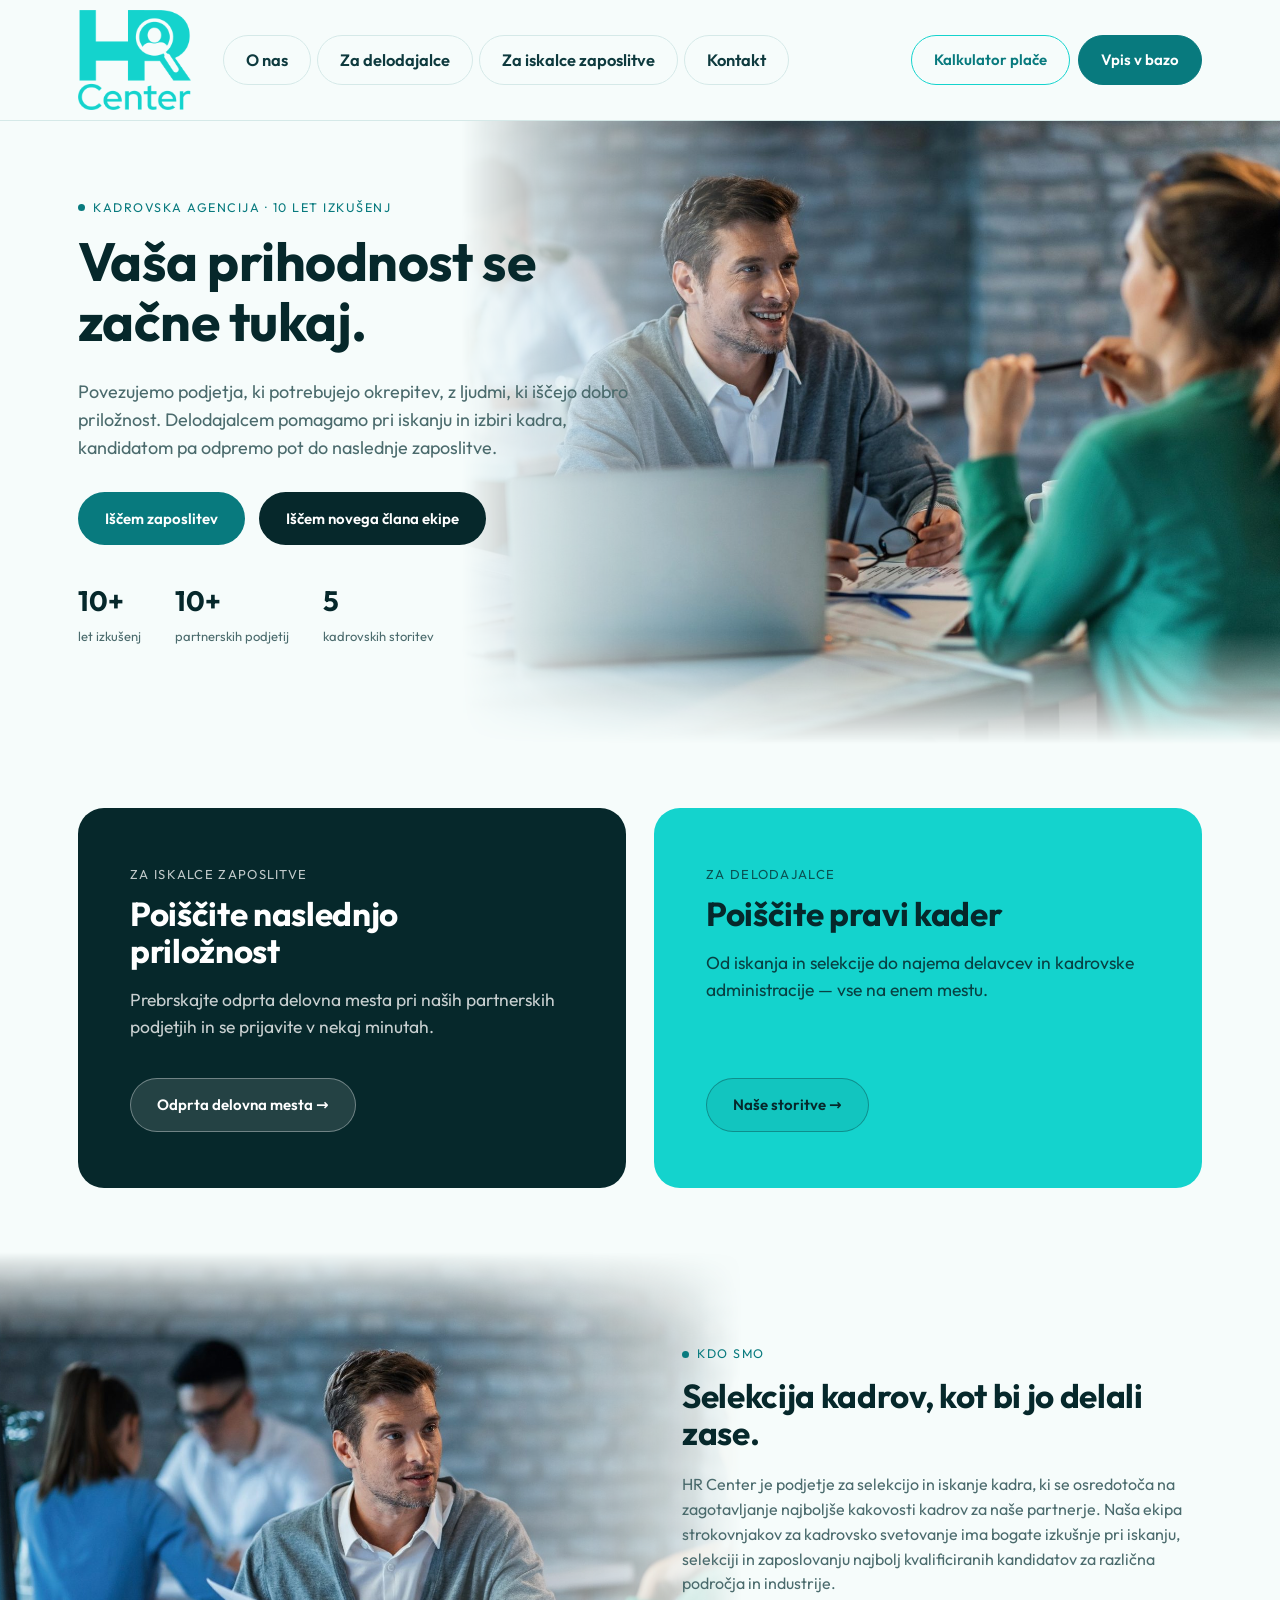
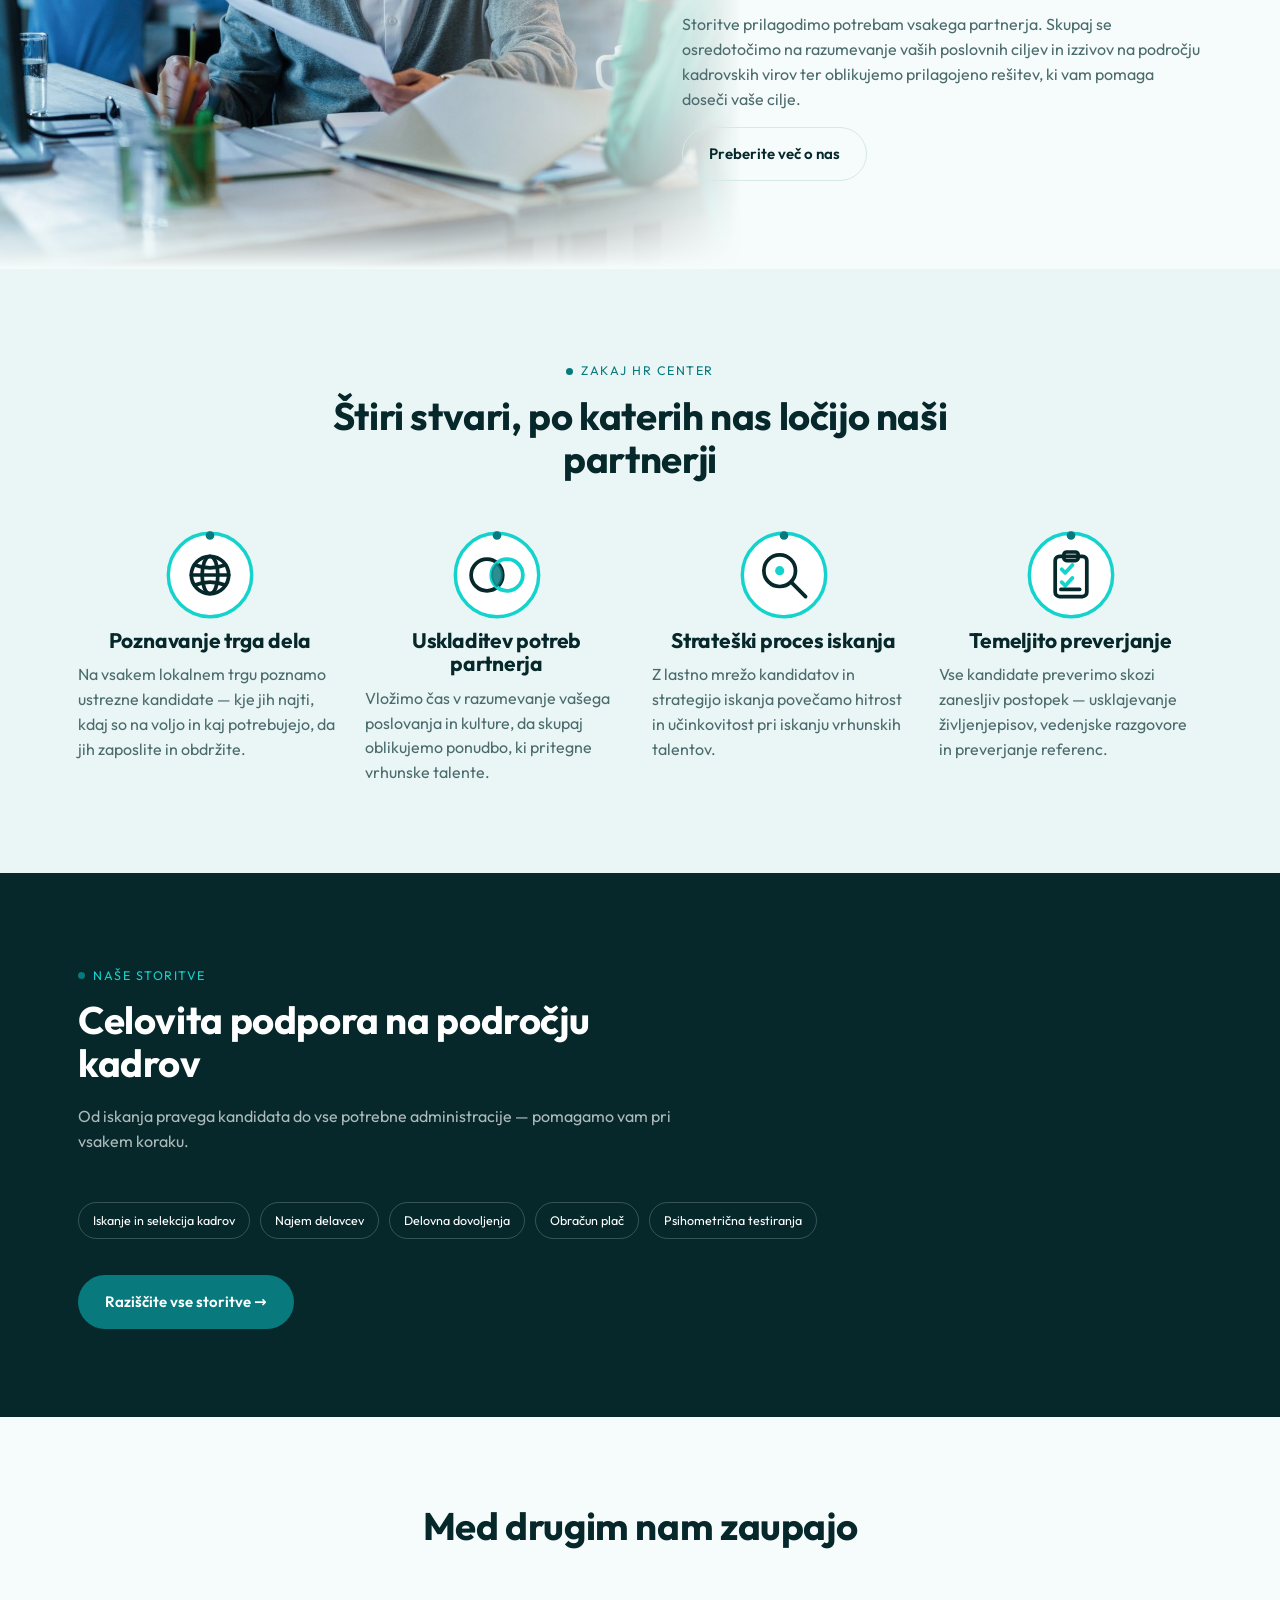
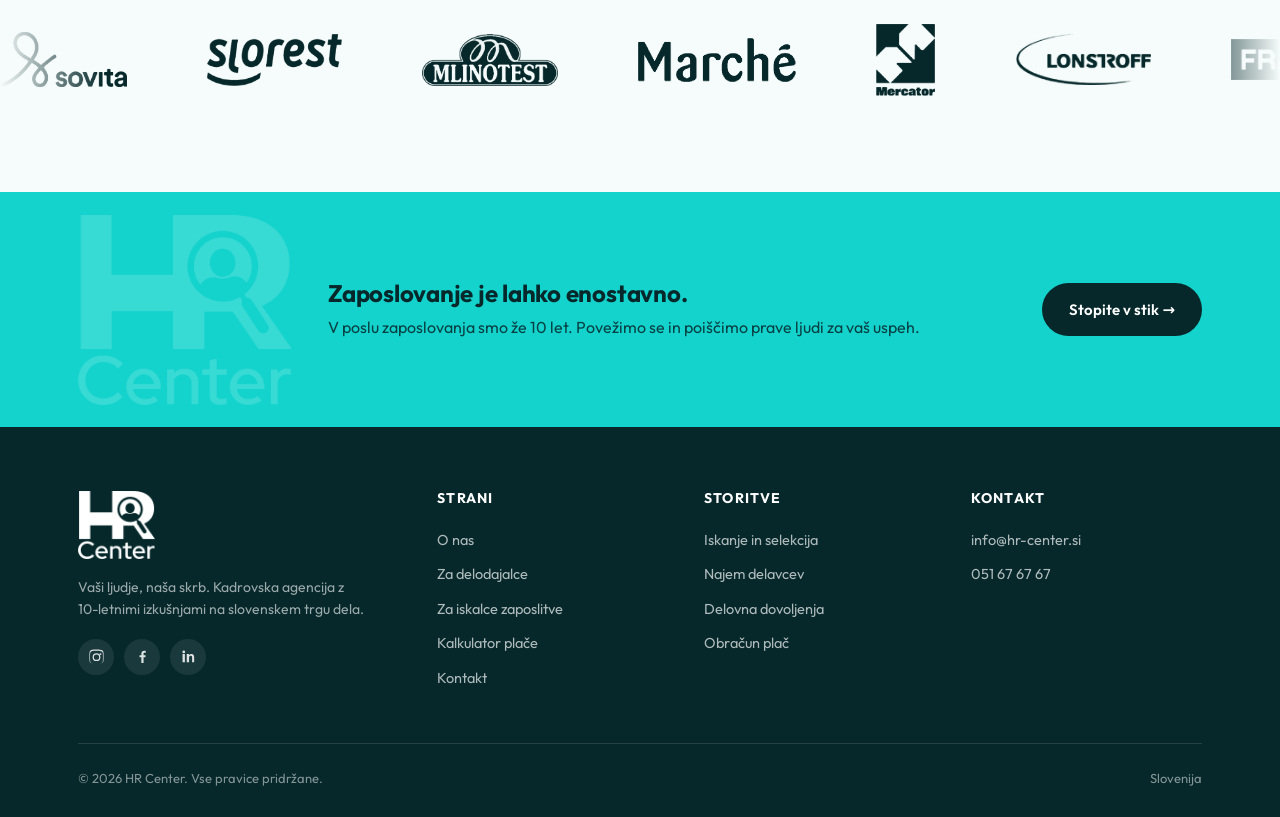
<file: index.html>
<!DOCTYPE html>
<html lang="sl">
<head>
<meta charset="UTF-8">
<meta name="viewport" content="width=device-width, initial-scale=1.0">
<title>HR Center — Kadrovska agencija za iskanje in selekcijo kadrov | Slovenija</title>
<meta name="description" content="HR Center je kadrovska agencija z 10-letnimi izkušnjami na področju iskanja, selekcije in zaposlovanja kadrov v Sloveniji. Prosta delovna mesta in storitve za delodajalce.">
<link rel="icon" href="assets/images/logo.png">
<link rel="preload" href="assets/fonts/outfit-latin-wght-normal.woff2" as="font" type="font/woff2" crossorigin>
<link rel="stylesheet" href="assets/css/style.css?v=20261111v">
<script type="application/ld+json">
{
  "@context": "https://schema.org",
  "@type": "EmploymentAgency",
  "name": "HR Center",
  "description": "Kadrovska agencija za iskanje, selekcijo in zaposlovanje kadrov v Sloveniji.",
  "email": "info@hr-center.si",
  "telephone": "+38651676767",
  "url": "https://hr-center.si/",
  "logo": "https://hr-center.si/assets/images/logo.png",
  "areaServed": "SI",
  "sameAs": [
    "https://www.instagram.com/hr_center_si/",
    "https://www.facebook.com/hrcenter.si/",
    "https://www.linkedin.com/company/hr-center-slovenija/"
  ]
}
</script>
<script type="application/ld+json">
{
  "@context": "https://schema.org",
  "@type": "WebSite",
  "name": "HR Center",
  "url": "https://hr-center.si/",
  "inLanguage": "sl-SI"
}
</script>
<script type="application/ld+json">
{
  "@context": "https://schema.org",
  "@type": "SiteNavigationElement",
  "name": ["O nas", "Za delodajalce", "Prosta delovna mesta", "Kalkulator plače", "Kontakt"],
  "url": [
    "https://hr-center.si/o-nas.html",
    "https://hr-center.si/delodajalci.html",
    "https://hr-center.si/prosta-delovna-mesta.html",
    "https://hr-center.si/kalkulator-place.html",
    "https://hr-center.si/kontakt.html"
  ]
}
</script>
</head>
<body>

<header class="site-header">
  <div class="container">
    <a href="index.html" class="brand">
      <img src="assets/images/logo.png" alt="HR Center">
    </a>
    <nav class="main-nav">
      <a href="o-nas.html" data-page="o-nas.html">O nas</a>
      <a href="delodajalci.html" data-page="delodajalci.html">Za delodajalce</a>
      <a href="prosta-delovna-mesta.html" data-page="prosta-delovna-mesta.html">Za iskalce zaposlitve</a>
      <a href="kontakt.html" data-page="kontakt.html">Kontakt</a>
      <a href="kalkulator-place.html" data-page="kalkulator-place.html" class="nav-mobile-only">Kalkulator plače</a>
    </nav>
    <div class="header-ctas">
      <a href="kalkulator-place.html" class="btn btn-calc">Kalkulator plače</a>
      <a href="prosta-delovna-mesta.html#vpis-v-bazo" class="btn btn-db">Vpis v bazo</a>
      <button class="nav-toggle" aria-label="Odpri meni" aria-expanded="false"><span></span><span></span><span></span></button>
    </div>
  </div>
</header>

<section class="hero">
  <div class="container">
    <div class="hero-copy">
      <div class="eyebrow">Kadrovska agencija · 10 let izkušenj</div>
      <h1>Vaša prihodnost se začne tukaj.</h1>
      <p class="hero-lede">Povezujemo podjetja, ki potrebujejo okrepitev, z ljudmi, ki iščejo dobro priložnost. Delodajalcem pomagamo pri iskanju in izbiri kadra, kandidatom pa odpremo pot do naslednje zaposlitve.</p>
      <div class="hero-ctas">
        <a href="prosta-delovna-mesta.html" class="btn btn-coral">Iščem zaposlitev</a>
        <a href="delodajalci.html" class="btn btn-primary">Iščem novega člana ekipe</a>
      </div>
      <div class="hero-stats">
        <div class="stat"><b>10+</b><span>let izkušenj</span></div>
        <div class="stat"><b>10+</b><span>partnerskih podjetij</span></div>
        <div class="stat"><b>5</b><span>kadrovskih storitev</span></div>
      </div>
    </div>
    <div class="hero-visual">
      <img src="assets/images/photo-hero.jpg" alt="Sproščen pogovor v pisarni o iskanju kadra" width="1800" height="1200" fetchpriority="high">
    </div>
  </div>
</section>

<section class="section-tight">
  <div class="container">
    <div class="path-split">
      <div class="path-card jobseeker">
        <div class="path-tag">Za iskalce zaposlitve</div>
        <h3>Poiščite naslednjo priložnost</h3>
        <p>Prebrskajte odprta delovna mesta pri naših partnerskih podjetjih in se prijavite v nekaj minutah.</p>
        <a href="prosta-delovna-mesta.html" class="btn btn-ghost-light">Odprta delovna mesta →</a>
      </div>
      <div class="path-card employer">
        <div class="path-tag">Za delodajalce</div>
        <h3>Poiščite pravi kader</h3>
        <p>Od iskanja in selekcije do najema delavcev in kadrovske administracije — vse na enem mestu.</p>
        <a href="delodajalci.html" class="btn btn-ghost-light">Naše storitve →</a>
      </div>
    </div>
  </div>
</section>

<section class="about">
  <div class="about-visual">
    <img src="assets/images/photo-kdo-smo.jpg" alt="Sodelavca v pisarni HR Center med pogovorom o prijavi" width="1800" height="1200" loading="lazy">
  </div>
  <div class="container">
    <div class="about-copy">
      <div class="eyebrow">Kdo smo</div>
      <h2>Selekcija kadrov, kot bi jo delali zase.</h2>
      <p>HR Center je podjetje za selekcijo in iskanje kadra, ki se osredotoča na zagotavljanje najboljše kakovosti kadrov za naše partnerje. Naša ekipa strokovnjakov za kadrovsko svetovanje ima bogate izkušnje pri iskanju, selekciji in zaposlovanju najbolj kvalificiranih kandidatov za različna področja in industrije.</p>
      <p>Storitve prilagodimo potrebam vsakega partnerja. Skupaj se osredotočimo na razumevanje vaših poslovnih ciljev in izzivov na področju kadrovskih virov ter oblikujemo prilagojeno rešitev, ki vam pomaga doseči vaše cilje.</p>
      <a href="o-nas.html" class="btn btn-outline">Preberite več o nas</a>
    </div>
  </div>
</section>

<section class="section-pale">
  <div class="container">
    <div class="section-head center">
      <div class="eyebrow">Zakaj HR Center</div>
      <h2>Štiri stvari, po katerih nas ločijo naši partnerji</h2>
    </div>
    <div class="feature-rows">
      <div class="feature-row">
        <div class="icon-badge"><svg viewBox="0 0 64 64"><circle class="badge-ring" cx="32" cy="32" r="29"/><circle class="badge-glyph" cx="32" cy="32" r="13"/><ellipse class="badge-glyph" cx="32" cy="32" rx="5.5" ry="13"/><line class="badge-glyph" x1="19" y1="32" x2="45" y2="32"/><path class="badge-glyph" d="M21.5 25 Q32 29 42.5 25"/><path class="badge-glyph" d="M21.5 39 Q32 35 42.5 39"/><circle class="badge-accent" cx="32" cy="4.5" r="3"/></svg></div>
        <div>
          <h3>Poznavanje trga dela</h3>
          <p>Na vsakem lokalnem trgu poznamo ustrezne kandidate — kje jih najti, kdaj so na voljo in kaj potrebujejo, da jih zaposlite in obdržite.</p>
        </div>
      </div>
      <div class="feature-row">
        <div class="icon-badge"><svg viewBox="0 0 64 64"><circle class="badge-ring" cx="32" cy="32" r="29"/><circle class="badge-glyph" cx="25" cy="32" r="11"/><circle class="badge-glyph" style="stroke:var(--teal)" cx="39" cy="32" r="11"/><path fill="var(--coral)" fill-opacity="0.85" d="M32 23.5 a11 11 0 0 1 0 17 a11 11 0 0 1 0 -17 Z"/><circle class="badge-accent" cx="32" cy="4.5" r="3"/></svg></div>
        <div>
          <h3>Uskladitev potreb partnerja</h3>
          <p>Vložimo čas v razumevanje vašega poslovanja in kulture, da skupaj oblikujemo ponudbo, ki pritegne vrhunske talente.</p>
        </div>
      </div>
      <div class="feature-row">
        <div class="icon-badge"><svg viewBox="0 0 64 64"><circle class="badge-ring" cx="32" cy="32" r="29"/><circle class="badge-glyph" cx="29" cy="29" r="11"/><circle fill="var(--teal)" cx="29" cy="29" r="3.2"/><line class="badge-glyph" x1="37.5" y1="37.5" x2="47" y2="47" stroke-width="3"/><circle class="badge-accent" cx="32" cy="4.5" r="3"/></svg></div>
        <div>
          <h3>Strateški proces iskanja</h3>
          <p>Z lastno mrežo kandidatov in strategijo iskanja povečamo hitrost in učinkovitost pri iskanju vrhunskih talentov.</p>
        </div>
      </div>
      <div class="feature-row">
        <div class="icon-badge"><svg viewBox="0 0 64 64"><circle class="badge-ring" cx="32" cy="32" r="29"/><rect class="badge-glyph" x="21" y="19" width="22" height="28" rx="3"/><rect class="badge-glyph" x="27" y="16" width="10" height="6" rx="2" fill="var(--white)"/><path style="stroke:var(--teal)" class="badge-glyph" d="M25.5 28 L28 30.5 L33 25"/><path style="stroke:var(--teal)" class="badge-glyph" d="M25.5 37 L28 39.5 L33 34"/><line class="badge-glyph" stroke-width="2" x1="25" y1="42" x2="38" y2="42"/><circle class="badge-accent" cx="32" cy="4.5" r="3"/></svg></div>
        <div>
          <h3>Temeljito preverjanje</h3>
          <p>Vse kandidate preverimo skozi zanesljiv postopek — usklajevanje življenjepisov, vedenjske razgovore in preverjanje referenc.</p>
        </div>
      </div>
    </div>
  </div>
</section>

<section class="section-dark">
  <div class="container">
    <div class="section-head">
      <div class="eyebrow" style="color:var(--teal);">Naše storitve</div>
      <h2>Celovita podpora na področju kadrov</h2>
      <p>Od iskanja pravega kandidata do vse potrebne administracije — pomagamo vam pri vsakem koraku.</p>
    </div>
    <div class="pill-list" style="margin-bottom:36px;">
      <span class="pill" style="border-color:rgba(255,255,255,.2); color:#fff;">Iskanje in selekcija kadrov</span>
      <span class="pill" style="border-color:rgba(255,255,255,.2); color:#fff;">Najem delavcev</span>
      <span class="pill" style="border-color:rgba(255,255,255,.2); color:#fff;">Delovna dovoljenja</span>
      <span class="pill" style="border-color:rgba(255,255,255,.2); color:#fff;">Obračun plač</span>
      <span class="pill" style="border-color:rgba(255,255,255,.2); color:#fff;">Psihometrična testiranja</span>
    </div>
    <a href="delodajalci.html" class="btn btn-coral">Raziščite vse storitve →</a>
  </div>
</section>

<section>
  <div class="container">
    <div class="section-head center">
      <h2>Med drugim nam zaupajo</h2>
    </div>
  </div>
  <div class="marquee" aria-label="Podjetja, ki nam zaupajo">
      <div class="marquee-track">
        <ul class="marquee-group">
          <li><span class="plogo sovita" role="img" aria-label="Sovita"></span></li>
          <li><span class="plogo slorest" role="img" aria-label="Slorest"></span></li>
          <li><span class="plogo mlinotest" role="img" aria-label="Mlinotest"></span></li>
          <li><span class="plogo marche" role="img" aria-label="Marché"></span></li>
          <li><span class="plogo mercator" role="img" aria-label="Mercator"></span></li>
          <li><span class="plogo lonstroff" role="img" aria-label="Lonstroff"></span></li>
          <li><span class="plogo fragmat" role="img" aria-label="Fragmat"></span></li>
          <li><span class="plogo weiler" role="img" aria-label="Weiler"></span></li>
          <li><span class="plogo smania" role="img" aria-label="Smania"></span></li>
          <li><span class="plogo intereuropa" role="img" aria-label="Intereuropa"></span></li>
        </ul>
        <ul class="marquee-group" aria-hidden="true">
          <li><span class="plogo sovita" role="img" aria-label="Sovita"></span></li>
          <li><span class="plogo slorest" role="img" aria-label="Slorest"></span></li>
          <li><span class="plogo mlinotest" role="img" aria-label="Mlinotest"></span></li>
          <li><span class="plogo marche" role="img" aria-label="Marché"></span></li>
          <li><span class="plogo mercator" role="img" aria-label="Mercator"></span></li>
          <li><span class="plogo lonstroff" role="img" aria-label="Lonstroff"></span></li>
          <li><span class="plogo fragmat" role="img" aria-label="Fragmat"></span></li>
          <li><span class="plogo weiler" role="img" aria-label="Weiler"></span></li>
          <li><span class="plogo smania" role="img" aria-label="Smania"></span></li>
          <li><span class="plogo intereuropa" role="img" aria-label="Intereuropa"></span></li>
        </ul>
      </div>
    </div>
</section>

<section class="section-teal">
  <img class="brand-watermark" src="assets/images/logo-watermark.png" alt="">
  <div class="container" style="display:flex; justify-content:space-between; align-items:center; flex-wrap:wrap; gap:24px;">
    <div>
      <h2 style="margin-bottom:8px;">Zaposlovanje je lahko enostavno.</h2>
      <p style="margin-bottom:0;">V poslu zaposlovanja smo že 10 let. Povežimo se in poiščimo prave ljudi za vaš uspeh.</p>
    </div>
    <a href="kontakt.html" class="btn" style="background:var(--ink); color:#fff;">Stopite v stik →</a>
  </div>
</section>

<footer class="site-footer">
  <div class="container">
    <div class="footer-grid">
      <div>
        <img src="assets/images/logo.png" alt="HR Center" style="height:68px; margin-bottom:18px; filter:brightness(0) invert(1);">
        <p style="color:rgba(255,255,255,.6); font-size:14px; max-width:32ch;">Vaši ljudje, naša skrb. Kadrovska agencija z 10-letnimi izkušnjami na slovenskem trgu dela.</p>
        <div class="footer-social">
          <a href="https://www.instagram.com/hr_center_si/" aria-label="Instagram" target="_blank" rel="noopener"><svg viewBox="0 0 24 24"><path d="M12 2.2c3.2 0 3.6 0 4.9.1 1.2.1 1.9.3 2.3.4.6.2 1 .5 1.4.9.4.4.7.9.9 1.4.2.4.3 1.1.4 2.3.1 1.3.1 1.7.1 4.9s0 3.6-.1 4.9c-.1 1.2-.3 1.9-.4 2.3-.2.6-.5 1-.9 1.4-.4.4-.9.7-1.4.9-.4.2-1.1.3-2.3.4-1.3.1-1.7.1-4.9.1s-3.6 0-4.9-.1c-1.2-.1-1.9-.3-2.3-.4-.6-.2-1-.5-1.4-.9-.4-.4-.7-.9-.9-1.4-.2-.4-.3-1.1-.4-2.3-.1-1.3-.1-1.7-.1-4.9s0-3.6.1-4.9c.1-1.2.3-1.9.4-2.3.2-.6.5-1 .9-1.4.4-.4.9-.7 1.4-.9.4-.2 1.1-.3 2.3-.4C8.4 2.2 8.8 2.2 12 2.2zm0 1.8c-3.1 0-3.5 0-4.8.1-1 .1-1.6.2-1.9.4-.5.2-.8.4-1.2.7-.3.3-.6.7-.7 1.2-.1.3-.3.9-.4 1.9-.1 1.3-.1 1.7-.1 4.8s0 3.5.1 4.8c.1 1 .2 1.6.4 1.9.2.5.4.8.7 1.2.3.3.7.6 1.2.7.3.1.9.3 1.9.4 1.3.1 1.7.1 4.8.1s3.5 0 4.8-.1c1-.1 1.6-.2 1.9-.4.5-.2.8-.4 1.2-.7.3-.3.6-.7.7-1.2.1-.3.3-.9.4-1.9.1-1.3.1-1.7.1-4.8s0-3.5-.1-4.8c-.1-1-.2-1.6-.4-1.9-.2-.5-.4-.8-.7-1.2-.3-.3-.7-.6-1.2-.7-.3-.1-.9-.3-1.9-.4-1.3-.1-1.7-.1-4.8-.1zm0 3.5a5.5 5.5 0 1 1 0 11 5.5 5.5 0 0 1 0-11zm0 1.8a3.7 3.7 0 1 0 0 7.4 3.7 3.7 0 0 0 0-7.4zm5.7-2a1.3 1.3 0 1 1 0 2.6 1.3 1.3 0 0 1 0-2.6z"/></svg></a>
          <a href="https://www.facebook.com/hrcenter.si/" aria-label="Facebook" target="_blank" rel="noopener"><svg viewBox="0 0 24 24"><path d="M13.5 21v-7.8h2.6l.4-3h-3v-1.9c0-.9.2-1.5 1.5-1.5h1.6V4.1c-.3 0-1.2-.1-2.3-.1-2.3 0-3.9 1.4-3.9 4v2.2H7.8v3h2.6V21h3.1z"/></svg></a>
          <a href="https://www.linkedin.com/company/hr-center-slovenija/" aria-label="LinkedIn" target="_blank" rel="noopener"><svg viewBox="0 0 24 24"><path d="M6.9 8.6H3.6V20h3.3V8.6zM5.3 3.6a1.9 1.9 0 1 0 0 3.8 1.9 1.9 0 0 0 0-3.8zM20.4 20h-3.3v-5.9c0-1.4 0-3.2-2-3.2s-2.3 1.5-2.3 3.1V20H9.5V8.6h3.2v1.6h.1c.4-.8 1.5-1.7 3.2-1.7 3.4 0 4 2.2 4 5.1V20z"/></svg></a>
        </div>
      </div>
      <div>
        <h4>Strani</h4>
        <a href="o-nas.html">O nas</a>
        <a href="delodajalci.html">Za delodajalce</a>
        <a href="prosta-delovna-mesta.html">Za iskalce zaposlitve</a>
        <a href="kalkulator-place.html">Kalkulator plače</a>
        <a href="kontakt.html">Kontakt</a>
      </div>
      <div>
        <h4>Storitve</h4>
        <a href="delodajalci.html#storitve">Iskanje in selekcija</a>
        <a href="delodajalci.html#storitve">Najem delavcev</a>
        <a href="delodajalci.html#storitve">Delovna dovoljenja</a>
        <a href="delodajalci.html#storitve">Obračun plač</a>
      </div>
      <div>
        <h4>Kontakt</h4>
        <a href="mailto:info@hr-center.si">info@hr-center.si</a>
        <a href="tel:+38651676767">051 67 67 67</a>
      </div>
    </div>
    <div class="footer-bottom">
      <span>© <span id="year"></span> HR Center. Vse pravice pridržane.</span>
      <span>Slovenija</span>
    </div>
  </div>
</footer>

<script src="assets/js/jobs-data.js?v=20261113"></script>
<script src="assets/js/main.js?v=20261117"></script>
<script>document.getElementById('year').textContent = new Date().getFullYear();</script>
</body>
</html>
</file>
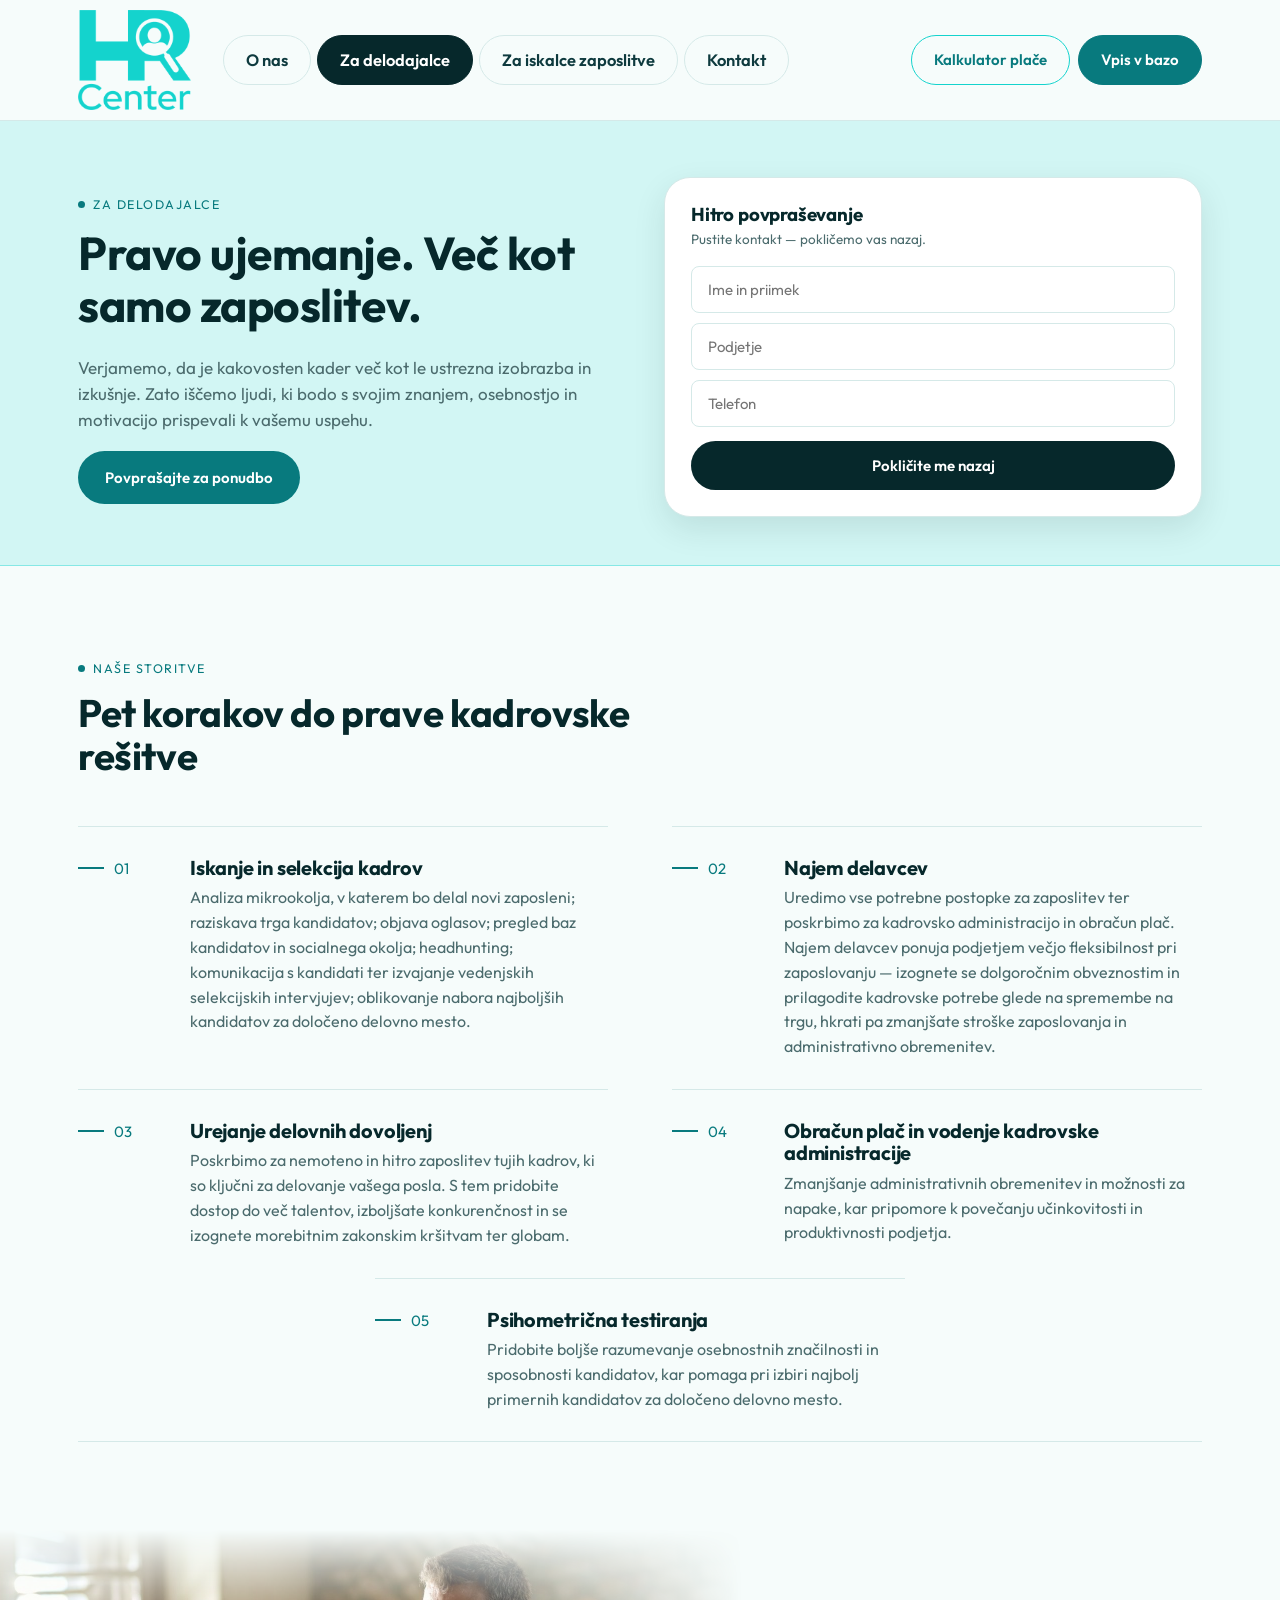
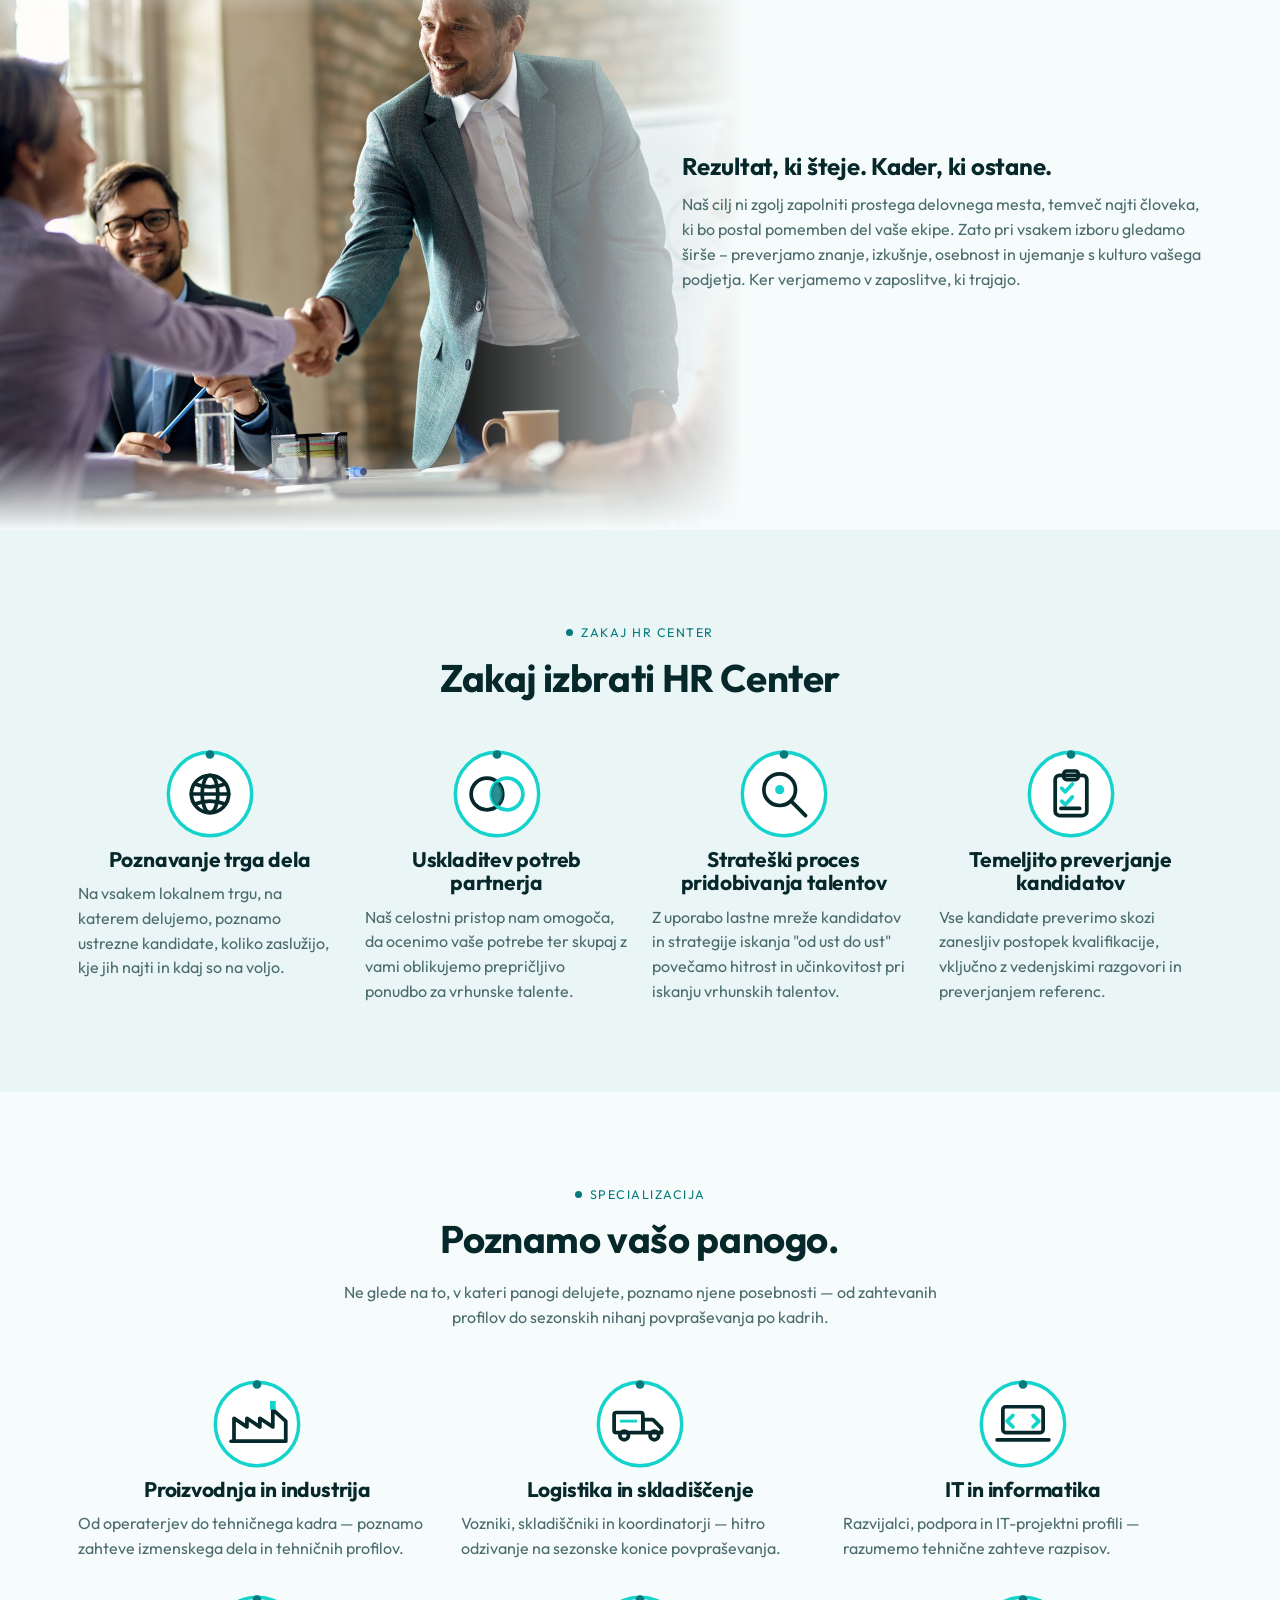
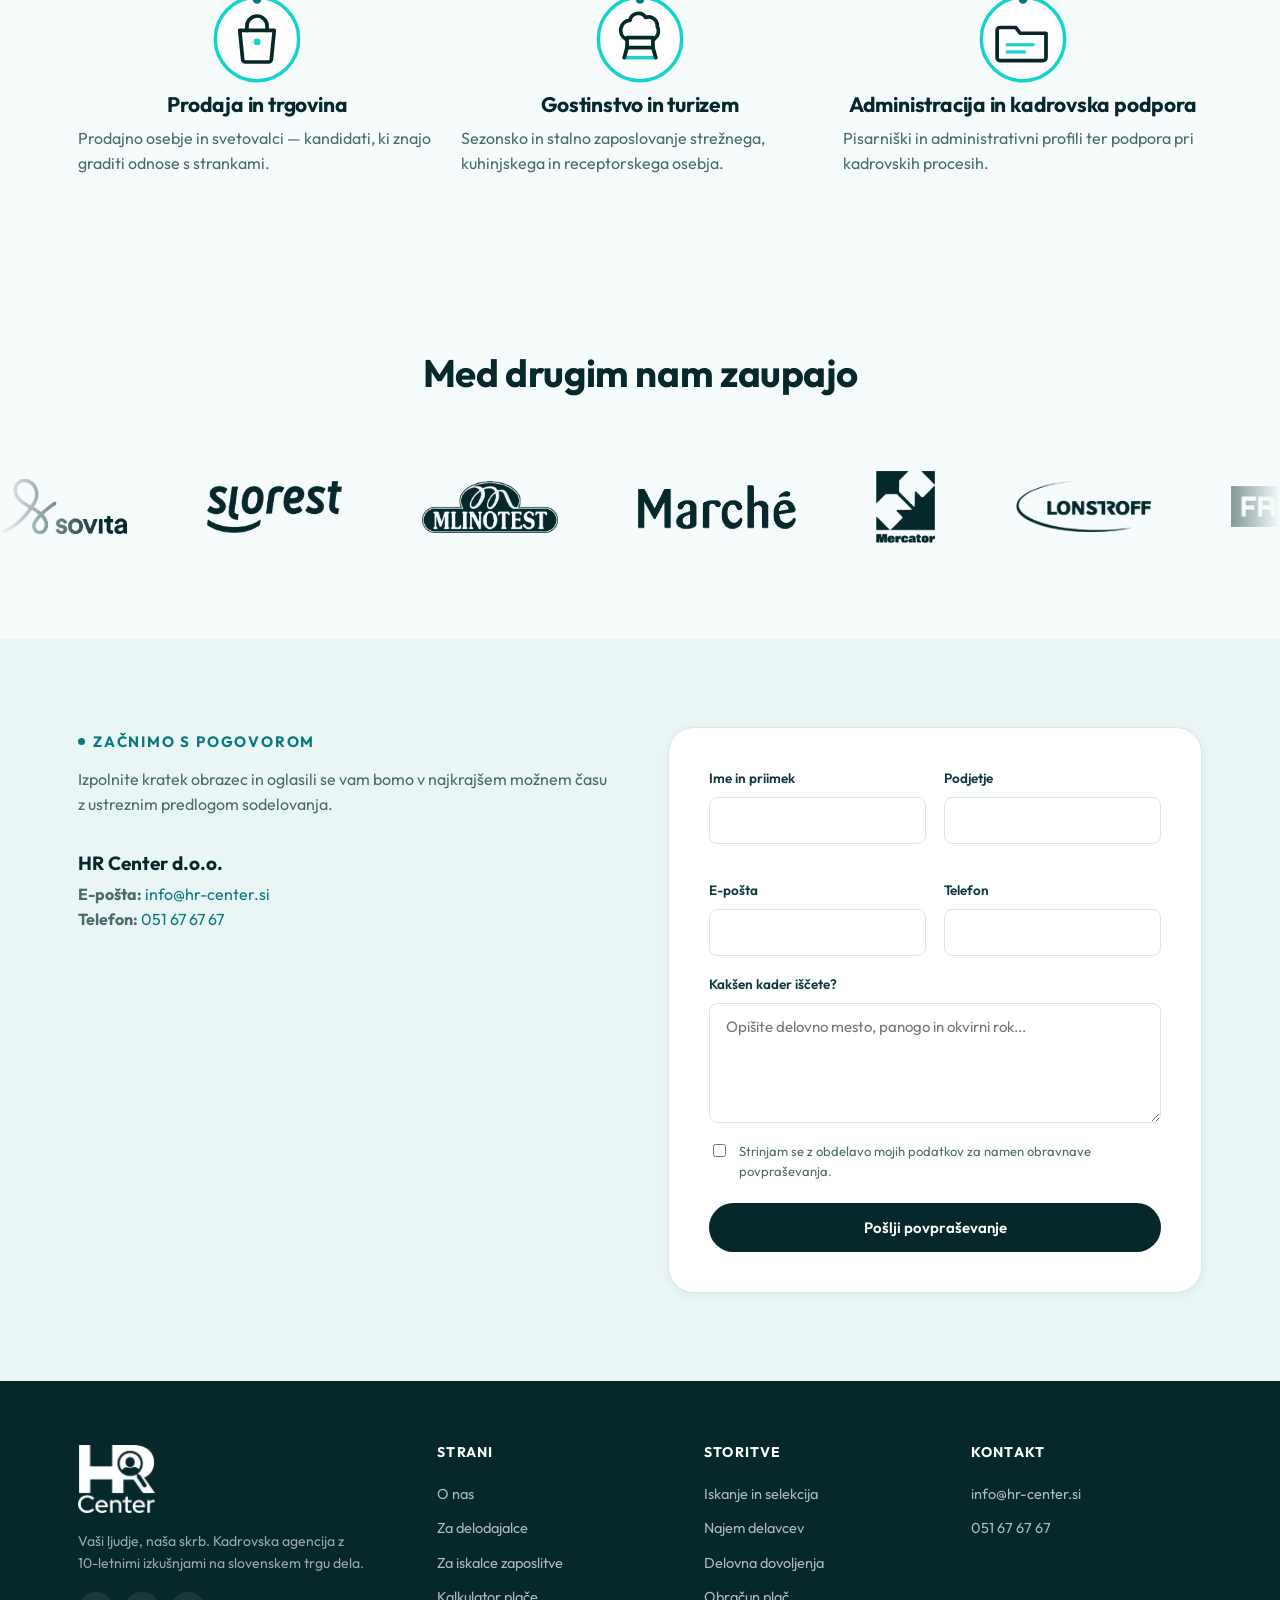
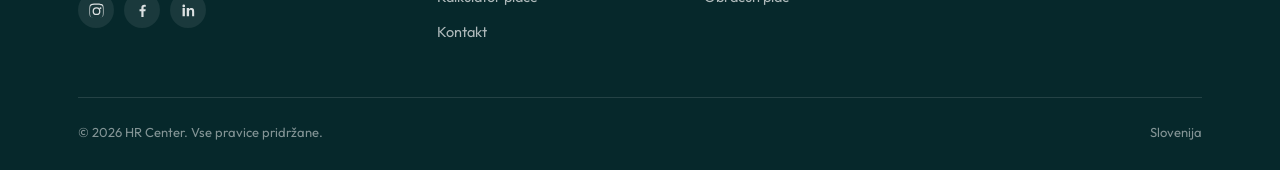
<file: delodajalci.html>
<!DOCTYPE html>
<html lang="sl">
<head>
<meta charset="UTF-8">
<meta name="viewport" content="width=device-width, initial-scale=1.0">
<title>Za delodajalce — Storitve iskanja in selekcije kadrov | HR Center</title>
<meta name="description" content="HR Center za delodajalce: iskanje in selekcija kadrov, najem delavcev, urejanje delovnih dovoljenj, obračun plač in psihometrična testiranja.">
<link rel="icon" href="assets/images/logo.png">
<link rel="preload" href="assets/fonts/outfit-latin-wght-normal.woff2" as="font" type="font/woff2" crossorigin>
<link rel="stylesheet" href="assets/css/style.css?v=20261111v">
</head>
<body>

<header class="site-header">
  <div class="container">
    <a href="index.html" class="brand"><img src="assets/images/logo.png" alt="HR Center"></a>
    <nav class="main-nav">
      <a href="o-nas.html" data-page="o-nas.html">O nas</a>
      <a href="delodajalci.html" data-page="delodajalci.html">Za delodajalce</a>
      <a href="prosta-delovna-mesta.html" data-page="prosta-delovna-mesta.html">Za iskalce zaposlitve</a>
      <a href="kontakt.html" data-page="kontakt.html">Kontakt</a>
      <a href="kalkulator-place.html" data-page="kalkulator-place.html" class="nav-mobile-only">Kalkulator plače</a>
    </nav>
    <div class="header-ctas">
      <a href="kalkulator-place.html" class="btn btn-calc">Kalkulator plače</a>
      <a href="prosta-delovna-mesta.html#vpis-v-bazo" class="btn btn-db">Vpis v bazo</a>
      <button class="nav-toggle" aria-label="Odpri meni" aria-expanded="false"><span></span><span></span><span></span></button>
    </div>
  </div>
</header>

<div class="page-hero tint">
  <div class="container grid-2" style="align-items:center; gap:48px;">
    <div>
      <div class="eyebrow">Za delodajalce</div>
      <h1 class="hero-claim">Pravo ujemanje. Več kot samo zaposlitev.</h1>
      <p>Verjamemo, da je kakovosten kader več kot le ustrezna izobrazba in izkušnje. Zato iščemo ljudi, ki bodo s svojim znanjem, osebnostjo in motivacijo prispevali k vašemu uspehu.</p>
      <a href="#kontakt" class="btn btn-coral">Povprašajte za ponudbo</a>
    </div>
    <div class="quick-form-card">
      <h3 style="margin-bottom:4px;">Hitro povpraševanje</h3>
      <p style="font-size:13.5px; margin-bottom:16px;">Pustite kontakt — pokličemo vas nazaj.</p>
      <form name="hitro-povprasevanje" method="POST" data-netlify="true" netlify-honeypot="bot-field" data-netlify-ajax="true">
        <input type="hidden" name="form-name" value="hitro-povprasevanje">
        <p class="hidden" style="display:none;"><label>Ne izpolnjujte: <input name="bot-field"></label></p>
        <div class="field" style="margin-bottom:10px;">
          <input type="text" name="ime" placeholder="Ime in priimek" required>
        </div>
        <div class="field" style="margin-bottom:10px;">
          <input type="text" name="podjetje" placeholder="Podjetje" required>
        </div>
        <div class="field" style="margin-bottom:14px;">
          <input type="tel" name="telefon" placeholder="Telefon" required>
        </div>
        <button type="submit" class="btn btn-primary btn-block">Pokličite me nazaj</button>
        <div class="form-status"></div>
      </form>
    </div>
  </div>
</div>

<section id="storitve">
  <div class="container">
    <div class="section-head">
      <div class="eyebrow">Naše storitve</div>
      <h2>Pet korakov do prave kadrovske rešitve</h2>
    </div>

    <div class="service-grid">
    <div class="service-row">
      <div class="service-num">01</div>
      <div>
        <h3>Iskanje in selekcija kadrov</h3>
        <p>Analiza mikrookolja, v katerem bo delal novi zaposleni; raziskava trga kandidatov; objava oglasov; pregled baz kandidatov in socialnega okolja; headhunting; komunikacija s kandidati ter izvajanje vedenjskih selekcijskih intervjujev; oblikovanje nabora najboljših kandidatov za določeno delovno mesto.</p>
      </div>
    </div>
    <div class="service-row">
      <div class="service-num">02</div>
      <div>
        <h3>Najem delavcev</h3>
        <p>Uredimo vse potrebne postopke za zaposlitev ter poskrbimo za kadrovsko administracijo in obračun plač. Najem delavcev ponuja podjetjem večjo fleksibilnost pri zaposlovanju — izognete se dolgoročnim obveznostim in prilagodite kadrovske potrebe glede na spremembe na trgu, hkrati pa zmanjšate stroške zaposlovanja in administrativno obremenitev.</p>
      </div>
    </div>
    <div class="service-row">
      <div class="service-num">03</div>
      <div>
        <h3>Urejanje delovnih dovoljenj</h3>
        <p>Poskrbimo za nemoteno in hitro zaposlitev tujih kadrov, ki so ključni za delovanje vašega posla. S tem pridobite dostop do več talentov, izboljšate konkurenčnost in se izognete morebitnim zakonskim kršitvam ter globam.</p>
      </div>
    </div>
    <div class="service-row">
      <div class="service-num">04</div>
      <div>
        <h3>Obračun plač in vodenje kadrovske administracije</h3>
        <p>Zmanjšanje administrativnih obremenitev in možnosti za napake, kar pripomore k povečanju učinkovitosti in produktivnosti podjetja.</p>
      </div>
    </div>
    <div class="service-row">
      <div class="service-num">05</div>
      <div>
        <h3>Psihometrična testiranja</h3>
        <p>Pridobite boljše razumevanje osebnostnih značilnosti in sposobnosti kandidatov, kar pomaga pri izbiri najbolj primernih kandidatov za določeno delovno mesto.</p>
      </div>
    </div>
    </div>
  </div>
</section>

<section class="blend">
  <div class="blend-visual left">
    <img src="assets/images/photo-delodajalci-rukovanje.jpg" alt="Stisk roke ob sklenitvi dogovora na sestanku" style="object-position:60% 40%" width="1800" height="1200" loading="lazy">
  </div>
  <div class="container">
    <div class="blend-copy push-right">
      <h2>Rezultat, ki šteje. Kader, ki ostane.</h2>
      <p>Naš cilj ni zgolj zapolniti prostega delovnega mesta, temveč najti človeka, ki bo postal pomemben del vaše ekipe. Zato pri vsakem izboru gledamo širše – preverjamo znanje, izkušnje, osebnost in ujemanje s kulturo vašega podjetja. Ker verjamemo v zaposlitve, ki trajajo.</p>
    </div>
  </div>
</section>

<section class="section-pale">
  <div class="container">
    <div class="section-head center">
      <div class="eyebrow">Zakaj HR Center</div>
      <h2>Zakaj izbrati HR Center</h2>
    </div>
    <div class="feature-rows">
      <div class="feature-row">
        <div class="icon-badge"><svg viewBox="0 0 64 64"><circle class="badge-ring" cx="32" cy="32" r="29"/><circle class="badge-glyph" cx="32" cy="32" r="13"/><ellipse class="badge-glyph" cx="32" cy="32" rx="5.5" ry="13"/><line class="badge-glyph" x1="19" y1="32" x2="45" y2="32"/><path class="badge-glyph" d="M21.5 25 Q32 29 42.5 25"/><path class="badge-glyph" d="M21.5 39 Q32 35 42.5 39"/><circle class="badge-accent" cx="32" cy="4.5" r="3"/></svg></div>
        <div>
          <h3>Poznavanje trga dela</h3>
          <p>Na vsakem lokalnem trgu, na katerem delujemo, poznamo ustrezne kandidate, koliko zaslužijo, kje jih najti in kdaj so na voljo.</p>
        </div>
      </div>
      <div class="feature-row">
        <div class="icon-badge"><svg viewBox="0 0 64 64"><circle class="badge-ring" cx="32" cy="32" r="29"/><circle class="badge-glyph" cx="25" cy="32" r="11"/><circle class="badge-glyph" style="stroke:var(--teal)" cx="39" cy="32" r="11"/><path fill="var(--coral)" fill-opacity="0.85" d="M32 23.5 a11 11 0 0 1 0 17 a11 11 0 0 1 0 -17 Z"/><circle class="badge-accent" cx="32" cy="4.5" r="3"/></svg></div>
        <div>
          <h3>Uskladitev potreb partnerja</h3>
          <p>Naš celostni pristop nam omogoča, da ocenimo vaše potrebe ter skupaj z vami oblikujemo prepričljivo ponudbo za vrhunske talente.</p>
        </div>
      </div>
      <div class="feature-row">
        <div class="icon-badge"><svg viewBox="0 0 64 64"><circle class="badge-ring" cx="32" cy="32" r="29"/><circle class="badge-glyph" cx="29" cy="29" r="11"/><circle fill="var(--teal)" cx="29" cy="29" r="3.2"/><line class="badge-glyph" x1="37.5" y1="37.5" x2="47" y2="47" stroke-width="3"/><circle class="badge-accent" cx="32" cy="4.5" r="3"/></svg></div>
        <div>
          <h3>Strateški proces pridobivanja talentov</h3>
          <p>Z uporabo lastne mreže kandidatov in strategije iskanja "od ust do ust" povečamo hitrost in učinkovitost pri iskanju vrhunskih talentov.</p>
        </div>
      </div>
      <div class="feature-row">
        <div class="icon-badge"><svg viewBox="0 0 64 64"><circle class="badge-ring" cx="32" cy="32" r="29"/><rect class="badge-glyph" x="21" y="19" width="22" height="28" rx="3"/><rect class="badge-glyph" x="27" y="16" width="10" height="6" rx="2" fill="var(--white)"/><path style="stroke:var(--teal)" class="badge-glyph" d="M25.5 28 L28 30.5 L33 25"/><path style="stroke:var(--teal)" class="badge-glyph" d="M25.5 37 L28 39.5 L33 34"/><line class="badge-glyph" stroke-width="2" x1="25" y1="42" x2="38" y2="42"/><circle class="badge-accent" cx="32" cy="4.5" r="3"/></svg></div>
        <div>
          <h3>Temeljito preverjanje kandidatov</h3>
          <p>Vse kandidate preverimo skozi zanesljiv postopek kvalifikacije, vključno z vedenjskimi razgovori in preverjanjem referenc.</p>
        </div>
      </div>
    </div>
  </div>
</section>

<section>
  <div class="container">
    <div class="section-head center">
      <div class="eyebrow">Specializacija</div>
      <h2>Poznamo vašo panogo.</h2>
      <p style="max-width:60ch; margin:0 auto;">Ne glede na to, v kateri panogi delujete, poznamo njene posebnosti — od zahtevanih profilov do sezonskih nihanj povpraševanja po kadrih.</p>
    </div>
    <div class="feature-rows cols-3">
      <div class="feature-row">
        <div class="icon-badge"><svg viewBox="0 0 64 64"><circle class="badge-ring" cx="32" cy="32" r="29"/><path class="badge-glyph" fill="none" stroke-linejoin="round" d="M16 44V28l9 6v-6l9 6v-6l9 6V22l9 8v14z"/><line class="badge-glyph" x1="14" y1="44" x2="50" y2="44"/><rect fill="var(--teal)" x="41" y="16" width="4" height="6"/><circle class="badge-accent" cx="32" cy="4.5" r="3"/></svg></div>
        <div><h3>Proizvodnja in industrija</h3><p>Od operaterjev do tehničnega kadra — poznamo zahteve izmenskega dela in tehničnih profilov.</p></div>
      </div>
      <div class="feature-row">
        <div class="icon-badge"><svg viewBox="0 0 64 64"><circle class="badge-ring" cx="32" cy="32" r="29"/><rect class="badge-glyph" x="14" y="24" width="20" height="14" rx="1.5"/><path class="badge-glyph" style="stroke-linejoin:round" d="M34 29h7l6 6v3h-13z"/><circle fill="var(--white)" class="badge-glyph" cx="21" cy="40" r="3"/><circle fill="var(--white)" class="badge-glyph" cx="42" cy="40" r="3"/><line style="stroke:var(--teal)" x1="18" y1="30" x2="30" y2="30" stroke-width="2"/><circle class="badge-accent" cx="32" cy="4.5" r="3"/></svg></div>
        <div><h3>Logistika in skladiščenje</h3><p>Vozniki, skladiščniki in koordinatorji — hitro odzivanje na sezonske konice povpraševanja.</p></div>
      </div>
      <div class="feature-row">
        <div class="icon-badge"><svg viewBox="0 0 64 64"><circle class="badge-ring" cx="32" cy="32" r="29"/><rect class="badge-glyph" x="18" y="20" width="28" height="18" rx="2"/><path style="stroke:var(--teal)" class="badge-glyph" stroke-width="2.2" d="M25 26l-4 4 4 4"/><path style="stroke:var(--teal)" class="badge-glyph" stroke-width="2.2" d="M39 26l4 4-4 4"/><line class="badge-glyph" x1="14" y1="43" x2="50" y2="43"/><circle class="badge-accent" cx="32" cy="4.5" r="3"/></svg></div>
        <div><h3>IT in informatika</h3><p>Razvijalci, podpora in IT-projektni profili — razumemo tehnične zahteve razpisov.</p></div>
      </div>
      <div class="feature-row">
        <div class="icon-badge"><svg viewBox="0 0 64 64"><circle class="badge-ring" cx="32" cy="32" r="29"/><path class="badge-glyph" style="stroke-linejoin:round" d="M20 26h24l-2 20a2 2 0 0 1-2 2H24a2 2 0 0 1-2-2z"/><path class="badge-glyph" d="M25 26v-3a7 7 0 0 1 14 0v3"/><circle fill="var(--teal)" cx="32" cy="34" r="2.4"/><circle class="badge-accent" cx="32" cy="4.5" r="3"/></svg></div>
        <div><h3>Prodaja in trgovina</h3><p>Prodajno osebje in svetovalci — kandidati, ki znajo graditi odnose s strankami.</p></div>
      </div>
      <div class="feature-row">
        <div class="icon-badge"><svg viewBox="0 0 64 64"><circle class="badge-ring" cx="32" cy="32" r="29"/><path class="badge-glyph" style="stroke-linejoin:round" stroke-width="2.3" d="M22 32a7 7 0 0 1 3-13 6 6 0 0 1 11 -2 6 6 0 0 1 8 6 7 7 0 0 1 -2 9"/><rect class="badge-glyph" stroke-width="2.3" x="23" y="31" width="18" height="7"/><line style="stroke:var(--teal)" x1="21" y1="45" x2="43" y2="45" stroke-width="2.4"/><line class="badge-glyph" stroke-width="2.2" x1="23" y1="38" x2="21" y2="45"/><line class="badge-glyph" stroke-width="2.2" x1="41" y1="38" x2="43" y2="45"/><circle class="badge-accent" cx="32" cy="4.5" r="3"/></svg></div>
        <div><h3>Gostinstvo in turizem</h3><p>Sezonsko in stalno zaposlovanje strežnega, kuhinjskega in receptorskega osebja.</p></div>
      </div>
      <div class="feature-row">
        <div class="icon-badge"><svg viewBox="0 0 64 64"><circle class="badge-ring" cx="32" cy="32" r="29"/><path class="badge-glyph" style="stroke-linejoin:round" d="M16 24h11l3 4h18v17a2 2 0 0 1-2 2H16a2 2 0 0 1-2-2V26a2 2 0 0 1 2-2z"/><line style="stroke:var(--teal)" x1="20" y1="36" x2="40" y2="36" stroke-width="2.2"/><line style="stroke:var(--teal)" x1="20" y1="41" x2="34" y2="41" stroke-width="2.2"/><circle class="badge-accent" cx="32" cy="4.5" r="3"/></svg></div>
        <div><h3>Administracija in kadrovska podpora</h3><p>Pisarniški in administrativni profili ter podpora pri kadrovskih procesih.</p></div>
      </div>
    </div>
  </div>
</section>

<section>
  <div class="container">
    <div class="section-head center">
      <h2>Med drugim nam zaupajo</h2>
    </div>
  </div>
  <div class="marquee" aria-label="Podjetja, ki nam zaupajo">
      <div class="marquee-track">
        <ul class="marquee-group">
          <li><span class="plogo sovita" role="img" aria-label="Sovita"></span></li>
          <li><span class="plogo slorest" role="img" aria-label="Slorest"></span></li>
          <li><span class="plogo mlinotest" role="img" aria-label="Mlinotest"></span></li>
          <li><span class="plogo marche" role="img" aria-label="Marché"></span></li>
          <li><span class="plogo mercator" role="img" aria-label="Mercator"></span></li>
          <li><span class="plogo lonstroff" role="img" aria-label="Lonstroff"></span></li>
          <li><span class="plogo fragmat" role="img" aria-label="Fragmat"></span></li>
          <li><span class="plogo weiler" role="img" aria-label="Weiler"></span></li>
          <li><span class="plogo smania" role="img" aria-label="Smania"></span></li>
          <li><span class="plogo intereuropa" role="img" aria-label="Intereuropa"></span></li>
        </ul>
        <ul class="marquee-group" aria-hidden="true">
          <li><span class="plogo sovita" role="img" aria-label="Sovita"></span></li>
          <li><span class="plogo slorest" role="img" aria-label="Slorest"></span></li>
          <li><span class="plogo mlinotest" role="img" aria-label="Mlinotest"></span></li>
          <li><span class="plogo marche" role="img" aria-label="Marché"></span></li>
          <li><span class="plogo mercator" role="img" aria-label="Mercator"></span></li>
          <li><span class="plogo lonstroff" role="img" aria-label="Lonstroff"></span></li>
          <li><span class="plogo fragmat" role="img" aria-label="Fragmat"></span></li>
          <li><span class="plogo weiler" role="img" aria-label="Weiler"></span></li>
          <li><span class="plogo smania" role="img" aria-label="Smania"></span></li>
          <li><span class="plogo intereuropa" role="img" aria-label="Intereuropa"></span></li>
        </ul>
      </div>
    </div>
</section>

<section id="kontakt" class="section-pale">
  <div class="container grid-2" style="align-items:flex-start; gap:56px;">
    <div>
      <div class="eyebrow eyebrow-bold">Začnimo s pogovorom</div>
      <p>Izpolnite kratek obrazec in oglasili se vam bomo v najkrajšem možnem času z ustreznim predlogom sodelovanja.</p>
      <p class="company-name">HR Center d.o.o.</p>
      <p style="margin-top:0;"><strong>E-pošta:</strong> <a href="mailto:info@hr-center.si" style="color:var(--teal-dark);">info@hr-center.si</a><br>
      <strong>Telefon:</strong> <a href="tel:+38651676767" style="color:var(--teal-dark);">051 67 67 67</a></p>
    </div>
    <div class="form-card">
      <form name="povprasevanje-delodajalci" method="POST" data-netlify="true" netlify-honeypot="bot-field" data-netlify-ajax="true">
        <input type="hidden" name="form-name" value="povprasevanje-delodajalci">
        <p class="hidden" style="display:none;"><label>Ne izpolnjujte: <input name="bot-field"></label></p>

        <div class="form-grid">
          <div class="field">
            <label for="ed-ime">Ime in priimek</label>
            <input type="text" id="ed-ime" name="ime" required>
          </div>
          <div class="field">
            <label for="ed-podjetje">Podjetje</label>
            <input type="text" id="ed-podjetje" name="podjetje" required>
          </div>
          <div class="field">
            <label for="ed-email">E-pošta</label>
            <input type="email" id="ed-email" name="email" required>
          </div>
          <div class="field">
            <label for="ed-telefon">Telefon</label>
            <input type="tel" id="ed-telefon" name="telefon">
          </div>
        </div>
        <div class="field full">
          <label for="ed-sporocilo">Kakšen kader iščete?</label>
          <textarea id="ed-sporocilo" name="sporocilo" required placeholder="Opišite delovno mesto, panogo in okvirni rok..."></textarea>
        </div>

        <label class="consent">
          <input type="checkbox" required>
          <span>Strinjam se z obdelavo mojih podatkov za namen obravnave povpraševanja.</span>
        </label>

        <button type="submit" class="btn btn-primary btn-block">Pošlji povpraševanje</button>
        <div class="form-status"></div>
      </form>
    </div>
  </div>
</section>

<footer class="site-footer">
  <div class="container">
    <div class="footer-grid">
      <div>
        <img src="assets/images/logo.png" alt="HR Center" style="height:68px; margin-bottom:18px; filter:brightness(0) invert(1);">
        <p style="color:rgba(255,255,255,.6); font-size:14px; max-width:32ch;">Vaši ljudje, naša skrb. Kadrovska agencija z 10-letnimi izkušnjami na slovenskem trgu dela.</p>
        <div class="footer-social">
          <a href="https://www.instagram.com/hr_center_si/" aria-label="Instagram" target="_blank" rel="noopener"><svg viewBox="0 0 24 24"><path d="M12 2.2c3.2 0 3.6 0 4.9.1 1.2.1 1.9.3 2.3.4.6.2 1 .5 1.4.9.4.4.7.9.9 1.4.2.4.3 1.1.4 2.3.1 1.3.1 1.7.1 4.9s0 3.6-.1 4.9c-.1 1.2-.3 1.9-.4 2.3-.2.6-.5 1-.9 1.4-.4.4-.9.7-1.4.9-.4.2-1.1.3-2.3.4-1.3.1-1.7.1-4.9.1s-3.6 0-4.9-.1c-1.2-.1-1.9-.3-2.3-.4-.6-.2-1-.5-1.4-.9-.4-.4-.7-.9-.9-1.4-.2-.4-.3-1.1-.4-2.3-.1-1.3-.1-1.7-.1-4.9s0-3.6.1-4.9c.1-1.2.3-1.9.4-2.3.2-.6.5-1 .9-1.4.4-.4.9-.7 1.4-.9.4-.2 1.1-.3 2.3-.4C8.4 2.2 8.8 2.2 12 2.2zm0 1.8c-3.1 0-3.5 0-4.8.1-1 .1-1.6.2-1.9.4-.5.2-.8.4-1.2.7-.3.3-.6.7-.7 1.2-.1.3-.3.9-.4 1.9-.1 1.3-.1 1.7-.1 4.8s0 3.5.1 4.8c.1 1 .2 1.6.4 1.9.2.5.4.8.7 1.2.3.3.7.6 1.2.7.3.1.9.3 1.9.4 1.3.1 1.7.1 4.8.1s3.5 0 4.8-.1c1-.1 1.6-.2 1.9-.4.5-.2.8-.4 1.2-.7.3-.3.6-.7.7-1.2.1-.3.3-.9.4-1.9.1-1.3.1-1.7.1-4.8s0-3.5-.1-4.8c-.1-1-.2-1.6-.4-1.9-.2-.5-.4-.8-.7-1.2-.3-.3-.7-.6-1.2-.7-.3-.1-.9-.3-1.9-.4-1.3-.1-1.7-.1-4.8-.1zm0 3.5a5.5 5.5 0 1 1 0 11 5.5 5.5 0 0 1 0-11zm0 1.8a3.7 3.7 0 1 0 0 7.4 3.7 3.7 0 0 0 0-7.4zm5.7-2a1.3 1.3 0 1 1 0 2.6 1.3 1.3 0 0 1 0-2.6z"/></svg></a>
          <a href="https://www.facebook.com/hrcenter.si/" aria-label="Facebook" target="_blank" rel="noopener"><svg viewBox="0 0 24 24"><path d="M13.5 21v-7.8h2.6l.4-3h-3v-1.9c0-.9.2-1.5 1.5-1.5h1.6V4.1c-.3 0-1.2-.1-2.3-.1-2.3 0-3.9 1.4-3.9 4v2.2H7.8v3h2.6V21h3.1z"/></svg></a>
          <a href="https://www.linkedin.com/company/hr-center-slovenija/" aria-label="LinkedIn" target="_blank" rel="noopener"><svg viewBox="0 0 24 24"><path d="M6.9 8.6H3.6V20h3.3V8.6zM5.3 3.6a1.9 1.9 0 1 0 0 3.8 1.9 1.9 0 0 0 0-3.8zM20.4 20h-3.3v-5.9c0-1.4 0-3.2-2-3.2s-2.3 1.5-2.3 3.1V20H9.5V8.6h3.2v1.6h.1c.4-.8 1.5-1.7 3.2-1.7 3.4 0 4 2.2 4 5.1V20z"/></svg></a>
        </div>
      </div>
      <div>
        <h4>Strani</h4>
        <a href="o-nas.html">O nas</a>
        <a href="delodajalci.html">Za delodajalce</a>
        <a href="prosta-delovna-mesta.html">Za iskalce zaposlitve</a>
        <a href="kalkulator-place.html">Kalkulator plače</a>
        <a href="kontakt.html">Kontakt</a>
      </div>
      <div>
        <h4>Storitve</h4>
        <a href="delodajalci.html#storitve">Iskanje in selekcija</a>
        <a href="delodajalci.html#storitve">Najem delavcev</a>
        <a href="delodajalci.html#storitve">Delovna dovoljenja</a>
        <a href="delodajalci.html#storitve">Obračun plač</a>
      </div>
      <div>
        <h4>Kontakt</h4>
        <a href="mailto:info@hr-center.si">info@hr-center.si</a>
        <a href="tel:+38651676767">051 67 67 67</a>
      </div>
    </div>
    <div class="footer-bottom">
      <span>© <span id="year"></span> HR Center. Vse pravice pridržane.</span>
      <span>Slovenija</span>
    </div>
  </div>
</footer>

<script src="assets/js/jobs-data.js?v=20261113"></script>
<script src="assets/js/main.js?v=20261117"></script>
<script>document.getElementById('year').textContent = new Date().getFullYear();</script>
</body>
</html>
</file>
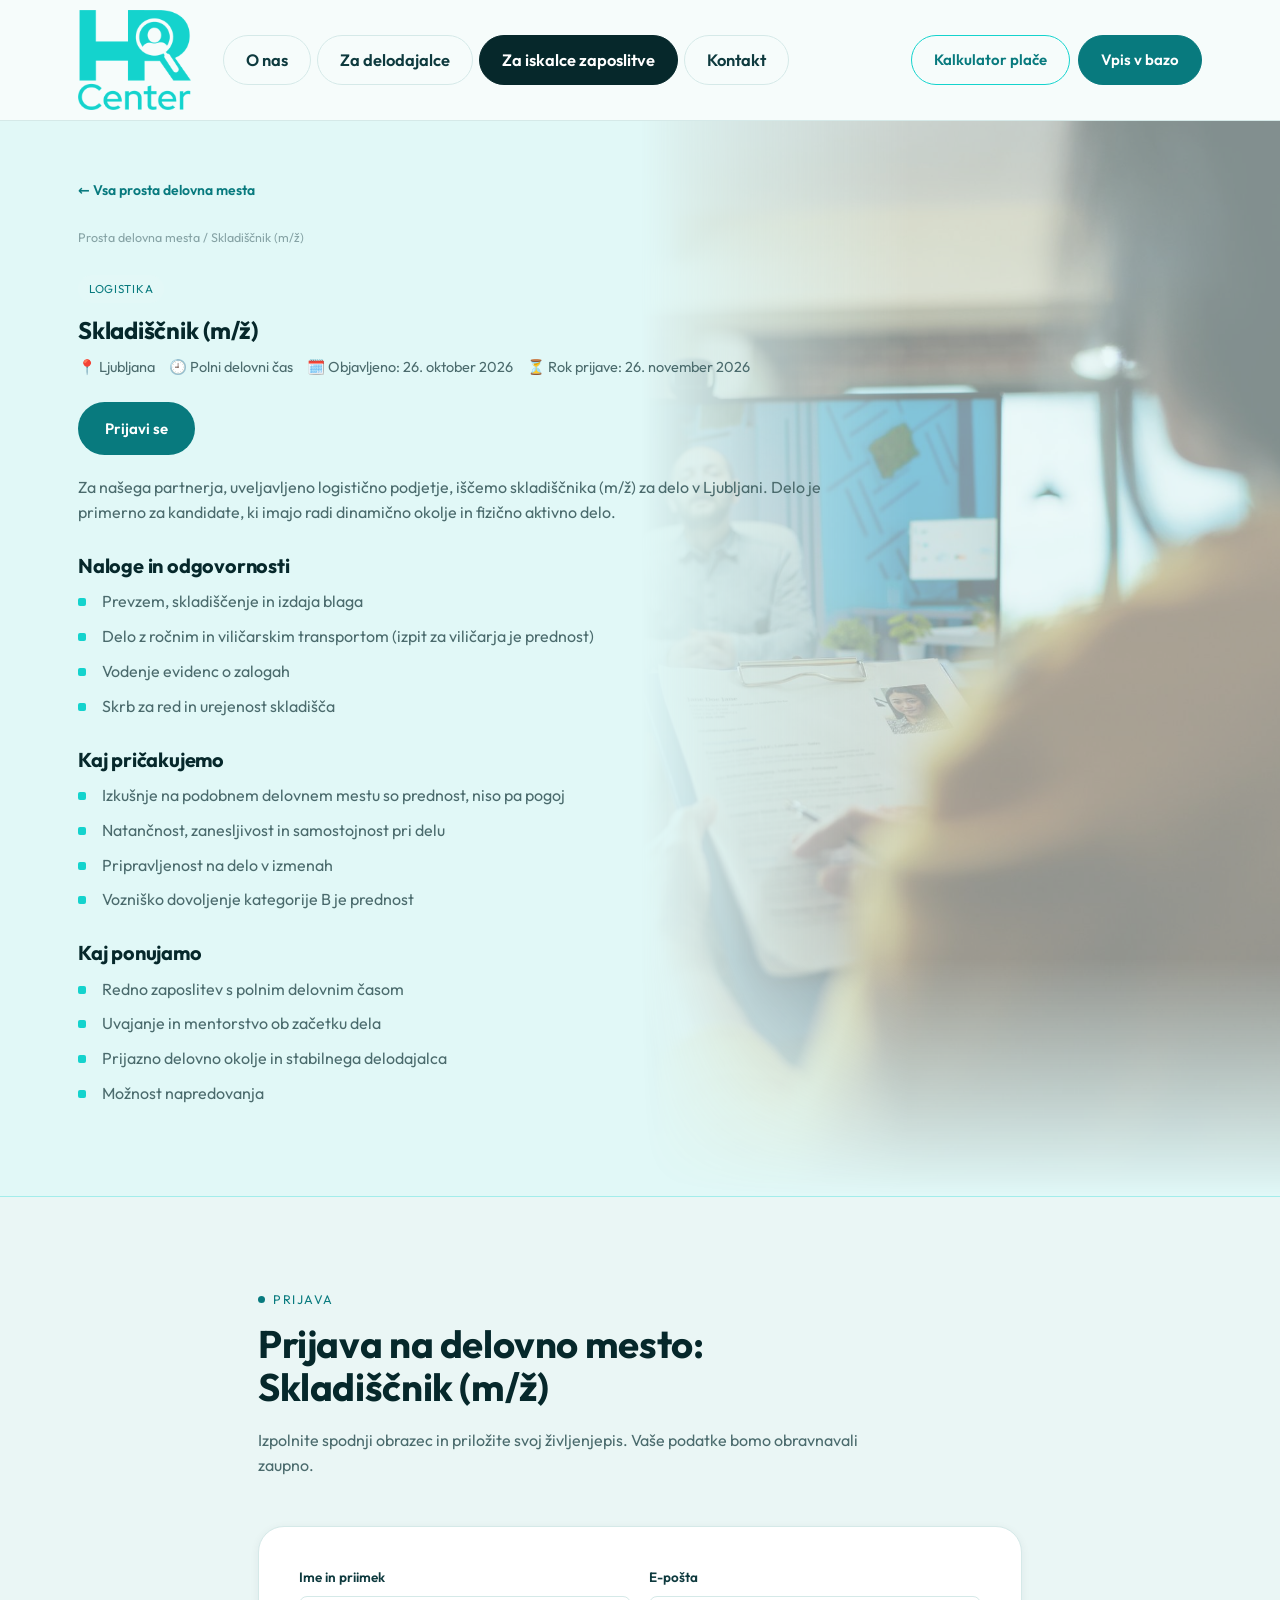
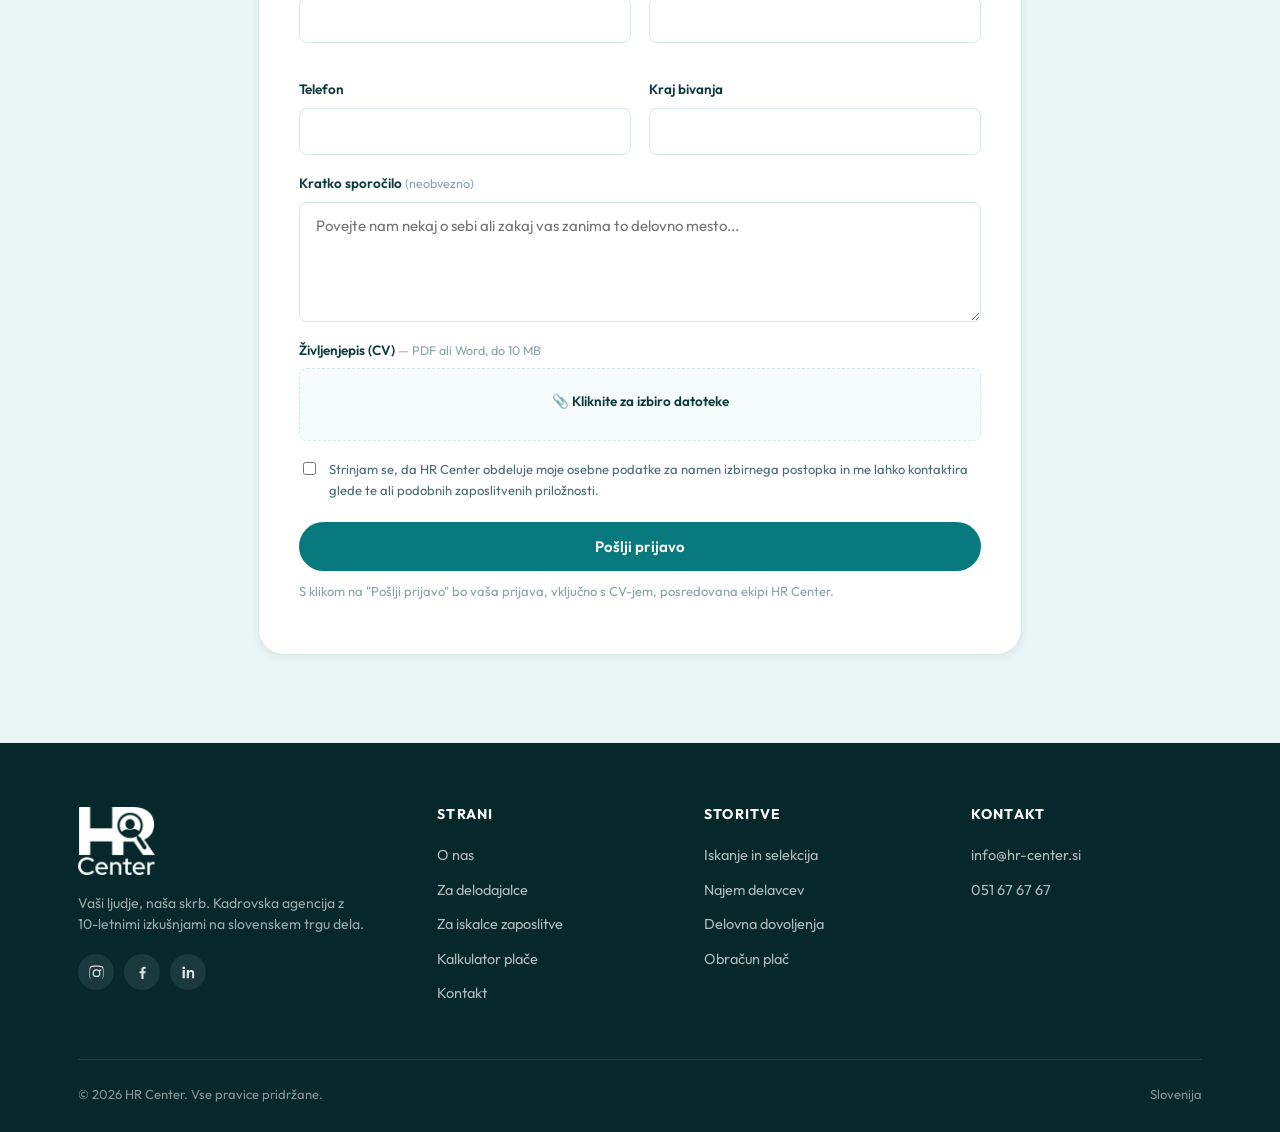
<file: delovno-mesto.html>
<!DOCTYPE html>
<html lang="sl">
<head>
<meta charset="UTF-8">
<meta name="viewport" content="width=device-width, initial-scale=1.0">
<title>Delovno mesto | HR Center</title>
<meta name="description" content="Podrobnosti o prostem delovnem mestu in prijava pri HR Center.">
<link rel="icon" href="assets/images/logo.png">
<link rel="preload" href="assets/fonts/outfit-latin-wght-normal.woff2" as="font" type="font/woff2" crossorigin>
<link rel="stylesheet" href="assets/css/style.css?v=20261111v">
</head>
<body>

<header class="site-header">
  <div class="container">
    <a href="index.html" class="brand"><img src="assets/images/logo.png" alt="HR Center"></a>
    <nav class="main-nav">
      <a href="o-nas.html" data-page="o-nas.html">O nas</a>
      <a href="delodajalci.html" data-page="delodajalci.html">Za delodajalce</a>
      <a href="prosta-delovna-mesta.html" data-page="prosta-delovna-mesta.html">Za iskalce zaposlitve</a>
      <a href="kontakt.html" data-page="kontakt.html">Kontakt</a>
      <a href="kalkulator-place.html" data-page="kalkulator-place.html" class="nav-mobile-only">Kalkulator plače</a>
    </nav>
    <div class="header-ctas">
      <a href="kalkulator-place.html" class="btn btn-calc">Kalkulator plače</a>
      <a href="prosta-delovna-mesta.html#vpis-v-bazo" class="btn btn-db">Vpis v bazo</a>
      <button class="nav-toggle" aria-label="Odpri meni" aria-expanded="false"><span></span><span></span><span></span></button>
    </div>
  </div>
</header>

<section class="job-page">
  <div class="job-visual" aria-hidden="true">
    <img src="assets/images/photo-delovno-mesto.jpg" alt="" width="1100" height="1651">
  </div>
  <div class="container">
    <div class="job-content">
      <a href="prosta-delovna-mesta.html" class="back-link">← Vsa prosta delovna mesta</a>
      <div id="job-detail"><!-- polni se dinamično iz jobs-data.js --></div>
    </div>
  </div>
</section>

<section id="prijava" class="section-pale">
  <div class="container" style="max-width:820px;">
    <div class="section-head">
      <div class="eyebrow">Prijava</div>
      <h2>Prijava na delovno mesto: <span id="job-title-label">—</span></h2>
      <p>Izpolnite spodnji obrazec in priložite svoj življenjepis. Vaše podatke bomo obravnavali zaupno.</p>
    </div>

    <div class="form-card">
      <form name="prijava-delovno-mesto" method="POST" data-netlify="true" netlify-honeypot="bot-field" enctype="multipart/form-data" data-netlify-ajax="true">
        <input type="hidden" name="form-name" value="prijava-delovno-mesto">
        <input type="hidden" name="delovno-mesto" id="applying-for" value="">
        <p class="hidden" style="display:none;"><label>Ne izpolnjujte: <input name="bot-field"></label></p>

        <div class="form-grid">
          <div class="field">
            <label for="pr-ime">Ime in priimek</label>
            <input type="text" id="pr-ime" name="ime" required>
          </div>
          <div class="field">
            <label for="pr-email">E-pošta</label>
            <input type="email" id="pr-email" name="email" required>
          </div>
          <div class="field">
            <label for="pr-telefon">Telefon</label>
            <input type="tel" id="pr-telefon" name="telefon" required>
          </div>
          <div class="field">
            <label for="pr-lokacija">Kraj bivanja</label>
            <input type="text" id="pr-lokacija" name="lokacija">
          </div>
        </div>

        <div class="field full">
          <label for="pr-sporocilo">Kratko sporočilo <span class="hint">(neobvezno)</span></label>
          <textarea id="pr-sporocilo" name="sporocilo" placeholder="Povejte nam nekaj o sebi ali zakaj vas zanima to delovno mesto..."></textarea>
        </div>

        <div class="field full">
          <label for="pr-cv">Življenjepis (CV) <span class="hint">— PDF ali Word, do 10&nbsp;MB</span></label>
          <label class="file-drop" for="pr-cv">
            <input type="file" id="pr-cv" name="cv" accept=".pdf,.doc,.docx" required>
            <span>📎 Kliknite za izbiro datoteke</span>
            <div class="fname"></div>
          </label>
        </div>

        <label class="consent">
          <input type="checkbox" required>
          <span>Strinjam se, da HR Center obdeluje moje osebne podatke za namen izbirnega postopka in me lahko kontaktira glede te ali podobnih zaposlitvenih priložnosti.</span>
        </label>

        <button type="submit" class="btn btn-coral btn-block">Pošlji prijavo</button>
        <div class="form-status"></div>
        <p class="form-note">S klikom na "Pošlji prijavo" bo vaša prijava, vključno s CV-jem, posredovana ekipi HR Center.</p>
      </form>
    </div>
  </div>
</section>

<footer class="site-footer">
  <div class="container">
    <div class="footer-grid">
      <div>
        <img src="assets/images/logo.png" alt="HR Center" style="height:68px; margin-bottom:18px; filter:brightness(0) invert(1);">
        <p style="color:rgba(255,255,255,.6); font-size:14px; max-width:32ch;">Vaši ljudje, naša skrb. Kadrovska agencija z 10-letnimi izkušnjami na slovenskem trgu dela.</p>
        <div class="footer-social">
          <a href="https://www.instagram.com/hr_center_si/" aria-label="Instagram" target="_blank" rel="noopener"><svg viewBox="0 0 24 24"><path d="M12 2.2c3.2 0 3.6 0 4.9.1 1.2.1 1.9.3 2.3.4.6.2 1 .5 1.4.9.4.4.7.9.9 1.4.2.4.3 1.1.4 2.3.1 1.3.1 1.7.1 4.9s0 3.6-.1 4.9c-.1 1.2-.3 1.9-.4 2.3-.2.6-.5 1-.9 1.4-.4.4-.9.7-1.4.9-.4.2-1.1.3-2.3.4-1.3.1-1.7.1-4.9.1s-3.6 0-4.9-.1c-1.2-.1-1.9-.3-2.3-.4-.6-.2-1-.5-1.4-.9-.4-.4-.7-.9-.9-1.4-.2-.4-.3-1.1-.4-2.3-.1-1.3-.1-1.7-.1-4.9s0-3.6.1-4.9c.1-1.2.3-1.9.4-2.3.2-.6.5-1 .9-1.4.4-.4.9-.7 1.4-.9.4-.2 1.1-.3 2.3-.4C8.4 2.2 8.8 2.2 12 2.2zm0 1.8c-3.1 0-3.5 0-4.8.1-1 .1-1.6.2-1.9.4-.5.2-.8.4-1.2.7-.3.3-.6.7-.7 1.2-.1.3-.3.9-.4 1.9-.1 1.3-.1 1.7-.1 4.8s0 3.5.1 4.8c.1 1 .2 1.6.4 1.9.2.5.4.8.7 1.2.3.3.7.6 1.2.7.3.1.9.3 1.9.4 1.3.1 1.7.1 4.8.1s3.5 0 4.8-.1c1-.1 1.6-.2 1.9-.4.5-.2.8-.4 1.2-.7.3-.3.6-.7.7-1.2.1-.3.3-.9.4-1.9.1-1.3.1-1.7.1-4.8s0-3.5-.1-4.8c-.1-1-.2-1.6-.4-1.9-.2-.5-.4-.8-.7-1.2-.3-.3-.7-.6-1.2-.7-.3-.1-.9-.3-1.9-.4-1.3-.1-1.7-.1-4.8-.1zm0 3.5a5.5 5.5 0 1 1 0 11 5.5 5.5 0 0 1 0-11zm0 1.8a3.7 3.7 0 1 0 0 7.4 3.7 3.7 0 0 0 0-7.4zm5.7-2a1.3 1.3 0 1 1 0 2.6 1.3 1.3 0 0 1 0-2.6z"/></svg></a>
          <a href="https://www.facebook.com/hrcenter.si/" aria-label="Facebook" target="_blank" rel="noopener"><svg viewBox="0 0 24 24"><path d="M13.5 21v-7.8h2.6l.4-3h-3v-1.9c0-.9.2-1.5 1.5-1.5h1.6V4.1c-.3 0-1.2-.1-2.3-.1-2.3 0-3.9 1.4-3.9 4v2.2H7.8v3h2.6V21h3.1z"/></svg></a>
          <a href="https://www.linkedin.com/company/hr-center-slovenija/" aria-label="LinkedIn" target="_blank" rel="noopener"><svg viewBox="0 0 24 24"><path d="M6.9 8.6H3.6V20h3.3V8.6zM5.3 3.6a1.9 1.9 0 1 0 0 3.8 1.9 1.9 0 0 0 0-3.8zM20.4 20h-3.3v-5.9c0-1.4 0-3.2-2-3.2s-2.3 1.5-2.3 3.1V20H9.5V8.6h3.2v1.6h.1c.4-.8 1.5-1.7 3.2-1.7 3.4 0 4 2.2 4 5.1V20z"/></svg></a>
        </div>
      </div>
      <div>
        <h4>Strani</h4>
        <a href="o-nas.html">O nas</a>
        <a href="delodajalci.html">Za delodajalce</a>
        <a href="prosta-delovna-mesta.html">Za iskalce zaposlitve</a>
        <a href="kalkulator-place.html">Kalkulator plače</a>
        <a href="kontakt.html">Kontakt</a>
      </div>
      <div>
        <h4>Storitve</h4>
        <a href="delodajalci.html#storitve">Iskanje in selekcija</a>
        <a href="delodajalci.html#storitve">Najem delavcev</a>
        <a href="delodajalci.html#storitve">Delovna dovoljenja</a>
        <a href="delodajalci.html#storitve">Obračun plač</a>
      </div>
      <div>
        <h4>Kontakt</h4>
        <a href="mailto:info@hr-center.si">info@hr-center.si</a>
        <a href="tel:+38651676767">051 67 67 67</a>
      </div>
    </div>
    <div class="footer-bottom">
      <span>© <span id="year"></span> HR Center. Vse pravice pridržane.</span>
      <span>Slovenija</span>
    </div>
  </div>
</footer>

<script src="assets/js/jobs-data.js?v=20261113"></script>
<script src="assets/js/main.js?v=20261117"></script>
<script>document.getElementById('year').textContent = new Date().getFullYear();</script>
</body>
</html>
</file>
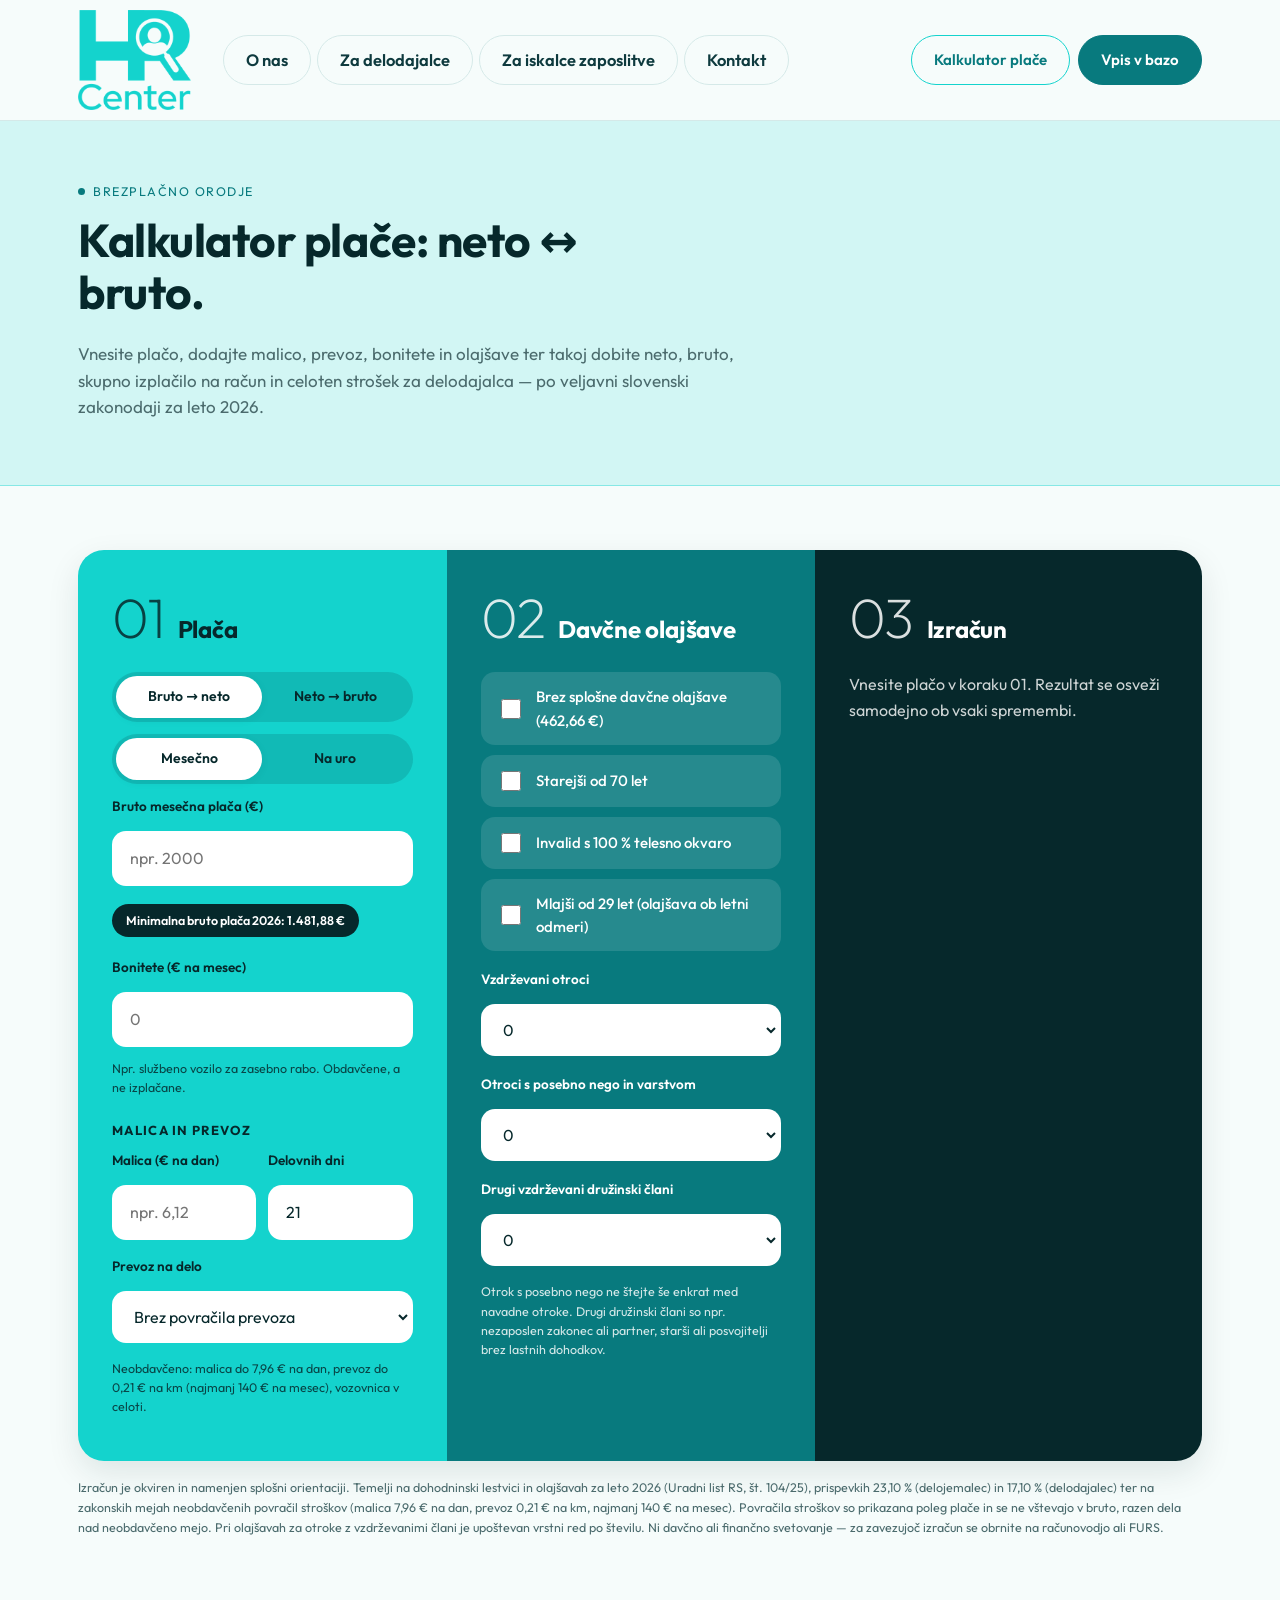
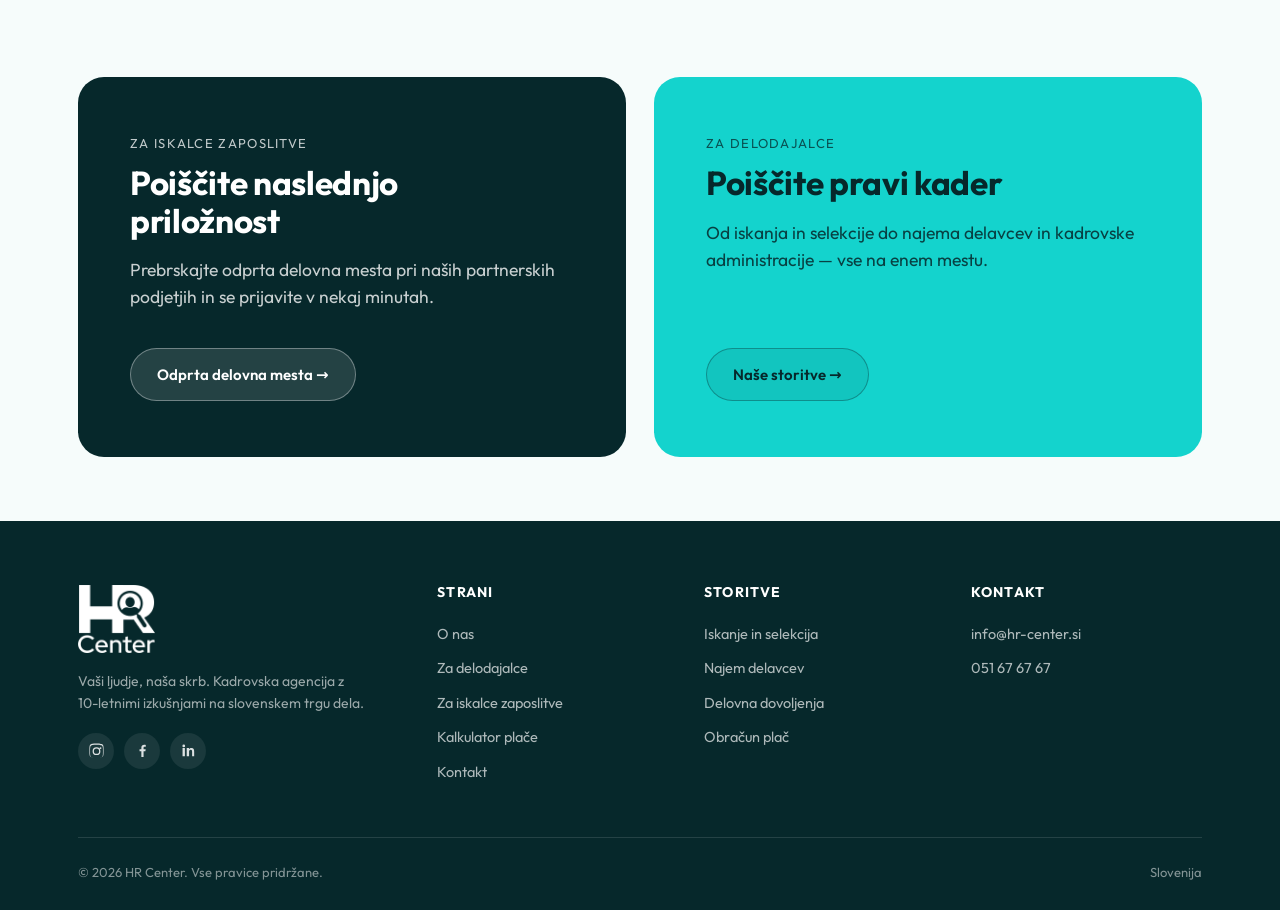
<file: kalkulator-place.html>
<!DOCTYPE html>
<html lang="sl">
<head>
<meta charset="UTF-8">
<meta name="viewport" content="width=device-width, initial-scale=1.0">
<title>Kalkulator plače — neto/bruto | HR Center</title>
<meta name="description" content="Brezplačen kalkulator plače za Slovenijo. Izračunajte neto plačo iz bruto zneska ali obratno, z malico, prevozom, bonitetami in olajšavami, po veljavni zakonodaji za leto 2026.">
<link rel="icon" href="assets/images/logo.png">
<link rel="preload" href="assets/fonts/outfit-latin-wght-normal.woff2" as="font" type="font/woff2" crossorigin>
<link rel="stylesheet" href="assets/css/style.css?v=20261111v">
</head>
<body>

<header class="site-header">
  <div class="container">
    <a href="index.html" class="brand"><img src="assets/images/logo.png" alt="HR Center"></a>
    <nav class="main-nav">
      <a href="o-nas.html" data-page="o-nas.html">O nas</a>
      <a href="delodajalci.html" data-page="delodajalci.html">Za delodajalce</a>
      <a href="prosta-delovna-mesta.html" data-page="prosta-delovna-mesta.html">Za iskalce zaposlitve</a>
      <a href="kontakt.html" data-page="kontakt.html">Kontakt</a>
      <a href="kalkulator-place.html" data-page="kalkulator-place.html" class="nav-mobile-only">Kalkulator plače</a>
    </nav>
    <div class="header-ctas">
      <a href="kalkulator-place.html" class="btn btn-calc">Kalkulator plače</a>
      <a href="prosta-delovna-mesta.html#vpis-v-bazo" class="btn btn-db">Vpis v bazo</a>
      <button class="nav-toggle" aria-label="Odpri meni" aria-expanded="false"><span></span><span></span><span></span></button>
    </div>
  </div>
</header>

<div class="page-hero tint">
  <div class="container">
    <div class="eyebrow">Brezplačno orodje</div>
    <h1>Kalkulator plače: neto ↔ bruto.</h1>
    <p>Vnesite plačo, dodajte malico, prevoz, bonitete in olajšave ter takoj dobite neto, bruto, skupno izplačilo na račun in celoten strošek za delodajalca — po veljavni slovenski zakonodaji za leto 2026.</p>
  </div>
</div>

<section class="section-tight">
  <div class="container">
    <div class="calc3">

      <div class="calc3-col s1">
        <div class="calc3-step"><b>01</b><h2>Plača</h2></div>

        <div class="calc3-seg" role="group" aria-label="Smer izračuna">
          <button type="button" class="calc3-seg-btn active" data-mode="gross2net">Bruto → neto</button>
          <button type="button" class="calc3-seg-btn" data-mode="net2gross">Neto → bruto</button>
        </div>
        <div class="calc3-seg" role="group" aria-label="Obdobje vnosa">
          <button type="button" class="calc3-seg-btn active" data-period="month">Mesečno</button>
          <button type="button" class="calc3-seg-btn" data-period="hour">Na uro</button>
        </div>

        <div class="field">
          <label for="calc-amount" id="calc-amount-label">Bruto mesečna plača (€)</label>
          <input type="text" id="calc-amount" inputmode="decimal" placeholder="npr. 2000">
        </div>
        <div class="field" id="calc-hours-field" style="display:none;">
          <label for="calc-hours">Delovnih ur na mesec</label>
          <input type="text" id="calc-hours" inputmode="decimal" value="174">
        </div>
        <span class="calc3-chip">Minimalna bruto plača 2026: 1.481,88 €</span>

        <div class="field">
          <label for="calc-benefits">Bonitete (€ na mesec)</label>
          <input type="text" id="calc-benefits" inputmode="decimal" placeholder="0">
          <span class="calc-hint">Npr. službeno vozilo za zasebno rabo. Obdavčene, a ne izplačane.</span>
        </div>

        <h3 class="calc3-sub">Malica in prevoz</h3>
        <div class="calc3-pair">
          <div class="field">
            <label for="calc-meal">Malica (€ na dan)</label>
            <input type="text" id="calc-meal" inputmode="decimal" placeholder="npr. 6,12">
          </div>
          <div class="field">
            <label for="calc-days">Delovnih dni</label>
            <input type="text" id="calc-days" inputmode="numeric" value="21">
          </div>
        </div>
        <div class="field">
          <label for="calc-travel-type">Prevoz na delo</label>
          <select id="calc-travel-type">
            <option value="none">Brez povračila prevoza</option>
            <option value="car">Osebni prevoz (kilometrina)</option>
            <option value="public">Javni prevoz (vozovnica)</option>
          </select>
        </div>
        <div id="calc-travel-car" class="calc3-pair" style="display:none;">
          <div class="field">
            <label for="calc-km">Razdalja (km, v eno smer)</label>
            <input type="text" id="calc-km" inputmode="decimal" placeholder="npr. 20">
          </div>
          <div class="field">
            <label for="calc-km-rate">Povračilo na km (€)</label>
            <input type="text" id="calc-km-rate" inputmode="decimal" value="0,21">
          </div>
        </div>
        <div id="calc-travel-public" class="field" style="display:none;">
          <label for="calc-public">Vozovnica (€ na mesec)</label>
          <input type="text" id="calc-public" inputmode="decimal" placeholder="npr. 45">
        </div>
        <span class="calc-hint">Neobdavčeno: malica do 7,96 € na dan, prevoz do 0,21 € na km (najmanj 140 € na mesec), vozovnica v celoti.</span>
      </div>

      <div class="calc3-col s2">
        <div class="calc3-step"><b>02</b><h2>Davčne olajšave</h2></div>

        <label class="calc3-check"><input type="checkbox" id="calc-nogeneral"><span>Brez splošne davčne olajšave (462,66 €)</span></label>
        <label class="calc3-check"><input type="checkbox" id="calc-over70"><span>Starejši od 70 let</span></label>
        <label class="calc3-check"><input type="checkbox" id="calc-invalid"><span>Invalid s 100 % telesno okvaro</span></label>
        <label class="calc3-check"><input type="checkbox" id="calc-young"><span>Mlajši od 29 let (olajšava ob letni odmeri)</span></label>

        <div class="field">
          <label for="calc-children">Vzdrževani otroci</label>
          <select id="calc-children"><option value="0">0</option><option value="1">1</option><option value="2">2</option><option value="3">3</option><option value="4">4</option><option value="5">5</option><option value="6">6</option></select>
        </div>
        <div class="field">
          <label for="calc-children-special">Otroci s posebno nego in varstvom</label>
          <select id="calc-children-special"><option value="0">0</option><option value="1">1</option><option value="2">2</option><option value="3">3</option><option value="4">4</option><option value="5">5</option><option value="6">6</option></select>
        </div>
        <div class="field">
          <label for="calc-dependents">Drugi vzdrževani družinski člani</label>
          <select id="calc-dependents"><option value="0">0</option><option value="1">1</option><option value="2">2</option><option value="3">3</option><option value="4">4</option></select>
        </div>
        <span class="calc-hint">Otrok s posebno nego ne štejte še enkrat med navadne otroke. Drugi družinski člani so npr. nezaposlen zakonec ali partner, starši ali posvojitelji brez lastnih dohodkov.</span>
      </div>

      <div class="calc3-col s3" id="calc-step3">
        <div class="calc3-step"><b>03</b><h2>Izračun</h2></div>

        <div id="calc-placeholder" class="calc3-placeholder">
          <p>Vnesite plačo v koraku 01. Rezultat se osveži samodejno ob vsaki spremembi.</p>
        </div>

        <div id="calc-result" style="display:none;">
          <div class="calc3-out"><span>Bruto plača</span><strong id="o-gross">—</strong></div>
          <div class="calc3-out key"><span>Neto plača</span><strong id="o-net">—</strong></div>
          <div class="calc3-out"><span>Povračila (malica, prevoz)</span><strong id="o-extras">—</strong></div>
          <div class="calc3-out key"><span>Nakazilo na račun</span><strong id="o-payout">—</strong></div>
          <div class="calc3-out"><span>Strošek delodajalca</span><strong id="o-cost">—</strong></div>

          <details class="calc3-more">
            <summary>Bolj podrobno</summary>
            <div class="calc3-line"><span>Bruto plača</span><span id="r-gross">—</span></div>
            <div class="calc3-line" id="row-benefits"><span>Bonitete</span><span id="r-benefits">—</span></div>
            <div class="calc3-line" id="row-excess"><span>Obdavčljivi del povračil</span><span id="r-excess">—</span></div>
            <div class="calc3-line"><span>Skupaj obdavčljivi bruto</span><span id="r-total-gross">—</span></div>
            <div class="calc3-line"><span>Prispevki delojemalca (23,10 %)</span><span id="r-contrib">—</span></div>
            <div class="calc3-line"><span>Splošna olajšava</span><span id="r-general">—</span></div>
            <div class="calc3-line" id="row-other"><span>Druge olajšave</span><span id="r-other">—</span></div>
            <div class="calc3-line"><span>Davčna osnova</span><span id="r-base">—</span></div>
            <div class="calc3-line"><span>Akontacija dohodnine</span><span id="r-tax">—</span></div>
            <div class="calc3-line" id="row-meal"><span>Povračilo malice (neobdavčeno)</span><span id="r-meal">—</span></div>
            <div class="calc3-line" id="row-travel"><span>Povračilo prevoza (neobdavčeno)</span><span id="r-travel">—</span></div>
            <div class="calc3-line"><span>Prispevki delodajalca (17,10 %)</span><span id="r-employer-contrib">—</span></div>
            <h4 class="calc3-hourly">Na uro (<span id="h-hours">174</span> ur na mesec)</h4>
            <div class="calc3-line"><span>Neto plača</span><span id="h-net">—</span></div>
            <div class="calc3-line"><span>Bruto plača</span><span id="h-gross">—</span></div>
            <div class="calc3-line"><span>Strošek delodajalca</span><span id="h-cost">—</span></div>
          </details>
          <p id="calc-notes" class="calc-hint" style="display:none; margin-top:14px;"></p>
        </div>
      </div>

    </div>

    <div class="calc3-bar" id="calc-bar" aria-live="polite"><span>Neto plača <strong id="bar-net">—</strong></span><a href="#calc-step3" class="btn btn-ghost-light">Izračun ↓</a></div>

    <p class="calc-disclaimer">Izračun je okviren in namenjen splošni orientaciji. Temelji na dohodninski lestvici in olajšavah za leto 2026 (Uradni list RS, št. 104/25), prispevkih 23,10 % (delojemalec) in 17,10 % (delodajalec) ter na zakonskih mejah neobdavčenih povračil stroškov (malica 7,96 € na dan, prevoz 0,21 € na km, najmanj 140 € na mesec). Povračila stroškov so prikazana poleg plače in se ne vštevajo v bruto, razen dela nad neobdavčeno mejo. Pri olajšavah za otroke z vzdrževanimi člani je upoštevan vrstni red po številu. Ni davčno ali finančno svetovanje — za zavezujoč izračun se obrnite na računovodjo ali FURS.</p>
  </div>
</section>

<section class="section-tight">
  <div class="container">
    <div class="path-split">
      <div class="path-card jobseeker">
        <div class="path-tag">Za iskalce zaposlitve</div>
        <h3>Poiščite naslednjo priložnost</h3>
        <p>Prebrskajte odprta delovna mesta pri naših partnerskih podjetjih in se prijavite v nekaj minutah.</p>
        <a href="prosta-delovna-mesta.html" class="btn btn-ghost-light">Odprta delovna mesta →</a>
      </div>
      <div class="path-card employer">
        <div class="path-tag">Za delodajalce</div>
        <h3>Poiščite pravi kader</h3>
        <p>Od iskanja in selekcije do najema delavcev in kadrovske administracije — vse na enem mestu.</p>
        <a href="delodajalci.html" class="btn btn-ghost-light">Naše storitve →</a>
      </div>
    </div>
  </div>
</section>

<footer class="site-footer">
  <div class="container">
    <div class="footer-grid">
      <div>
        <img src="assets/images/logo.png" alt="HR Center" style="height:68px; margin-bottom:18px; filter:brightness(0) invert(1);">
        <p style="color:rgba(255,255,255,.6); font-size:14px; max-width:32ch;">Vaši ljudje, naša skrb. Kadrovska agencija z 10-letnimi izkušnjami na slovenskem trgu dela.</p>
        <div class="footer-social">
          <a href="https://www.instagram.com/hr_center_si/" aria-label="Instagram" target="_blank" rel="noopener"><svg viewBox="0 0 24 24"><path d="M12 2.2c3.2 0 3.6 0 4.9.1 1.2.1 1.9.3 2.3.4.6.2 1 .5 1.4.9.4.4.7.9.9 1.4.2.4.3 1.1.4 2.3.1 1.3.1 1.7.1 4.9s0 3.6-.1 4.9c-.1 1.2-.3 1.9-.4 2.3-.2.6-.5 1-.9 1.4-.4.4-.9.7-1.4.9-.4.2-1.1.3-2.3.4-1.3.1-1.7.1-4.9.1s-3.6 0-4.9-.1c-1.2-.1-1.9-.3-2.3-.4-.6-.2-1-.5-1.4-.9-.4-.4-.7-.9-.9-1.4-.2-.4-.3-1.1-.4-2.3-.1-1.3-.1-1.7-.1-4.9s0-3.6.1-4.9c.1-1.2.3-1.9.4-2.3.2-.6.5-1 .9-1.4.4-.4.9-.7 1.4-.9.4-.2 1.1-.3 2.3-.4C8.4 2.2 8.8 2.2 12 2.2zm0 1.8c-3.1 0-3.5 0-4.8.1-1 .1-1.6.2-1.9.4-.5.2-.8.4-1.2.7-.3.3-.6.7-.7 1.2-.1.3-.3.9-.4 1.9-.1 1.3-.1 1.7-.1 4.8s0 3.5.1 4.8c.1 1 .2 1.6.4 1.9.2.5.4.8.7 1.2.3.3.7.6 1.2.7.3.1.9.3 1.9.4 1.3.1 1.7.1 4.8.1s3.5 0 4.8-.1c1-.1 1.6-.2 1.9-.4.5-.2.8-.4 1.2-.7.3-.3.6-.7.7-1.2.1-.3.3-.9.4-1.9.1-1.3.1-1.7.1-4.8s0-3.5-.1-4.8c-.1-1-.2-1.6-.4-1.9-.2-.5-.4-.8-.7-1.2-.3-.3-.7-.6-1.2-.7-.3-.1-.9-.3-1.9-.4-1.3-.1-1.7-.1-4.8-.1zm0 3.5a5.5 5.5 0 1 1 0 11 5.5 5.5 0 0 1 0-11zm0 1.8a3.7 3.7 0 1 0 0 7.4 3.7 3.7 0 0 0 0-7.4zm5.7-2a1.3 1.3 0 1 1 0 2.6 1.3 1.3 0 0 1 0-2.6z"/></svg></a>
          <a href="https://www.facebook.com/hrcenter.si/" aria-label="Facebook" target="_blank" rel="noopener"><svg viewBox="0 0 24 24"><path d="M13.5 21v-7.8h2.6l.4-3h-3v-1.9c0-.9.2-1.5 1.5-1.5h1.6V4.1c-.3 0-1.2-.1-2.3-.1-2.3 0-3.9 1.4-3.9 4v2.2H7.8v3h2.6V21h3.1z"/></svg></a>
          <a href="https://www.linkedin.com/company/hr-center-slovenija/" aria-label="LinkedIn" target="_blank" rel="noopener"><svg viewBox="0 0 24 24"><path d="M6.9 8.6H3.6V20h3.3V8.6zM5.3 3.6a1.9 1.9 0 1 0 0 3.8 1.9 1.9 0 0 0 0-3.8zM20.4 20h-3.3v-5.9c0-1.4 0-3.2-2-3.2s-2.3 1.5-2.3 3.1V20H9.5V8.6h3.2v1.6h.1c.4-.8 1.5-1.7 3.2-1.7 3.4 0 4 2.2 4 5.1V20z"/></svg></a>
        </div>
      </div>
      <div>
        <h4>Strani</h4>
        <a href="o-nas.html">O nas</a>
        <a href="delodajalci.html">Za delodajalce</a>
        <a href="prosta-delovna-mesta.html">Za iskalce zaposlitve</a>
        <a href="kalkulator-place.html">Kalkulator plače</a>
        <a href="kontakt.html">Kontakt</a>
      </div>
      <div>
        <h4>Storitve</h4>
        <a href="delodajalci.html#storitve">Iskanje in selekcija</a>
        <a href="delodajalci.html#storitve">Najem delavcev</a>
        <a href="delodajalci.html#storitve">Delovna dovoljenja</a>
        <a href="delodajalci.html#storitve">Obračun plač</a>
      </div>
      <div>
        <h4>Kontakt</h4>
        <a href="mailto:info@hr-center.si">info@hr-center.si</a>
        <a href="tel:+38651676767">051 67 67 67</a>
      </div>
    </div>
    <div class="footer-bottom">
      <span>© <span id="year"></span> HR Center. Vse pravice pridržane.</span>
      <span>Slovenija</span>
    </div>
  </div>
</footer>

<script src="assets/js/jobs-data.js?v=20261113"></script>
<script src="assets/js/main.js?v=20261117"></script>
<script src="assets/js/calculator.js?v=20261116"></script>
<script>document.getElementById('year').textContent = new Date().getFullYear();</script>
</body>
</html>
</file>
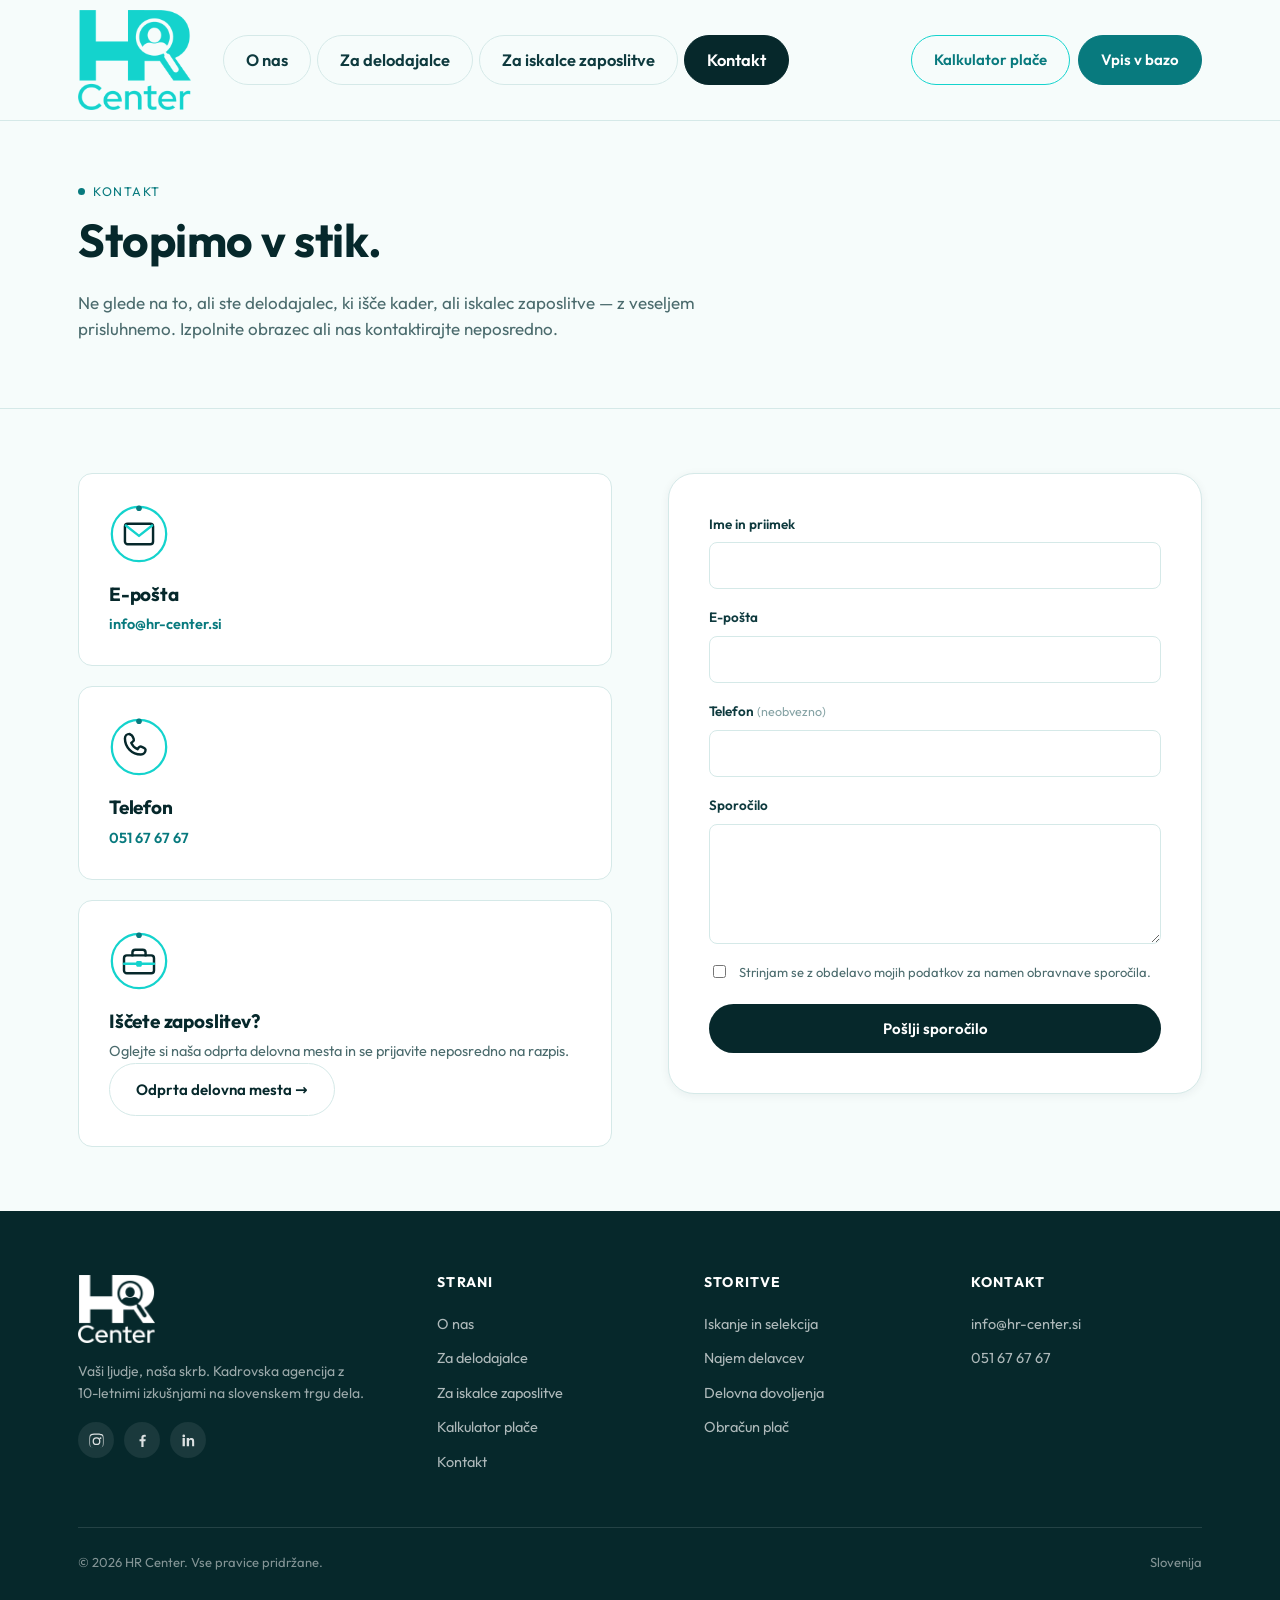
<file: kontakt.html>
<!DOCTYPE html>
<html lang="sl">
<head>
<meta charset="UTF-8">
<meta name="viewport" content="width=device-width, initial-scale=1.0">
<title>Kontakt | HR Center</title>
<meta name="description" content="Stopite v stik s HR Center — e-pošta, telefon in kontaktni obrazec.">
<link rel="icon" href="assets/images/logo.png">
<link rel="preload" href="assets/fonts/outfit-latin-wght-normal.woff2" as="font" type="font/woff2" crossorigin>
<link rel="stylesheet" href="assets/css/style.css?v=20261111v">
</head>
<body>

<header class="site-header">
  <div class="container">
    <a href="index.html" class="brand"><img src="assets/images/logo.png" alt="HR Center"></a>
    <nav class="main-nav">
      <a href="o-nas.html" data-page="o-nas.html">O nas</a>
      <a href="delodajalci.html" data-page="delodajalci.html">Za delodajalce</a>
      <a href="prosta-delovna-mesta.html" data-page="prosta-delovna-mesta.html">Za iskalce zaposlitve</a>
      <a href="kontakt.html" data-page="kontakt.html">Kontakt</a>
      <a href="kalkulator-place.html" data-page="kalkulator-place.html" class="nav-mobile-only">Kalkulator plače</a>
    </nav>
    <div class="header-ctas">
      <a href="kalkulator-place.html" class="btn btn-calc">Kalkulator plače</a>
      <a href="prosta-delovna-mesta.html#vpis-v-bazo" class="btn btn-db">Vpis v bazo</a>
      <button class="nav-toggle" aria-label="Odpri meni" aria-expanded="false"><span></span><span></span><span></span></button>
    </div>
  </div>
</header>

<div class="page-hero">
  <div class="container">
    <div class="eyebrow">Kontakt</div>
    <h1>Stopimo v stik.</h1>
    <p>Ne glede na to, ali ste delodajalec, ki išče kader, ali iskalec zaposlitve — z veseljem prisluhnemo. Izpolnite obrazec ali nas kontaktirajte neposredno.</p>
  </div>
</div>

<section class="section-tight">
  <div class="container grid-2" style="align-items:flex-start; gap:56px;">
    <div>
      <div class="card" style="margin-bottom:20px;">
        <div class="icon-badge"><svg viewBox="0 0 64 64"><circle class="badge-ring" cx="32" cy="32" r="29"/><rect class="badge-glyph" x="17" y="21" width="30" height="22" rx="3"/><path style="stroke:var(--teal)" class="badge-glyph" d="M18 23 L32 34 L46 23"/><circle class="badge-accent" cx="32" cy="4.5" r="3"/></svg></div>
        <h3>E-pošta</h3>
        <p><a href="mailto:info@hr-center.si" style="color:var(--teal-dark); font-weight:600;">info@hr-center.si</a></p>
      </div>
      <div class="card" style="margin-bottom:20px;">
        <div class="icon-badge"><svg viewBox="0 0 64 64"><circle class="badge-ring" cx="32" cy="32" r="29"/><path class="badge-glyph" style="stroke-linejoin:round" d="M23 19c1.5 0 2.8 3 3.4 4.6.4 1-.1 2-1 2.7l-1.7 1.3c1.3 3 3.7 5.4 6.7 6.7l1.3-1.7c.7-.9 1.7-1.4 2.7-1 1.6.6 4.6 1.9 4.6 3.4 0 2.8-2.2 5-5 5-9.4 0-17-7.6-17-17 0-2.8 2.2-5 5-5z"/><circle class="badge-accent" cx="32" cy="4.5" r="3"/></svg></div>
        <h3>Telefon</h3>
        <p><a href="tel:+38651676767" style="color:var(--teal-dark); font-weight:600;">051 67 67 67</a></p>
      </div>
      <div class="card">
        <div class="icon-badge"><svg viewBox="0 0 64 64"><circle class="badge-ring" cx="32" cy="32" r="29"/><rect class="badge-glyph" x="16" y="26" width="32" height="19" rx="3"/><path class="badge-glyph" d="M25 26v-3a3 3 0 0 1 3-3h8a3 3 0 0 1 3 3v3"/><line class="badge-glyph" style="stroke:var(--teal)" stroke-width="2.2" x1="16" y1="35" x2="48" y2="35"/><rect fill="var(--teal)" x="29" y="32" width="6" height="6" rx="1.2"/><circle class="badge-accent" cx="32" cy="4.5" r="3"/></svg></div>
        <h3>Iščete zaposlitev?</h3>
        <p>Oglejte si naša odprta delovna mesta in se prijavite neposredno na razpis.</p>
        <a href="prosta-delovna-mesta.html" class="btn btn-outline">Odprta delovna mesta →</a>
      </div>
    </div>

    <div class="form-card">
      <form name="kontakt-splosno" method="POST" data-netlify="true" netlify-honeypot="bot-field" data-netlify-ajax="true">
        <input type="hidden" name="form-name" value="kontakt-splosno">
        <p class="hidden" style="display:none;"><label>Ne izpolnjujte: <input name="bot-field"></label></p>

        <div class="field">
          <label for="k-ime">Ime in priimek</label>
          <input type="text" id="k-ime" name="ime" required>
        </div>
        <div class="field">
          <label for="k-email">E-pošta</label>
          <input type="email" id="k-email" name="email" required>
        </div>
        <div class="field">
          <label for="k-telefon">Telefon <span class="hint">(neobvezno)</span></label>
          <input type="tel" id="k-telefon" name="telefon">
        </div>
        <div class="field">
          <label for="k-sporocilo">Sporočilo</label>
          <textarea id="k-sporocilo" name="sporocilo" required></textarea>
        </div>

        <label class="consent">
          <input type="checkbox" required>
          <span>Strinjam se z obdelavo mojih podatkov za namen obravnave sporočila.</span>
        </label>

        <button type="submit" class="btn btn-primary btn-block">Pošlji sporočilo</button>
        <div class="form-status"></div>
      </form>
    </div>
  </div>
</section>

<footer class="site-footer">
  <div class="container">
    <div class="footer-grid">
      <div>
        <img src="assets/images/logo.png" alt="HR Center" style="height:68px; margin-bottom:18px; filter:brightness(0) invert(1);">
        <p style="color:rgba(255,255,255,.6); font-size:14px; max-width:32ch;">Vaši ljudje, naša skrb. Kadrovska agencija z 10-letnimi izkušnjami na slovenskem trgu dela.</p>
        <div class="footer-social">
          <a href="https://www.instagram.com/hr_center_si/" aria-label="Instagram" target="_blank" rel="noopener"><svg viewBox="0 0 24 24"><path d="M12 2.2c3.2 0 3.6 0 4.9.1 1.2.1 1.9.3 2.3.4.6.2 1 .5 1.4.9.4.4.7.9.9 1.4.2.4.3 1.1.4 2.3.1 1.3.1 1.7.1 4.9s0 3.6-.1 4.9c-.1 1.2-.3 1.9-.4 2.3-.2.6-.5 1-.9 1.4-.4.4-.9.7-1.4.9-.4.2-1.1.3-2.3.4-1.3.1-1.7.1-4.9.1s-3.6 0-4.9-.1c-1.2-.1-1.9-.3-2.3-.4-.6-.2-1-.5-1.4-.9-.4-.4-.7-.9-.9-1.4-.2-.4-.3-1.1-.4-2.3-.1-1.3-.1-1.7-.1-4.9s0-3.6.1-4.9c.1-1.2.3-1.9.4-2.3.2-.6.5-1 .9-1.4.4-.4.9-.7 1.4-.9.4-.2 1.1-.3 2.3-.4C8.4 2.2 8.8 2.2 12 2.2zm0 1.8c-3.1 0-3.5 0-4.8.1-1 .1-1.6.2-1.9.4-.5.2-.8.4-1.2.7-.3.3-.6.7-.7 1.2-.1.3-.3.9-.4 1.9-.1 1.3-.1 1.7-.1 4.8s0 3.5.1 4.8c.1 1 .2 1.6.4 1.9.2.5.4.8.7 1.2.3.3.7.6 1.2.7.3.1.9.3 1.9.4 1.3.1 1.7.1 4.8.1s3.5 0 4.8-.1c1-.1 1.6-.2 1.9-.4.5-.2.8-.4 1.2-.7.3-.3.6-.7.7-1.2.1-.3.3-.9.4-1.9.1-1.3.1-1.7.1-4.8s0-3.5-.1-4.8c-.1-1-.2-1.6-.4-1.9-.2-.5-.4-.8-.7-1.2-.3-.3-.7-.6-1.2-.7-.3-.1-.9-.3-1.9-.4-1.3-.1-1.7-.1-4.8-.1zm0 3.5a5.5 5.5 0 1 1 0 11 5.5 5.5 0 0 1 0-11zm0 1.8a3.7 3.7 0 1 0 0 7.4 3.7 3.7 0 0 0 0-7.4zm5.7-2a1.3 1.3 0 1 1 0 2.6 1.3 1.3 0 0 1 0-2.6z"/></svg></a>
          <a href="https://www.facebook.com/hrcenter.si/" aria-label="Facebook" target="_blank" rel="noopener"><svg viewBox="0 0 24 24"><path d="M13.5 21v-7.8h2.6l.4-3h-3v-1.9c0-.9.2-1.5 1.5-1.5h1.6V4.1c-.3 0-1.2-.1-2.3-.1-2.3 0-3.9 1.4-3.9 4v2.2H7.8v3h2.6V21h3.1z"/></svg></a>
          <a href="https://www.linkedin.com/company/hr-center-slovenija/" aria-label="LinkedIn" target="_blank" rel="noopener"><svg viewBox="0 0 24 24"><path d="M6.9 8.6H3.6V20h3.3V8.6zM5.3 3.6a1.9 1.9 0 1 0 0 3.8 1.9 1.9 0 0 0 0-3.8zM20.4 20h-3.3v-5.9c0-1.4 0-3.2-2-3.2s-2.3 1.5-2.3 3.1V20H9.5V8.6h3.2v1.6h.1c.4-.8 1.5-1.7 3.2-1.7 3.4 0 4 2.2 4 5.1V20z"/></svg></a>
        </div>
      </div>
      <div>
        <h4>Strani</h4>
        <a href="o-nas.html">O nas</a>
        <a href="delodajalci.html">Za delodajalce</a>
        <a href="prosta-delovna-mesta.html">Za iskalce zaposlitve</a>
        <a href="kalkulator-place.html">Kalkulator plače</a>
        <a href="kontakt.html">Kontakt</a>
      </div>
      <div>
        <h4>Storitve</h4>
        <a href="delodajalci.html#storitve">Iskanje in selekcija</a>
        <a href="delodajalci.html#storitve">Najem delavcev</a>
        <a href="delodajalci.html#storitve">Delovna dovoljenja</a>
        <a href="delodajalci.html#storitve">Obračun plač</a>
      </div>
      <div>
        <h4>Kontakt</h4>
        <a href="mailto:info@hr-center.si">info@hr-center.si</a>
        <a href="tel:+38651676767">051 67 67 67</a>
      </div>
    </div>
    <div class="footer-bottom">
      <span>© <span id="year"></span> HR Center. Vse pravice pridržane.</span>
      <span>Slovenija</span>
    </div>
  </div>
</footer>

<script src="assets/js/jobs-data.js?v=20261113"></script>
<script src="assets/js/main.js?v=20261117"></script>
<script>document.getElementById('year').textContent = new Date().getFullYear();</script>
</body>
</html>
</file>
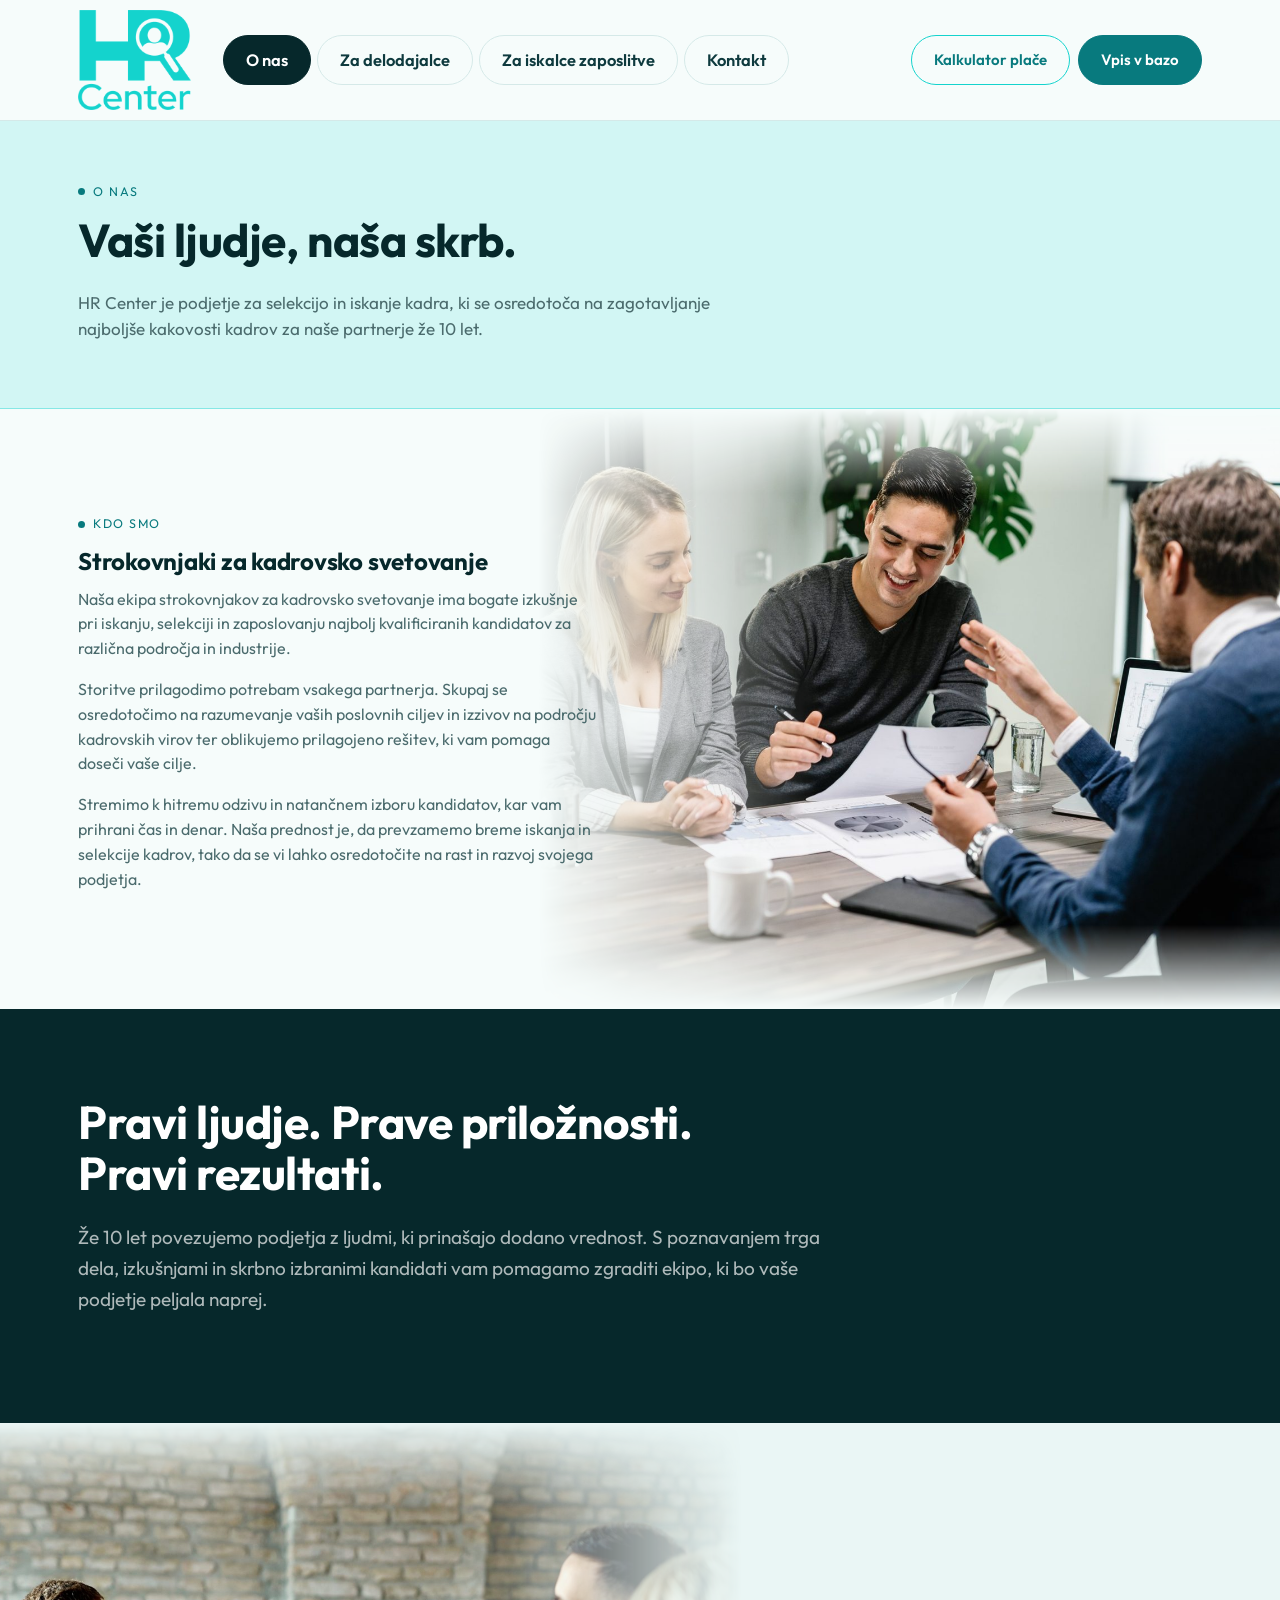
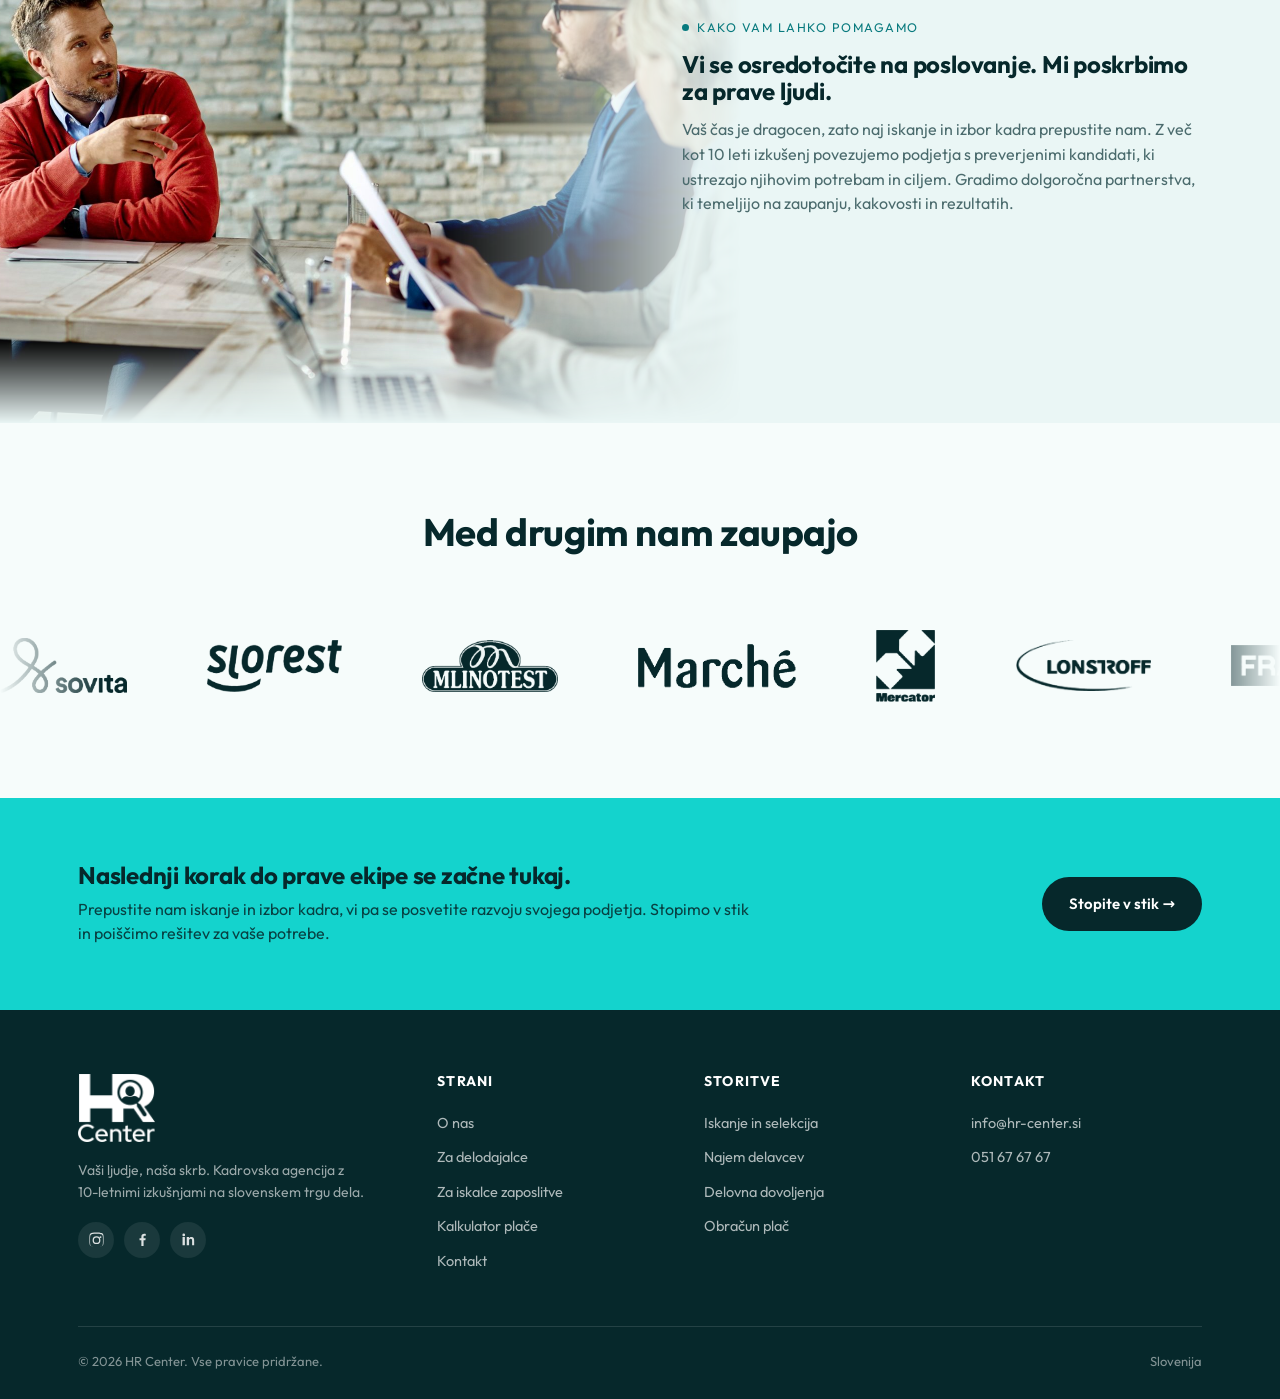
<file: o-nas.html>
<!DOCTYPE html>
<html lang="sl">
<head>
<meta charset="UTF-8">
<meta name="viewport" content="width=device-width, initial-scale=1.0">
<title>O nas | HR Center</title>
<meta name="description" content="HR Center je slovenska kadrovska agencija z 10-letnimi izkušnjami pri iskanju, selekciji in zaposlovanju kadrov.">
<link rel="icon" href="assets/images/logo.png">
<link rel="preload" href="assets/fonts/outfit-latin-wght-normal.woff2" as="font" type="font/woff2" crossorigin>
<link rel="stylesheet" href="assets/css/style.css?v=20261111v">
</head>
<body>

<header class="site-header">
  <div class="container">
    <a href="index.html" class="brand"><img src="assets/images/logo.png" alt="HR Center"></a>
    <nav class="main-nav">
      <a href="o-nas.html" data-page="o-nas.html">O nas</a>
      <a href="delodajalci.html" data-page="delodajalci.html">Za delodajalce</a>
      <a href="prosta-delovna-mesta.html" data-page="prosta-delovna-mesta.html">Za iskalce zaposlitve</a>
      <a href="kontakt.html" data-page="kontakt.html">Kontakt</a>
      <a href="kalkulator-place.html" data-page="kalkulator-place.html" class="nav-mobile-only">Kalkulator plače</a>
    </nav>
    <div class="header-ctas">
      <a href="kalkulator-place.html" class="btn btn-calc">Kalkulator plače</a>
      <a href="prosta-delovna-mesta.html#vpis-v-bazo" class="btn btn-db">Vpis v bazo</a>
      <button class="nav-toggle" aria-label="Odpri meni" aria-expanded="false"><span></span><span></span><span></span></button>
    </div>
  </div>
</header>

<div class="page-hero tint">
  <div class="container">
    <div class="eyebrow">O nas</div>
    <h1>Vaši ljudje, naša skrb.</h1>
    <p>HR Center je podjetje za selekcijo in iskanje kadra, ki se osredotoča na zagotavljanje najboljše kakovosti kadrov za naše partnerje že 10 let.</p>
  </div>
</div>

<section class="blend">
  <div class="blend-visual right">
    <img src="assets/images/photo-o-nas-kdo-smo.jpg" alt="Ekipa HR Center na sestanku s kandidatoma" width="1800" height="1070" loading="lazy">
  </div>
  <div class="container">
    <div class="blend-copy">
      <div class="eyebrow">Kdo smo</div>
      <h2>Strokovnjaki za kadrovsko svetovanje</h2>
      <p>Naša ekipa strokovnjakov za kadrovsko svetovanje ima bogate izkušnje pri iskanju, selekciji in zaposlovanju najbolj kvalificiranih kandidatov za različna področja in industrije.</p>
      <p>Storitve prilagodimo potrebam vsakega partnerja. Skupaj se osredotočimo na razumevanje vaših poslovnih ciljev in izzivov na področju kadrovskih virov ter oblikujemo prilagojeno rešitev, ki vam pomaga doseči vaše cilje.</p>
      <p>Stremimo k hitremu odzivu in natančnem izboru kandidatov, kar vam prihrani čas in denar. Naša prednost je, da prevzamemo breme iskanja in selekcije kadrov, tako da se vi lahko osredotočite na rast in razvoj svojega podjetja.</p>
    </div>
  </div>
</section>

<section class="section-dark">
  <div class="container">
    <h2 class="slogan">Pravi ljudje. Prave priložnosti. Pravi rezultati.</h2>
    <p class="lede-lg">Že 10 let povezujemo podjetja z ljudmi, ki prinašajo dodano vrednost. S poznavanjem trga dela, izkušnjami in skrbno izbranimi kandidati vam pomagamo zgraditi ekipo, ki bo vaše podjetje peljala naprej.</p>
  </div>
</section>

<section class="section-pale blend">
  <div class="blend-visual left">
    <img src="assets/images/photo-o-nas-pomoc.jpg" alt="Razgovor s kandidatom v pisarni" width="1800" height="1200" loading="lazy">
  </div>
  <div class="container">
    <div class="blend-copy push-right">
      <div class="eyebrow">Kako vam lahko pomagamo</div>
      <h2>Vi se osredotočite na poslovanje. Mi poskrbimo za prave ljudi.</h2>
      <p>Vaš čas je dragocen, zato naj iskanje in izbor kadra prepustite nam. Z več kot 10 leti izkušenj povezujemo podjetja s preverjenimi kandidati, ki ustrezajo njihovim potrebam in ciljem. Gradimo dolgoročna partnerstva, ki temeljijo na zaupanju, kakovosti in rezultatih.</p>
    </div>
  </div>
</section>

<section>
  <div class="container">
    <div class="section-head center">
      <h2>Med drugim nam zaupajo</h2>
    </div>
  </div>
  <div class="marquee" aria-label="Podjetja, ki nam zaupajo">
      <div class="marquee-track">
        <ul class="marquee-group">
          <li><span class="plogo sovita" role="img" aria-label="Sovita"></span></li>
          <li><span class="plogo slorest" role="img" aria-label="Slorest"></span></li>
          <li><span class="plogo mlinotest" role="img" aria-label="Mlinotest"></span></li>
          <li><span class="plogo marche" role="img" aria-label="Marché"></span></li>
          <li><span class="plogo mercator" role="img" aria-label="Mercator"></span></li>
          <li><span class="plogo lonstroff" role="img" aria-label="Lonstroff"></span></li>
          <li><span class="plogo fragmat" role="img" aria-label="Fragmat"></span></li>
          <li><span class="plogo weiler" role="img" aria-label="Weiler"></span></li>
          <li><span class="plogo smania" role="img" aria-label="Smania"></span></li>
          <li><span class="plogo intereuropa" role="img" aria-label="Intereuropa"></span></li>
        </ul>
        <ul class="marquee-group" aria-hidden="true">
          <li><span class="plogo sovita" role="img" aria-label="Sovita"></span></li>
          <li><span class="plogo slorest" role="img" aria-label="Slorest"></span></li>
          <li><span class="plogo mlinotest" role="img" aria-label="Mlinotest"></span></li>
          <li><span class="plogo marche" role="img" aria-label="Marché"></span></li>
          <li><span class="plogo mercator" role="img" aria-label="Mercator"></span></li>
          <li><span class="plogo lonstroff" role="img" aria-label="Lonstroff"></span></li>
          <li><span class="plogo fragmat" role="img" aria-label="Fragmat"></span></li>
          <li><span class="plogo weiler" role="img" aria-label="Weiler"></span></li>
          <li><span class="plogo smania" role="img" aria-label="Smania"></span></li>
          <li><span class="plogo intereuropa" role="img" aria-label="Intereuropa"></span></li>
        </ul>
      </div>
    </div>
</section>

<section class="section-teal section-tight no-mark">
  <div class="container" style="display:flex; justify-content:space-between; align-items:center; flex-wrap:wrap; gap:24px;">
    <div>
      <h2 style="margin-bottom:8px;">Naslednji korak do prave ekipe se začne tukaj.</h2>
      <p style="margin-bottom:0; max-width:62ch;">Prepustite nam iskanje in izbor kadra, vi pa se posvetite razvoju svojega podjetja. Stopimo v stik in poiščimo rešitev za vaše potrebe.</p>
    </div>
    <a href="kontakt.html" class="btn" style="background:var(--ink); color:#fff;">Stopite v stik →</a>
  </div>
</section>

<footer class="site-footer">
  <div class="container">
    <div class="footer-grid">
      <div>
        <img src="assets/images/logo.png" alt="HR Center" style="height:68px; margin-bottom:18px; filter:brightness(0) invert(1);">
        <p style="color:rgba(255,255,255,.6); font-size:14px; max-width:32ch;">Vaši ljudje, naša skrb. Kadrovska agencija z 10-letnimi izkušnjami na slovenskem trgu dela.</p>
        <div class="footer-social">
          <a href="https://www.instagram.com/hr_center_si/" aria-label="Instagram" target="_blank" rel="noopener"><svg viewBox="0 0 24 24"><path d="M12 2.2c3.2 0 3.6 0 4.9.1 1.2.1 1.9.3 2.3.4.6.2 1 .5 1.4.9.4.4.7.9.9 1.4.2.4.3 1.1.4 2.3.1 1.3.1 1.7.1 4.9s0 3.6-.1 4.9c-.1 1.2-.3 1.9-.4 2.3-.2.6-.5 1-.9 1.4-.4.4-.9.7-1.4.9-.4.2-1.1.3-2.3.4-1.3.1-1.7.1-4.9.1s-3.6 0-4.9-.1c-1.2-.1-1.9-.3-2.3-.4-.6-.2-1-.5-1.4-.9-.4-.4-.7-.9-.9-1.4-.2-.4-.3-1.1-.4-2.3-.1-1.3-.1-1.7-.1-4.9s0-3.6.1-4.9c.1-1.2.3-1.9.4-2.3.2-.6.5-1 .9-1.4.4-.4.9-.7 1.4-.9.4-.2 1.1-.3 2.3-.4C8.4 2.2 8.8 2.2 12 2.2zm0 1.8c-3.1 0-3.5 0-4.8.1-1 .1-1.6.2-1.9.4-.5.2-.8.4-1.2.7-.3.3-.6.7-.7 1.2-.1.3-.3.9-.4 1.9-.1 1.3-.1 1.7-.1 4.8s0 3.5.1 4.8c.1 1 .2 1.6.4 1.9.2.5.4.8.7 1.2.3.3.7.6 1.2.7.3.1.9.3 1.9.4 1.3.1 1.7.1 4.8.1s3.5 0 4.8-.1c1-.1 1.6-.2 1.9-.4.5-.2.8-.4 1.2-.7.3-.3.6-.7.7-1.2.1-.3.3-.9.4-1.9.1-1.3.1-1.7.1-4.8s0-3.5-.1-4.8c-.1-1-.2-1.6-.4-1.9-.2-.5-.4-.8-.7-1.2-.3-.3-.7-.6-1.2-.7-.3-.1-.9-.3-1.9-.4-1.3-.1-1.7-.1-4.8-.1zm0 3.5a5.5 5.5 0 1 1 0 11 5.5 5.5 0 0 1 0-11zm0 1.8a3.7 3.7 0 1 0 0 7.4 3.7 3.7 0 0 0 0-7.4zm5.7-2a1.3 1.3 0 1 1 0 2.6 1.3 1.3 0 0 1 0-2.6z"/></svg></a>
          <a href="https://www.facebook.com/hrcenter.si/" aria-label="Facebook" target="_blank" rel="noopener"><svg viewBox="0 0 24 24"><path d="M13.5 21v-7.8h2.6l.4-3h-3v-1.9c0-.9.2-1.5 1.5-1.5h1.6V4.1c-.3 0-1.2-.1-2.3-.1-2.3 0-3.9 1.4-3.9 4v2.2H7.8v3h2.6V21h3.1z"/></svg></a>
          <a href="https://www.linkedin.com/company/hr-center-slovenija/" aria-label="LinkedIn" target="_blank" rel="noopener"><svg viewBox="0 0 24 24"><path d="M6.9 8.6H3.6V20h3.3V8.6zM5.3 3.6a1.9 1.9 0 1 0 0 3.8 1.9 1.9 0 0 0 0-3.8zM20.4 20h-3.3v-5.9c0-1.4 0-3.2-2-3.2s-2.3 1.5-2.3 3.1V20H9.5V8.6h3.2v1.6h.1c.4-.8 1.5-1.7 3.2-1.7 3.4 0 4 2.2 4 5.1V20z"/></svg></a>
        </div>
      </div>
      <div>
        <h4>Strani</h4>
        <a href="o-nas.html">O nas</a>
        <a href="delodajalci.html">Za delodajalce</a>
        <a href="prosta-delovna-mesta.html">Za iskalce zaposlitve</a>
        <a href="kalkulator-place.html">Kalkulator plače</a>
        <a href="kontakt.html">Kontakt</a>
      </div>
      <div>
        <h4>Storitve</h4>
        <a href="delodajalci.html#storitve">Iskanje in selekcija</a>
        <a href="delodajalci.html#storitve">Najem delavcev</a>
        <a href="delodajalci.html#storitve">Delovna dovoljenja</a>
        <a href="delodajalci.html#storitve">Obračun plač</a>
      </div>
      <div>
        <h4>Kontakt</h4>
        <a href="mailto:info@hr-center.si">info@hr-center.si</a>
        <a href="tel:+38651676767">051 67 67 67</a>
      </div>
    </div>
    <div class="footer-bottom">
      <span>© <span id="year"></span> HR Center. Vse pravice pridržane.</span>
      <span>Slovenija</span>
    </div>
  </div>
</footer>

<script src="assets/js/jobs-data.js?v=20261113"></script>
<script src="assets/js/main.js?v=20261117"></script>
<script>document.getElementById('year').textContent = new Date().getFullYear();</script>
</body>
</html>
</file>
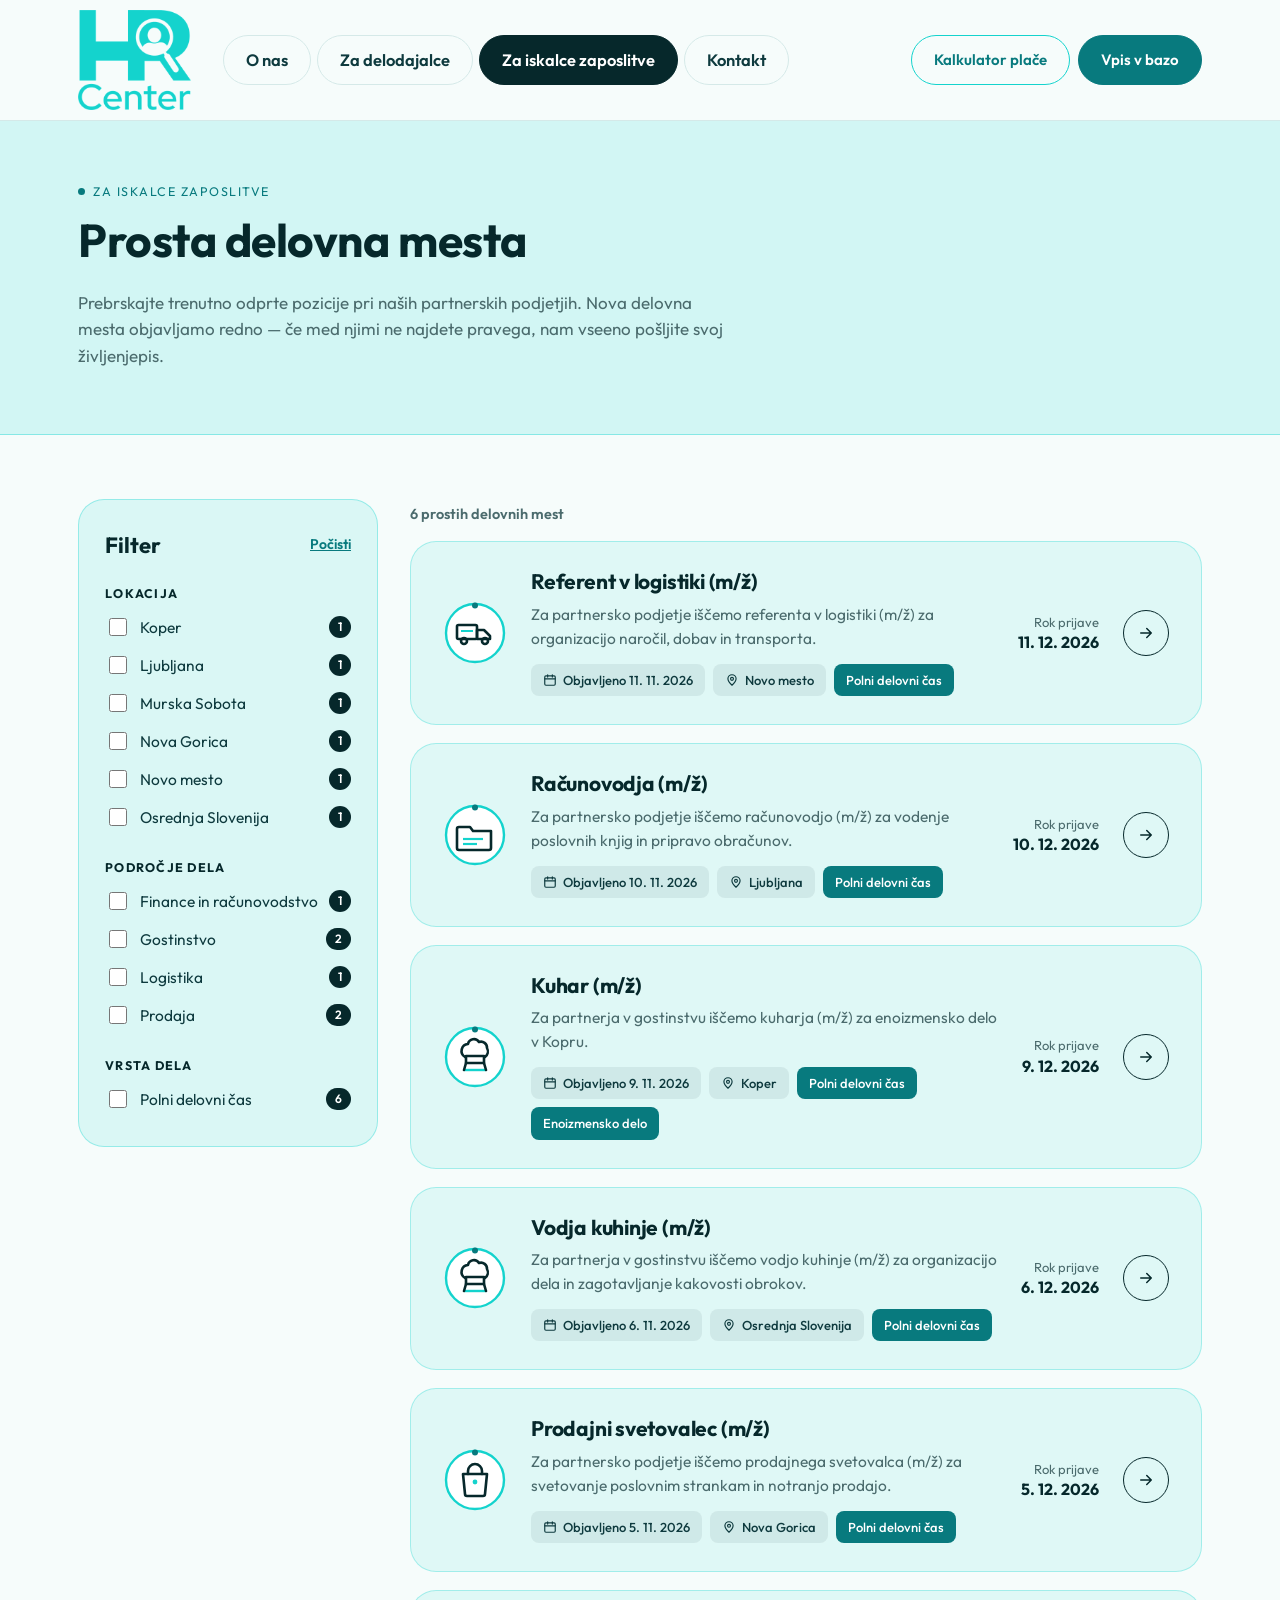
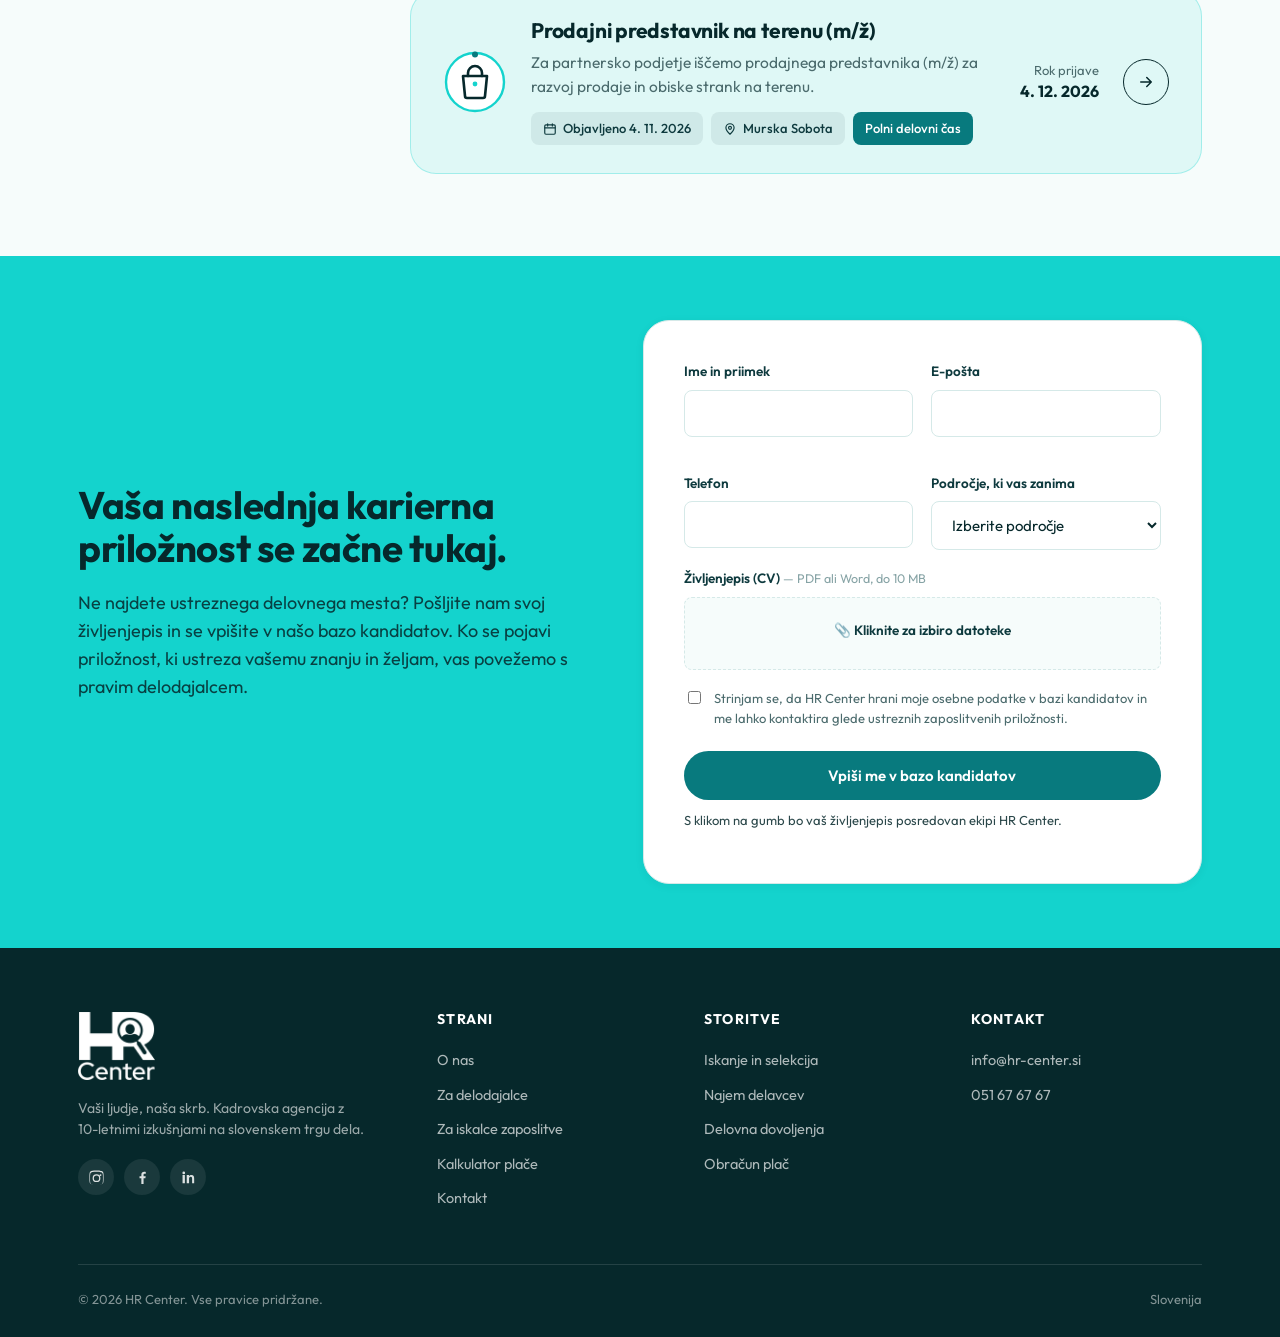
<file: prosta-delovna-mesta.html>
<!DOCTYPE html>
<html lang="sl">
<head>
<meta charset="UTF-8">
<meta name="viewport" content="width=device-width, initial-scale=1.0">
<title>Prosta delovna mesta | HR Center</title>
<meta name="description" content="Prebrskajte prosta delovna mesta pri partnerskih podjetjih HR Center po vsej Sloveniji in se prijavite še danes.">
<link rel="icon" href="assets/images/logo.png">
<link rel="preload" href="assets/fonts/outfit-latin-wght-normal.woff2" as="font" type="font/woff2" crossorigin>
<link rel="stylesheet" href="assets/css/style.css?v=20261111v">
</head>
<body>

<header class="site-header">
  <div class="container">
    <a href="index.html" class="brand"><img src="assets/images/logo.png" alt="HR Center"></a>
    <nav class="main-nav">
      <a href="o-nas.html" data-page="o-nas.html">O nas</a>
      <a href="delodajalci.html" data-page="delodajalci.html">Za delodajalce</a>
      <a href="prosta-delovna-mesta.html" data-page="prosta-delovna-mesta.html">Za iskalce zaposlitve</a>
      <a href="kontakt.html" data-page="kontakt.html">Kontakt</a>
      <a href="kalkulator-place.html" data-page="kalkulator-place.html" class="nav-mobile-only">Kalkulator plače</a>
    </nav>
    <div class="header-ctas">
      <a href="kalkulator-place.html" class="btn btn-calc">Kalkulator plače</a>
      <a href="prosta-delovna-mesta.html#vpis-v-bazo" class="btn btn-db">Vpis v bazo</a>
      <button class="nav-toggle" aria-label="Odpri meni" aria-expanded="false"><span></span><span></span><span></span></button>
    </div>
  </div>
</header>

<div class="page-hero tint">
  <div class="container">
    <div class="eyebrow">Za iskalce zaposlitve</div>
    <h1>Prosta delovna mesta</h1>
    <p>Prebrskajte trenutno odprte pozicije pri naših partnerskih podjetjih. Nova delovna mesta objavljamo redno — če med njimi ne najdete pravega, nam vseeno pošljite svoj življenjepis.</p>
  </div>
</div>

<section class="section-tight">
  <div class="container">
    <div class="jobs-layout">
      <aside class="job-filters" id="job-filters" aria-label="Filter delovnih mest"></aside>
      <div>
        <div class="jobs-count" id="results-count"></div>
        <div id="job-list"></div>
      </div>
    </div>
  </div>
</section>

<section class="section-teal section-tight no-mark cv-band" id="vpis-v-bazo">
  <div class="container cv-grid">
    <div class="cv-copy">
      <h2>Vaša naslednja karierna priložnost se začne tukaj.</h2>
      <p>Ne najdete ustreznega delovnega mesta? Pošljite nam svoj življenjepis in se vpišite v našo bazo kandidatov. Ko se pojavi priložnost, ki ustreza vašemu znanju in željam, vas povežemo s pravim delodajalcem.</p>
    </div>
    <div class="form-card">
      <form name="vpis-v-bazo" method="POST" data-netlify="true" netlify-honeypot="bot-field" enctype="multipart/form-data" data-netlify-ajax="true">
        <input type="hidden" name="form-name" value="vpis-v-bazo">
        <p class="hidden" style="display:none;"><label>Ne izpolnjujte: <input name="bot-field"></label></p>
        <div class="form-grid">
          <div class="field">
            <label for="db-ime">Ime in priimek</label>
            <input type="text" id="db-ime" name="ime" required>
          </div>
          <div class="field">
            <label for="db-email">E-pošta</label>
            <input type="email" id="db-email" name="email" required>
          </div>
          <div class="field">
            <label for="db-telefon">Telefon</label>
            <input type="tel" id="db-telefon" name="telefon" required>
          </div>
          <div class="field">
            <label for="db-podrocje">Področje, ki vas zanima</label>
            <select id="db-podrocje" name="podrocje">
              <option value="">Izberite področje</option>
              <option>Proizvodnja in industrija</option>
              <option>Logistika in skladiščenje</option>
              <option>Prodaja in trgovina</option>
              <option>Gostinstvo in turizem</option>
              <option>IT in informatika</option>
              <option>Administracija in kadrovska podpora</option>
              <option>Drugo</option>
            </select>
          </div>
        </div>
        <div class="field full">
          <label for="db-cv">Življenjepis (CV) <span class="hint">— PDF ali Word, do 10&nbsp;MB</span></label>
          <label class="file-drop" for="db-cv">
            <input type="file" id="db-cv" name="cv" accept=".pdf,.doc,.docx" required>
            <span>📎 Kliknite za izbiro datoteke</span>
            <div class="fname"></div>
          </label>
        </div>
        <label class="consent">
          <input type="checkbox" required>
          <span>Strinjam se, da HR Center hrani moje osebne podatke v bazi kandidatov in me lahko kontaktira glede ustreznih zaposlitvenih priložnosti.</span>
        </label>
        <button type="submit" class="btn btn-coral btn-block">Vpiši me v bazo kandidatov</button>
        <div class="form-status"></div>
        <p class="form-note">S klikom na gumb bo vaš življenjepis posredovan ekipi HR Center.</p>
      </form>
    </div>
  </div>
</section>

<footer class="site-footer">
  <div class="container">
    <div class="footer-grid">
      <div>
        <img src="assets/images/logo.png" alt="HR Center" style="height:68px; margin-bottom:18px; filter:brightness(0) invert(1);">
        <p style="color:rgba(255,255,255,.6); font-size:14px; max-width:32ch;">Vaši ljudje, naša skrb. Kadrovska agencija z 10-letnimi izkušnjami na slovenskem trgu dela.</p>
        <div class="footer-social">
          <a href="https://www.instagram.com/hr_center_si/" aria-label="Instagram" target="_blank" rel="noopener"><svg viewBox="0 0 24 24"><path d="M12 2.2c3.2 0 3.6 0 4.9.1 1.2.1 1.9.3 2.3.4.6.2 1 .5 1.4.9.4.4.7.9.9 1.4.2.4.3 1.1.4 2.3.1 1.3.1 1.7.1 4.9s0 3.6-.1 4.9c-.1 1.2-.3 1.9-.4 2.3-.2.6-.5 1-.9 1.4-.4.4-.9.7-1.4.9-.4.2-1.1.3-2.3.4-1.3.1-1.7.1-4.9.1s-3.6 0-4.9-.1c-1.2-.1-1.9-.3-2.3-.4-.6-.2-1-.5-1.4-.9-.4-.4-.7-.9-.9-1.4-.2-.4-.3-1.1-.4-2.3-.1-1.3-.1-1.7-.1-4.9s0-3.6.1-4.9c.1-1.2.3-1.9.4-2.3.2-.6.5-1 .9-1.4.4-.4.9-.7 1.4-.9.4-.2 1.1-.3 2.3-.4C8.4 2.2 8.8 2.2 12 2.2zm0 1.8c-3.1 0-3.5 0-4.8.1-1 .1-1.6.2-1.9.4-.5.2-.8.4-1.2.7-.3.3-.6.7-.7 1.2-.1.3-.3.9-.4 1.9-.1 1.3-.1 1.7-.1 4.8s0 3.5.1 4.8c.1 1 .2 1.6.4 1.9.2.5.4.8.7 1.2.3.3.7.6 1.2.7.3.1.9.3 1.9.4 1.3.1 1.7.1 4.8.1s3.5 0 4.8-.1c1-.1 1.6-.2 1.9-.4.5-.2.8-.4 1.2-.7.3-.3.6-.7.7-1.2.1-.3.3-.9.4-1.9.1-1.3.1-1.7.1-4.8s0-3.5-.1-4.8c-.1-1-.2-1.6-.4-1.9-.2-.5-.4-.8-.7-1.2-.3-.3-.7-.6-1.2-.7-.3-.1-.9-.3-1.9-.4-1.3-.1-1.7-.1-4.8-.1zm0 3.5a5.5 5.5 0 1 1 0 11 5.5 5.5 0 0 1 0-11zm0 1.8a3.7 3.7 0 1 0 0 7.4 3.7 3.7 0 0 0 0-7.4zm5.7-2a1.3 1.3 0 1 1 0 2.6 1.3 1.3 0 0 1 0-2.6z"/></svg></a>
          <a href="https://www.facebook.com/hrcenter.si/" aria-label="Facebook" target="_blank" rel="noopener"><svg viewBox="0 0 24 24"><path d="M13.5 21v-7.8h2.6l.4-3h-3v-1.9c0-.9.2-1.5 1.5-1.5h1.6V4.1c-.3 0-1.2-.1-2.3-.1-2.3 0-3.9 1.4-3.9 4v2.2H7.8v3h2.6V21h3.1z"/></svg></a>
          <a href="https://www.linkedin.com/company/hr-center-slovenija/" aria-label="LinkedIn" target="_blank" rel="noopener"><svg viewBox="0 0 24 24"><path d="M6.9 8.6H3.6V20h3.3V8.6zM5.3 3.6a1.9 1.9 0 1 0 0 3.8 1.9 1.9 0 0 0 0-3.8zM20.4 20h-3.3v-5.9c0-1.4 0-3.2-2-3.2s-2.3 1.5-2.3 3.1V20H9.5V8.6h3.2v1.6h.1c.4-.8 1.5-1.7 3.2-1.7 3.4 0 4 2.2 4 5.1V20z"/></svg></a>
        </div>
      </div>
      <div>
        <h4>Strani</h4>
        <a href="o-nas.html">O nas</a>
        <a href="delodajalci.html">Za delodajalce</a>
        <a href="prosta-delovna-mesta.html">Za iskalce zaposlitve</a>
        <a href="kalkulator-place.html">Kalkulator plače</a>
        <a href="kontakt.html">Kontakt</a>
      </div>
      <div>
        <h4>Storitve</h4>
        <a href="delodajalci.html#storitve">Iskanje in selekcija</a>
        <a href="delodajalci.html#storitve">Najem delavcev</a>
        <a href="delodajalci.html#storitve">Delovna dovoljenja</a>
        <a href="delodajalci.html#storitve">Obračun plač</a>
      </div>
      <div>
        <h4>Kontakt</h4>
        <a href="mailto:info@hr-center.si">info@hr-center.si</a>
        <a href="tel:+38651676767">051 67 67 67</a>
      </div>
    </div>
    <div class="footer-bottom">
      <span>© <span id="year"></span> HR Center. Vse pravice pridržane.</span>
      <span>Slovenija</span>
    </div>
  </div>
</footer>

<script src="assets/js/jobs-data.js?v=20261113"></script>
<script src="assets/js/main.js?v=20261117"></script>
<script>document.getElementById('year').textContent = new Date().getFullYear();</script>
</body>
</html>
</file>
<file: assets/css/style.css>
/* outfit-latin-ext-wght-normal */
@font-face {
  font-family: 'Outfit';
  font-style: normal;
  font-display: swap;
  font-weight: 100 900;
  src: url(../fonts/outfit-latin-ext-wght-normal.woff2) format('woff2-variations');
  unicode-range: U+0100-02BA,U+02BD-02C5,U+02C7-02CC,U+02CE-02D7,U+02DD-02FF,U+0304,U+0308,U+0329,U+1D00-1DBF,U+1E00-1E9F,U+1EF2-1EFF,U+2020,U+20A0-20AB,U+20AD-20C0,U+2113,U+2C60-2C7F,U+A720-A7FF;
}

/* outfit-latin-wght-normal */
@font-face {
  font-family: 'Outfit';
  font-style: normal;
  font-display: swap;
  font-weight: 100 900;
  src: url(../fonts/outfit-latin-wght-normal.woff2) format('woff2-variations');
  unicode-range: U+0000-00FF,U+0131,U+0152-0153,U+02BB-02BC,U+02C6,U+02DA,U+02DC,U+0304,U+0308,U+0329,U+2000-206F,U+20AC,U+2122,U+2191,U+2193,U+2212,U+2215,U+FEFF,U+FFFD;
}

/* ===========================================================
   HR CENTER — design system
   Tokens: teal (brand mark), deep ink, warm coral accent
   Type: Outfit (display + body + meta), self-hosted
   Signature: "node field" — a grid of person-nodes with one
   highlighted match, echoing the client's own pitch-deck imagery.
=========================================================== */

:root{
  /* Brand palette — every colour on the site comes from these tokens */
  --teal:        #14D3CD;   /* logo colour */
  --teal-dark:   #087A7E;   /* text/links on light backgrounds */
  --teal-pale:   #E3F8F7;   /* soft tint */
  --ink:         #06282B;   /* headings, dark sections */
  --ink-soft:    #0E3A3E;
  --paper:       #F6FCFB;
  --paper-dim:   #EAF6F5;
  --slate:       #4B6B6D;
  --slate-light: #86A3A5;
  --line:        #D5E9E8;
  --accent:      #087A7E;   /* main action colour */
  --accent-dark: #066569;
  --on-accent:   #FFFFFF;   /* text on accent */
  --on-teal:     #06282B;   /* text on logo teal (white fails contrast) */
  --white:       #FFFFFF;
  --coral:       var(--accent);       /* legacy aliases used by inline SVG */
  --coral-dark:  var(--accent-dark);

  --font-display: 'Outfit', system-ui, sans-serif;
  --font-body:    'Outfit', system-ui, sans-serif;
  --font-mono:    'Outfit', system-ui, sans-serif;

  --container: 1180px;
  --radius-sm: 8px;
  --radius-md: 14px;
  --radius-lg: 26px;

  --shadow-sm: 0 2px 10px rgba(6,40,43,0.06);
  --shadow-md: 0 12px 32px rgba(6,40,43,0.10);

  --header-h: 120px;
  --logo-h: 100px;
}

*, *::before, *::after{ box-sizing: border-box; }
html{ scroll-behavior: smooth; }
body{
  overflow-x: clip;
  margin:0;
  font-family: var(--font-body);
  color: var(--ink);
  background: var(--paper);
  -webkit-font-smoothing: antialiased;
  line-height: 1.55;
}
img{ max-width:100%; display:block; }
a{ color:inherit; text-decoration:none; }
ul{ margin:0; padding:0; list-style:none; }
h1,h2,h3,h4{
  font-family: var(--font-display);
  color: var(--ink);
  line-height: 1.12;
  margin: 0 0 .5em;
  letter-spacing: -0.01em;
}
p{ margin: 0 0 1em; color: var(--slate); }
button{ font-family: inherit; }

:focus-visible{
  outline: 3px solid var(--accent);
  outline-offset: 3px;
  border-radius: 4px;
}

.container{
  max-width: var(--container);
  margin: 0 auto;
  padding: 0 28px;
}

.eyebrow{
  font-family: var(--font-mono);
  font-size: 12.5px;
  letter-spacing: .12em;
  text-transform: uppercase;
  color: var(--teal-dark);
  display: inline-flex;
  align-items: center;
  gap: 8px;
  margin-bottom: 14px;
}
.eyebrow::before{
  content:"";
  width: 7px; height: 7px;
  border-radius: 50%;
  background: var(--accent);
  flex: none;
}

/* ---------- Buttons ---------- */
.btn{
  display: inline-flex;
  align-items: center;
  gap: 10px;
  padding: 14px 26px;
  border-radius: 999px;
  font-weight: 600;
  font-size: 15px;
  border: 1.5px solid transparent;
  cursor: pointer;
  transition: transform .18s ease, box-shadow .18s ease, background .18s ease, color .18s ease;
  white-space: nowrap;
}
.btn:hover{ transform: translateY(-2px); }
.btn-primary{ background: var(--ink); color: var(--white); }
.btn-primary:hover{ background: var(--teal-dark); box-shadow: var(--shadow-md); }
.btn-coral{ background: var(--accent); color: var(--on-accent); }
.btn-coral:hover{ background: var(--accent-dark); box-shadow: var(--shadow-md); }
.btn-outline{ background: transparent; color: var(--ink); border-color: var(--line); }
.btn-outline:hover{ border-color: var(--ink); }
.btn-ghost-light{ background: rgba(255,255,255,.12); color: var(--white); border-color: rgba(255,255,255,.35); }
.btn-ghost-light:hover{ background: rgba(255,255,255,.22); }
.btn-calc{
  background: transparent; color: var(--teal-dark); border-color: var(--teal);
  font-size: 13px; padding: 9px 16px;
}
.btn-calc:hover{ background: var(--teal-pale); }
.btn-block{ width: 100%; justify-content: center; }

/* ---------- Header ---------- */
.site-header{
  position: sticky; top: 0; z-index: 100;
  border-bottom: 1px solid var(--line);
}
/* zameglitev je na psevdo-elementu, da glava ne postane "containing block" za fiksni mobilni meni */
.site-header::before{
  content:""; position:absolute; inset:0; z-index:-1;
  background: color-mix(in srgb, var(--paper) 86%, transparent);
  -webkit-backdrop-filter: blur(10px); backdrop-filter: blur(10px);
}
.site-header .container{
  display:flex; align-items:center; justify-content:flex-start; gap: 32px;
  height: var(--header-h);
}
.brand{ display:flex; align-items:center; gap:10px; flex-shrink:0; }
.brand img{ height: var(--logo-h); width:auto; flex-shrink:0; }
.main-nav{ display:flex; align-items:center; justify-content:flex-start; gap: 6px; flex: 0 1 auto; flex-wrap: nowrap; }
.main-nav a{
  font-size: 16.5px; font-weight: 600; color: var(--ink-soft);
  padding: 11px 22px; border-radius: 999px; transition: all .15s ease;
  border: 1px solid var(--line); white-space: nowrap;
}
.main-nav a:hover{ background: var(--teal-pale); color: var(--teal-dark); border-color: var(--teal-pale); }
.main-nav a.active{ background: var(--ink); color: var(--white); border-color: var(--ink); }
.header-ctas{ display:flex; align-items:center; gap:8px; margin-left:auto; }
.header-ctas .btn{ font-size: 15px; padding: 12px 22px; }
.btn-db{ background: var(--accent); color: var(--on-accent); border-color: var(--accent); }
.btn-db:hover{ background: var(--accent-dark); box-shadow: var(--shadow-md); }
.main-nav a.nav-mobile-only{ display:none; }
.nav-toggle{ display:none; background:none; border:none; cursor:pointer; padding:8px; }
.nav-toggle span{ display:block; width:22px; height:2px; background:var(--ink); margin:5px 0; }

@media (max-width: 1180px){
  :root{ --header-h: 100px; --logo-h: 84px; }
  .main-nav{
    position: fixed; inset: var(--header-h) 0 0 0; height: calc(100vh - var(--header-h));
    background: var(--paper); flex-direction: column; align-items: stretch;
    padding: 20px 28px; gap: 4px; transform: translateX(24px); opacity: 0; visibility: hidden;
    transition: transform .25s ease, opacity .25s ease, visibility 0s linear .25s; overflow-y:auto;
  }
  .main-nav.open{ transform: translateX(0); opacity: 1; visibility: visible; transition-delay: 0s; }
  .main-nav a{ padding: 16px 10px; border-bottom: 1px solid var(--line); border: none; border-radius:0; font-size:15px; }
  .main-nav a.nav-mobile-only{ display:block; }
  .nav-toggle{ display:block; }
}

@media (max-width: 720px){
  .header-ctas{ gap: 8px; }
  .header-ctas .btn-calc{ display:none; }
  .header-ctas .btn{ padding: 11px 18px; }
}

/* ---------- Node field signature motif ---------- */
.node-field{
  position: relative;
  width: 100%;
  aspect-ratio: 1 / 1;
}
.node-field svg{ width:100%; height:100%; display:block; }
.node-field .node-dot{ fill: none; stroke: var(--line); stroke-width: 2.2; }
.node-field .node-dot.match{ stroke: var(--teal); fill: var(--teal); fill-opacity:.08; }
.node-field .node-glyph{ fill: var(--slate-light); }
.node-field .node-glyph.match{ fill: var(--teal); }
.node-field .match-ring{
  fill:none; stroke: var(--accent); stroke-width: 2;
  transform-origin: center;
  animation: pulse-ring 2.6s ease-out infinite;
}
@keyframes pulse-ring{
  0%{ transform: scale(1); opacity: .9; }
  100%{ transform: scale(1.9); opacity: 0; }
}
@media (prefers-reduced-motion: reduce){
  .match-ring{ animation: none; opacity:.5; }
}

/* ---------- Photo frame (real photography, brand-accented) ---------- */
.photo-frame{
  position: relative;
  width: 100%;
  border-radius: var(--radius-md);
  overflow: visible;
  line-height: 0;
}
.photo-frame img{
  width: 100%; height: 100%; object-fit: cover;
  border-radius: var(--radius-md);
  display:block;
  border: 1px solid var(--line);
}
.photo-frame::before{
  content:"";
  position:absolute; inset: 14px -14px -14px 14px;
  border: 2px solid var(--teal);
  border-radius: var(--radius-md);
  z-index:-1;
}
.photo-frame::after{
  content:"";
  position:absolute; top:-10px; left:-10px;
  width:20px; height:20px; border-radius:50%;
  background: var(--accent);
}
@media (max-width: 720px){
  .photo-frame{ margin-top: 10px; }
  .photo-frame::before{ inset: 10px -10px -10px 10px; }
}
.photo-frame.banner{ aspect-ratio: 21/8; margin-bottom: 8px; }
.photo-frame.banner img{ aspect-ratio: 21/8; }

/* ---------- Kalkulator plače ---------- */
.calc-card{
  background: var(--white);
  border: 1px solid var(--line);
  border-radius: var(--radius-md);
  padding: 32px;
  box-shadow: var(--shadow-md);
}
.calc-toggle{ display:flex; gap:8px; background: var(--paper-dim); border-radius: 999px; padding:4px; }
.calc-toggle-btn{
  flex:1; border:none; background:none; cursor:pointer;
  padding: 10px 16px; border-radius: 999px;
  font-family: var(--font-body); font-weight:600; font-size:14.5px;
  color: var(--slate); transition: all .15s ease;
}
.calc-toggle-btn.active{ background: var(--teal); color: var(--on-teal); }
.calc-result{ margin-top: 26px; padding-top: 22px; border-top: 1px solid var(--line); }
.calc-result-grid{ display:grid; grid-template-columns: 1fr 1fr; gap:16px; margin-bottom:20px; }
.calc-result-item{
  display:flex; flex-direction:column; gap:4px;
  padding: 18px; border-radius: var(--radius-sm); background: var(--paper-dim);
}
.calc-result-item.calc-result-main{ background: var(--teal-pale); }
.calc-result-label{ font-size:13px; color:var(--slate); font-family:var(--font-mono); text-transform:uppercase; letter-spacing:.03em; }
.calc-result-value{ font-family: var(--font-display); font-size:26px; font-weight:700; color: var(--ink); }
.calc-result-item.calc-result-main .calc-result-value{ color: var(--teal-dark); }
.calc-breakdown-row{
  display:flex; justify-content:space-between; padding: 9px 0;
  border-bottom: 1px solid var(--line); font-size: 14.5px;
}
.calc-breakdown-row span:last-child{ font-family: var(--font-mono); font-weight:500; }
.calc-breakdown-total{ border-bottom:none; padding-top:14px; font-weight:600; }
.calc-disclaimer{ font-size:12.5px; color: var(--slate); margin-top:16px; line-height:1.6; }
@media (max-width: 560px){
  .calc-card{ padding:22px; }
  .calc-result-grid{ grid-template-columns: 1fr; }
}

/* ---------- Hero ---------- */
.hero{
  position: relative;
  padding: 72px 0 96px;
  min-height: 600px;
  display: flex; align-items: center;
  overflow: hidden;
}
.hero .container{ position: static; width: 100%; }
.hero-copy{ position: relative; z-index: 2; max-width: 600px; }
.hero h1{
  font-size: clamp(2.4rem, 4.2vw, 3.6rem);
  max-width: 16ch;
}
.hero-lede{ font-size: 18px; max-width: 48ch; margin-bottom: 30px; }
.hero-ctas{ display:flex; flex-wrap:wrap; gap: 14px; margin-bottom: 34px; }
.hero-stats{ display:flex; gap: 34px; }
.hero-stats .stat b{
  display:block; font-family: var(--font-display); font-size: 28px; color: var(--ink);
}
.hero-stats .stat span{ font-size: 13px; color: var(--slate); }

/* photo blends into the page on the text side */
.hero-visual{
  position: absolute; top: 0; right: 0; bottom: 0;
  width: 64%;
  z-index: 1;
  pointer-events: none;
}
.hero-visual img{
  width: 100%; height: 100%;
  object-fit: cover; object-position: 55% 40%;
  -webkit-mask-image: linear-gradient(to right, transparent 0%, rgba(0,0,0,.45) 16%, #000 38%), linear-gradient(to bottom, #000 82%, transparent 100%);
  mask-image: linear-gradient(to right, transparent 0%, rgba(0,0,0,.45) 16%, #000 38%), linear-gradient(to bottom, #000 82%, transparent 100%);
  -webkit-mask-composite: source-in;
  mask-composite: intersect;
}

@media (max-width: 1100px) and (min-width: 861px){
  .hero-visual{ width: 56%; }
  .hero-lede{ max-width: 40ch; }
}

@media (max-width: 860px){
  .hero{ display:block; min-height: 0; padding: 0 0 56px; }
  .hero .container{ display:flex; flex-direction:column; }
  .hero-visual{ position: relative; order: -1; width: calc(100% + 56px); margin: 0 -28px 8px; height: 280px; }
  .hero-visual img{
    -webkit-mask-image: linear-gradient(to bottom, #000 62%, transparent 100%);
    mask-image: linear-gradient(to bottom, #000 62%, transparent 100%);
    -webkit-mask-composite: source-over; mask-composite: add;
  }
}
@media (prefers-reduced-motion: reduce){ .hero-visual img{ transition:none; } }

/* ---------- Sections ---------- */
section{ padding: 88px 0; }
.section-tight{ padding: 64px 0; }
.section-dark{ background: var(--ink); color: var(--white); }
.section-dark p{ color: rgba(255,255,255,.68); }
.section-dark h2, .section-dark h3{ color: var(--white); }
.section-teal{ background: var(--teal); color: var(--on-teal); position:relative; overflow:hidden; }
.section-teal p{ color: var(--on-teal); opacity:.85; }
.section-teal h2, .section-teal h3{ color: var(--on-teal); }
.section-teal .brand-watermark{
  position:absolute; left: max(28px, calc(50% - 562px)); top:50%; transform:translateY(-50%);
  height:190px; width:auto; pointer-events:none; z-index:0;
}
.section-teal .container{ position:relative; z-index:1; }
@media (min-width: 721px){
  .section-teal .container{ flex-wrap: nowrap !important; }
  .section-teal .container > div:first-child{ padding-left: 250px; flex: 1 1 auto; }
  .section-teal .container > .btn{ flex: none; }
}
@media (max-width: 720px){
  .section-teal .brand-watermark{ display:none; }
}
.section-pale{ background: var(--paper-dim); }

.section-head{ max-width: 640px; margin-bottom: 48px; }
.section-head.center{ margin-left:auto; margin-right:auto; text-align:center; }
.section-head h2{ font-size: clamp(1.7rem, 3vw, 2.4rem); }

/* ---------- Cards / grids ---------- */
.grid-2{ display:grid; grid-template-columns: 1fr 1fr; gap: 28px; }
.grid-3{ display:grid; grid-template-columns: repeat(3, 1fr); gap: 24px; }
.grid-4{ display:grid; grid-template-columns: repeat(4, 1fr); gap: 20px; }
@media (max-width: 920px){
  .grid-3{ grid-template-columns: 1fr 1fr; }
  .grid-4{ grid-template-columns: 1fr 1fr; }
}
@media (max-width: 620px){
  .grid-2, .grid-3, .grid-4{ grid-template-columns: 1fr; }
}

.card{
  background: var(--white);
  border: 1px solid var(--line);
  border-radius: var(--radius-md);
  padding: 30px;
  transition: transform .2s ease, box-shadow .2s ease, border-color .2s ease;
}
.card:hover{ transform: translateY(-4px); box-shadow: var(--shadow-md); border-color: transparent; }
.card h3{ font-size: 19px; margin-bottom: 8px; }
.card p{ font-size: 14.5px; margin-bottom: 0; }

.feature-rows{ display:grid; grid-template-columns: repeat(4, 1fr); gap: 32px 24px; max-width: none; }
.feature-rows.cols-3{ grid-template-columns: repeat(3, 1fr); }
.feature-row{
  display:flex; flex-direction:column; align-items:stretch; gap:0;
  padding: 0;
  border-bottom: none;
}
.feature-row:first-child{ padding-top: 0; }
.feature-row h3{ font-size: 21px; margin-bottom: 10px; text-align: center; }
.feature-row p{ font-size: 16px; margin-bottom: 0; max-width: none; }
.feature-row .icon-badge{ width: 92px; height: 92px; margin: 0 auto 8px; align-self: center; }
@media (max-width: 900px){
  .feature-rows{ grid-template-columns: 1fr 1fr; }
}
@media (max-width: 560px){
  .feature-rows{ grid-template-columns: 1fr; }
  .feature-row{ flex-direction:column; gap:14px; }
}

/* ---------- Icon badge (signature-aligned icon system) ---------- */
.icon-badge{
  position: relative;
  width: 60px; height: 60px;
  margin-bottom: 20px;
  flex: none;
}
.icon-badge svg{ width:100%; height:100%; display:block; overflow: visible; }
.icon-badge .badge-ring{ fill: var(--white); stroke: var(--teal); stroke-width: 2.4; }
.icon-badge .badge-glyph{ fill: none; stroke: var(--ink); stroke-width: 2.6; stroke-linecap: round; stroke-linejoin: round; }
.icon-badge .badge-glyph.fill{ fill: var(--ink); stroke: none; }
.icon-badge .badge-accent{ fill: var(--accent); }
.card:hover .icon-badge .badge-accent{ animation: pulse-ring 1.4s ease-out; }

/* Numbered service rows (real sequence: our process) */
.service-row{
  display:grid; grid-template-columns: 88px 1fr; gap: 24px;
  padding: 30px 0; border-top: 1px solid var(--line);
}
.service-row:last-child{ border-bottom: 1px solid var(--line); }
.service-num{
  font-family: var(--font-mono); font-size: 15px; color: var(--teal-dark);
  display:flex; align-items:flex-start; gap:10px;
}
.service-num::before{ content:""; width:26px; height:2px; background:var(--accent); margin-top:10px; }
.service-row h3{ font-size: 20px; margin-bottom: 6px; }
.service-row p{ margin-bottom: 0; max-width: 62ch; }
@media (max-width: 620px){
  .service-row{ grid-template-columns: 1fr; gap: 8px; }
}

/* ---------- Logos strip ---------- */
.logo-strip{
  display:flex; flex-wrap:wrap; align-items:center; justify-content:space-between;
  gap: 36px; padding: 36px 0;
}
.logo-strip img{ height: 30px; width:auto; object-fit:contain; filter: grayscale(1); opacity:.72; transition: all .2s ease; }
.logo-strip img:hover{ filter:none; opacity:1; }

/* ---------- Path split (jobseeker / employer) ---------- */
.path-split{ display:grid; grid-template-columns: 1fr 1fr; gap: 28px; }
.path-card{
  display:flex; flex-direction:column; align-items:flex-start;
  min-height: 380px;
  padding: 56px 52px;
  border-radius: var(--radius-lg);
  position: relative; overflow: hidden;
}
.path-card .btn{ margin-top: auto; }
.path-card.jobseeker{ background: var(--ink); color:var(--white); }
.path-card.employer{ background: var(--teal); color:var(--on-teal); }
.path-card .path-tag{ font-family: var(--font-mono); font-size:13px; letter-spacing:.1em; text-transform:uppercase; opacity:.75; margin-bottom:12px; }
.path-card h3{ color:var(--white); font-size: clamp(1.9rem, 2.6vw, 2.35rem); margin-bottom:16px; max-width:16ch; }
.path-card p{ color: rgba(255,255,255,.78); font-size: 17.5px; max-width: 40ch; margin-bottom: 32px; }
@media (max-width:768px){ .path-split{ grid-template-columns:1fr; } .path-card{ min-height: 0; padding: 40px 30px; } }

/* ---------- Footer ---------- */
.site-footer{ background: var(--ink); color: rgba(255,255,255,.7); padding: 64px 0 28px; }
.footer-grid{ display:grid; grid-template-columns: 1.4fr 1fr 1fr 1fr; gap: 36px; margin-bottom: 48px; }
.footer-grid h4{ color: var(--white); font-size:14px; font-family: var(--font-mono); text-transform:uppercase; letter-spacing:.08em; margin-bottom:16px; }
.footer-grid a{ display:block; padding: 6px 0; font-size:14.5px; color: rgba(255,255,255,.68); transition: color .15s ease; }
.footer-grid a:hover{ color: var(--teal); }
.footer-bottom{
  border-top: 1px solid rgba(255,255,255,.12); padding-top: 24px;
  display:flex; justify-content:space-between; flex-wrap:wrap; gap:12px;
  font-size: 13px; color: rgba(255,255,255,.5);
}
@media (max-width: 780px){ .footer-grid{ grid-template-columns: 1fr 1fr; } }
.footer-social{ display:flex; gap:10px; margin-top:18px; }
.footer-social a{
  display:flex; align-items:center; justify-content:center;
  width:36px; height:36px; border-radius:50%;
  background: rgba(255,255,255,.08); padding:0;
  transition: background .15s ease;
}
.footer-social a:hover{ background: var(--teal); }
.footer-social svg{ width:17px; height:17px; fill: rgba(255,255,255,.85); }

/* ---------- Forms ---------- */
.form-grid{ display:grid; grid-template-columns: 1fr 1fr; gap: 18px; }
.field{ display:flex; flex-direction:column; gap:8px; margin-bottom:18px; }
.field.full{ grid-column: 1 / -1; }
.field label{ font-size: 13.5px; font-weight:600; color: var(--ink-soft); }
.field .hint{ font-size: 12.5px; color: var(--slate-light); font-weight:400; }
input[type=text], input[type=email], input[type=tel], textarea, select{
  font-family: var(--font-body);
  font-size: 15px;
  padding: 13px 16px;
  border: 1.5px solid var(--line);
  border-radius: var(--radius-sm);
  background: var(--white);
  color: var(--ink);
  width: 100%;
  transition: border-color .15s ease;
}
input:focus, textarea:focus, select:focus{ border-color: var(--teal); outline:none; }
textarea{ resize: vertical; min-height: 120px; }
.file-drop{
  border: 1.5px dashed var(--line);
  border-radius: var(--radius-sm);
  padding: 22px;
  text-align: center;
  background: var(--paper);
  font-size: 14px;
  color: var(--slate);
  cursor: pointer;
  transition: border-color .15s ease, background .15s ease;
}
.file-drop:hover{ border-color: var(--teal); background: var(--teal-pale); }
.file-drop input{ display:none; }
.file-drop .fname{ font-weight:600; color: var(--ink); margin-top:6px; }
.consent{ display:flex; gap:10px; align-items:flex-start; font-size:13px; color: var(--slate); margin: 8px 0 22px; }
.consent input{ margin-top: 3px; width:auto; }
.form-note{ font-size:13px; color: var(--slate-light); margin-top: 10px; }
@media (max-width:620px){ .form-grid{ grid-template-columns:1fr; } }

.form-card{
  background: var(--white); border-radius: var(--radius-lg);
  padding: 40px; border: 1px solid var(--line); box-shadow: var(--shadow-sm);
}
.quick-form-card{
  background: var(--white); border-radius: var(--radius-lg);
  padding: 26px; border: 1px solid var(--line); box-shadow: var(--shadow-md);
}
@media (max-width: 720px){ .quick-form-card{ margin-top: 8px; } }

/* ---------- Job listing ---------- */
.jobs-layout{ display:grid; grid-template-columns: 300px 1fr; gap: 32px; align-items:start; }
.job-filters{
  position: sticky; top: calc(var(--header-h) + 20px);
  background: color-mix(in srgb, var(--teal) 12%, transparent);
  border: 1px solid color-mix(in srgb, var(--teal) 35%, transparent);
  border-radius: var(--radius-lg); padding: 28px 26px;
}
.jf-head{ display:flex; justify-content:space-between; align-items:center; }
.jf-head h2{ font-size: 22px; margin:0; }
.jf-reset{ background:none; border:none; padding:0; color: var(--teal-dark); font: inherit; font-size:14px; font-weight:600; text-decoration:underline; cursor:pointer; }
.jf-group{ margin-top: 24px; }
.jf-group h3{ font-size: 12.5px; letter-spacing:.1em; text-transform:uppercase; margin: 0 0 8px; color: var(--ink); }
.jf-opt{ display:flex; align-items:center; gap:10px; padding: 7px 0; cursor:pointer; font-size:15.5px; color: var(--ink-soft); }
.jf-opt input{ width:18px; height:18px; accent-color: var(--teal-dark); flex:none; }
.jf-opt .n{ margin-left:auto; font-size:12px; font-weight:600; background: var(--ink); color:#fff; border-radius:999px; padding:2px 9px; }
.jobs-count{ font-size:14.5px; font-weight:600; color: var(--slate); margin: 4px 0 16px; }

.job-card{
  display:grid; grid-template-columns: 64px 1fr auto auto; gap: 24px; align-items:center;
  background: color-mix(in srgb, var(--teal) 10%, transparent);
  border: 1px solid color-mix(in srgb, var(--teal) 30%, transparent);
  border-radius: var(--radius-lg); padding: 28px 32px; margin-bottom: 18px;
  transition: background .18s ease, transform .18s ease, border-color .18s ease;
}
.job-card:hover{ background: color-mix(in srgb, var(--teal) 18%, transparent); border-color: var(--teal); transform: translateY(-2px); }
.job-ico .icon-badge{ width:64px; height:64px; margin:0; }
.job-card h3{ font-size: 21px; margin: 0 0 8px; }
.job-card p{ margin: 0 0 14px; font-size: 15.5px; color: var(--slate); max-width: 62ch; }
.job-chips{ display:flex; gap:8px; flex-wrap:wrap; }
.chip{ display:inline-flex; align-items:center; gap:6px; background: color-mix(in srgb, var(--ink) 7%, transparent); color: var(--ink-soft); font-size:13px; font-weight:500; padding:6px 12px; border-radius:8px; }
.chip svg{ width:14px; height:14px; }
.chip.accent{ background: var(--accent); color: var(--on-accent); }
.job-deadline{ text-align:right; font-size:13px; color: var(--slate); line-height:1.4; white-space:nowrap; }
.job-deadline strong{ display:block; font-size:16px; color: var(--ink); }
.job-arrow{ width:46px; height:46px; border-radius:50%; border:1.5px solid var(--ink); display:grid; place-items:center; color: var(--ink); transition: all .18s ease; }
.job-arrow svg{ width:18px; height:18px; }
.job-card:hover .job-arrow{ background: var(--ink); color:#fff; }
.job-meta{ display:flex; gap:14px; flex-wrap:wrap; font-size: 13.5px; color: var(--slate); font-family: var(--font-mono); }
.job-meta span{ display:flex; align-items:center; gap:6px; }
.job-tag{
  display:inline-block; font-family: var(--font-mono); font-size:11.5px; text-transform:uppercase;
  letter-spacing:.06em; background: var(--teal-pale); color: var(--teal-dark);
  padding: 5px 11px; border-radius: 999px; margin-top:10px;
}
@media (max-width: 900px){
  .jobs-layout{ grid-template-columns: 1fr; }
  .job-filters{ position: static; }
}
@media (max-width: 620px){
  .job-card{ grid-template-columns: 1fr; gap:16px; padding: 24px; }
  .job-arrow{ display:none; }
  .job-deadline{ text-align:left; }
  .job-deadline strong{ display:inline; margin-left:6px; }
}

/* CV / database signup band */
.cv-band .cv-grid{ display:grid; grid-template-columns: 1fr 1.1fr; gap: 56px; align-items:center; }
.cv-band h2{ font-size: clamp(1.9rem, 3vw, 2.6rem); max-width: 18ch; }
.cv-band .cv-copy p{ font-size: 18px; max-width: 46ch; }
.cv-band .form-card{ margin:0; }
@media (max-width: 900px){ .cv-band .cv-grid{ grid-template-columns: 1fr; gap: 32px; } }

/* ---------- Job detail page ---------- */
.job-page{
  position: relative; overflow: hidden; padding: 56px 0 80px;
  background: color-mix(in srgb, var(--teal) 9%, transparent);
  border-bottom: 1px solid color-mix(in srgb, var(--teal) 30%, transparent);
}
.job-page .container{ position: relative; z-index: 2; }
.job-content{ max-width: 780px; }
.job-visual{ position:absolute; top:0; right:0; bottom:0; width:50%; z-index:1; pointer-events:none; }
.job-visual img{
  width:100%; height:100%; object-fit:cover; object-position: 60% 20%; opacity:.42;
  -webkit-mask-image: linear-gradient(to right, transparent 0%, rgba(0,0,0,.5) 18%, #000 42%), linear-gradient(to bottom, #000 0%, #000 78%, transparent 100%);
  mask-image: linear-gradient(to right, transparent 0%, rgba(0,0,0,.5) 18%, #000 42%), linear-gradient(to bottom, #000 0%, #000 78%, transparent 100%);
  -webkit-mask-composite: source-in; mask-composite: intersect;
}
@media (max-width: 860px){
  .job-visual{ width:100%; }
  .job-visual img{ opacity:.16; }
}

.job-detail-head{
  display:flex; justify-content:space-between; align-items:flex-start; gap: 24px;
  flex-wrap: wrap; margin-bottom: 20px;
}
.job-detail-body h3{ font-size: 20px; margin: 30px 0 12px; }
.job-detail-body ul{ margin-left: 0; }
.job-detail-body li{
  position:relative; padding-left: 24px; margin-bottom: 10px; color: var(--slate);
}
.job-detail-body li::before{
  content:""; position:absolute; left:0; top:9px; width:8px; height:8px;
  border-radius:2px; background: var(--teal);
}
.back-link{ display:inline-flex; align-items:center; gap:8px; font-weight:600; font-size:14px; color: var(--teal-dark); margin-bottom: 26px; }
.back-link:hover{ text-decoration: underline; }

.breadcrumb{ font-family: var(--font-mono); font-size: 12.5px; color: var(--slate-light); margin-bottom: 18px; }
.breadcrumb a:hover{ color: var(--teal-dark); }

/* ---------- misc ---------- */
.divider{ height:1px; background: var(--line); border:none; margin: 0; }
.pill-list{ display:flex; flex-wrap:wrap; gap:10px; }
.pill{
  font-family: var(--font-mono); font-size:12.5px; padding:8px 14px;
  border:1px solid var(--line); border-radius:999px; color: var(--ink-soft);
}
.quote-block{
  border-left: 3px solid var(--teal); padding: 4px 0 4px 26px; margin: 34px 0;
  font-family: var(--font-display); font-size: 20px; font-weight:500; color: var(--ink);
}
.form-status{
  padding: 14px 18px; border-radius: var(--radius-sm); font-size: 14px; margin-top: 16px; display:none;
}
.form-status.ok{ display:block; background: var(--teal-pale); color: var(--teal-dark); }
.form-status.err{ display:block; background: #FDECEA; color: #B42318; }

.page-hero{
  padding: 56px 0 48px; border-bottom: 1px solid var(--line);
}
.page-hero h1{ font-size: clamp(2rem, 3.6vw, 2.9rem); max-width: 20ch; }
.page-hero p{ max-width: 60ch; font-size: 17px; }

/* ---------- Text on the logo-teal surface (white fails contrast) ---------- */
.path-card.employer h3, .path-card.employer .path-tag{ color: var(--on-teal); }
.path-card.employer p{ color: var(--on-teal); opacity:.85; }
.path-card.employer .btn-ghost-light{ background: color-mix(in srgb, var(--on-teal) 8%, transparent); color: var(--on-teal); border-color: color-mix(in srgb, var(--on-teal) 35%, transparent); }
.path-card.employer .btn-ghost-light:hover{ background: color-mix(in srgb, var(--on-teal) 16%, transparent); }
.footer-social a:hover svg{ fill: var(--on-teal); }

/* ---------- Kdo smo: photo on the left, blended into the page ---------- */
.about{ position: relative; overflow: hidden; display:flex; align-items:center; min-height: 600px; }
.about .container{ width:100%; }
.about-copy{ position: relative; z-index: 2; max-width: 520px; margin-left: auto; }
.about-copy h2{ font-size: clamp(1.7rem, 2.6vw, 2.2rem); margin-bottom: .6em; }
.about-visual{
  position:absolute; top:0; left:0; bottom:0; width: 58%; z-index:1; pointer-events:none;
}
.about-visual img{
  width:100%; height:100%; object-fit: cover; object-position: 40% 40%;
  -webkit-mask-image: linear-gradient(to left, transparent 0%, rgba(0,0,0,.45) 18%, #000 42%), linear-gradient(to bottom, transparent 0%, #000 14%, #000 86%, transparent 100%);
  mask-image: linear-gradient(to left, transparent 0%, rgba(0,0,0,.45) 18%, #000 42%), linear-gradient(to bottom, transparent 0%, #000 14%, #000 86%, transparent 100%);
  -webkit-mask-composite: source-in; mask-composite: intersect;
}
@media (max-width: 1100px) and (min-width: 861px){
  .about-visual{ width: 52%; }
  .about-copy{ max-width: 440px; }
}
@media (max-width: 860px){
  .about{ display:block; min-height:0; padding-top:0; }
  .about .container{ display:flex; flex-direction:column; }
  .about-visual{ position:relative; order:-1; width: calc(100% + 56px); margin: 0 -28px 8px; height: 280px; }
  .about-visual img{
    -webkit-mask-image: linear-gradient(to bottom, transparent 0%, #000 18%, #000 62%, transparent 100%);
    mask-image: linear-gradient(to bottom, transparent 0%, #000 18%, #000 62%, transparent 100%);
    -webkit-mask-composite: source-over; mask-composite: add;
  }
  .about-copy{ margin-left:0; max-width:none; }
}

/* ---------- Partner logos: monochrome, moving strip ---------- */
.marquee{ overflow:hidden; padding: 28px 0 8px;
  -webkit-mask-image: linear-gradient(to right, transparent, #000 8%, #000 92%, transparent);
  mask-image: linear-gradient(to right, transparent, #000 8%, #000 92%, transparent); }
.marquee-track{ display:flex; width:max-content; animation: marquee 48s linear infinite; }
.marquee:hover .marquee-track{ animation-play-state: paused; }
.marquee-group{ display:flex; align-items:center; gap: 80px; padding-right: 80px; flex:none; margin:0; padding-left:0; list-style:none; }
@keyframes marquee{ to{ transform: translateX(-50%); } }
.plogo{ display:block; width: var(--w); height: var(--h); background: var(--ink);
  -webkit-mask: var(--img) center / contain no-repeat; mask: var(--img) center / contain no-repeat; }
.plogo.sovita{ --w:127px; --h:55px; --img:url(../images/partners/sovita.png); }
.plogo.slorest{ --w:135px; --h:52px; --img:url(../images/partners/slorest.png); }
.plogo.mlinotest{ --w:136px; --h:52px; --img:url(../images/partners/mlinotest.png); }
.plogo.marche{ --w:158px; --h:44px; --img:url(../images/partners/marche.png); }
.plogo.mercator{ --w:59px; --h:72px; --img:url(../images/partners/mercator.png); }
.plogo.lonstroff{ --w:136px; --h:51px; --img:url(../images/partners/lonstroff.png); }
.plogo.fragmat{ --w:170px; --h:41px; --img:url(../images/partners/fragmat.png); }
.plogo.weiler{ --w:147px; --h:48px; --img:url(../images/partners/weiler.png); }
.plogo.smania{ --w:166px; --h:42px; --img:url(../images/partners/smania.png); }
.plogo.intereuropa{ --w:207px; --h:46px; --img:url(../images/partners/intereuropa.png); }
@media (max-width: 720px){ .marquee-group{ gap:56px; padding-right:56px; } .plogo{ width: calc(var(--w) * .8); height: calc(var(--h) * .8); } }
@media (prefers-reduced-motion: reduce){
  .marquee{ -webkit-mask-image:none; mask-image:none; }
  .marquee-track{ animation:none; width:auto; flex-wrap:wrap; justify-content:center; }
  .marquee-group{ flex-wrap:wrap; justify-content:center; padding-right:0; row-gap:36px; }
  .marquee-group[aria-hidden="true"]{ display:none; }
}

/* ---------- Blended photo sections (O nas and further pages) ---------- */
.blend{ position:relative; overflow:hidden; display:flex; align-items:center; min-height:600px; }
.blend .container{ width:100%; }
.blend-copy{ position:relative; z-index:2; max-width:520px; }
.blend-copy.push-right{ margin-left:auto; }
.blend-visual{ position:absolute; top:0; bottom:0; width:58%; z-index:1; pointer-events:none; }
.blend-visual.right{ right:0; }
.blend-visual.left{ left:0; }
.blend-visual img{ width:100%; height:100%; object-fit:cover; object-position:55% 40%; }
.blend-visual.right img{
  -webkit-mask-image: linear-gradient(to right, transparent 0%, rgba(0,0,0,.45) 16%, #000 38%), linear-gradient(to bottom, transparent 0%, #000 14%, #000 86%, transparent 100%);
  mask-image: linear-gradient(to right, transparent 0%, rgba(0,0,0,.45) 16%, #000 38%), linear-gradient(to bottom, transparent 0%, #000 14%, #000 86%, transparent 100%);
  -webkit-mask-composite: source-in; mask-composite: intersect;
}
.blend-visual.left img{
  -webkit-mask-image: linear-gradient(to left, transparent 0%, rgba(0,0,0,.45) 18%, #000 42%), linear-gradient(to bottom, transparent 0%, #000 14%, #000 86%, transparent 100%);
  mask-image: linear-gradient(to left, transparent 0%, rgba(0,0,0,.45) 18%, #000 42%), linear-gradient(to bottom, transparent 0%, #000 14%, #000 86%, transparent 100%);
  -webkit-mask-composite: source-in; mask-composite: intersect;
}
@media (max-width: 1100px) and (min-width: 861px){
  .blend-visual{ width:52%; }
  .blend-copy{ max-width:440px; }
}
@media (max-width: 860px){
  .blend{ display:block; min-height:0; padding-top:0; }
  .blend .container{ display:flex; flex-direction:column; }
  .blend-visual{ position:relative; order:-1; width:calc(100% + 56px); margin:0 -28px 8px; height:280px; }
  .blend-visual.right img, .blend-visual.left img{
    -webkit-mask-image: linear-gradient(to bottom, transparent 0%, #000 18%, #000 62%, transparent 100%);
    mask-image: linear-gradient(to bottom, transparent 0%, #000 18%, #000 62%, transparent 100%);
    -webkit-mask-composite: source-over; mask-composite: add;
  }
  .blend-copy.push-right{ margin-left:0; }
  .blend-copy{ max-width:none; }
}

/* translucent logo-teal band for page headers */
.page-hero.tint{
  background: color-mix(in srgb, var(--teal) 16%, transparent);
  border-bottom: 1px solid color-mix(in srgb, var(--teal) 40%, transparent);
}
/* slogan block on dark section */
.slogan{ color: var(--white); font-size: clamp(2rem, 3.6vw, 3rem); font-weight:700; max-width: 22ch; margin-bottom: 22px; }
.lede-lg{ font-size: 19px; line-height:1.65; max-width: 62ch; }
.section-teal.no-mark .container > div:first-child{ padding-left: 0; }

/* ---------- Employers page ---------- */
.hero-claim{ font-size: clamp(2.2rem, 4vw, 3.3rem); font-weight: 700; max-width: 22ch; }
.service-grid{ display:grid; grid-template-columns: 1fr 1fr; column-gap: 64px; border-bottom: 1px solid var(--line); }
.service-grid .service-row:last-child{ border-bottom: none; }
.service-grid .service-row:nth-child(5){ grid-column: 1 / -1; justify-self: center; width: calc(50% - 32px); }
@media (max-width: 900px){
  .service-grid{ grid-template-columns: 1fr; }
  .service-grid .service-row:nth-child(5){ width: auto; justify-self: stretch; }
}
.eyebrow-bold{ font-weight: 700; font-size: 15px; }
.company-name{ font-size: 19px; font-weight: 700; color: var(--ink); margin: 32px 0 4px; }

/* ---------- Calculator: three connected steps ---------- */
.calc3{ display:grid; grid-template-columns: 1fr 1fr 1.05fr; border-radius: var(--radius-lg); overflow:hidden; box-shadow: var(--shadow-md); }
.calc3-col{ padding: 40px 34px 44px; }
.calc3-col.s1{ background: var(--teal); color: var(--on-teal); }
.calc3-col.s2{ background: var(--accent); color:#fff; }
.calc3-col.s3{ background: var(--ink); color:#fff; }
.calc3-step{ display:flex; align-items:baseline; gap:14px; margin-bottom:26px; }
.calc3-step b{ font-size: 56px; line-height:1; font-weight:200; letter-spacing:-.03em; opacity:.85; }
.calc3-step h2{ font-size: 24px; margin:0; color: inherit; }
.calc3-sub{ font-size:13px; letter-spacing:.1em; text-transform:uppercase; margin: 26px 0 12px; color: inherit; }
.calc3-pair{ display:grid; grid-template-columns: 1fr 1fr; gap:12px; align-items:end; }
.calc3 .field{ margin-bottom: 16px; }
.calc3 .field label{ color: inherit; font-size:13.5px; font-weight:600; margin-bottom:6px; display:block; }
.calc3 .field input, .calc3 .field select{
  width:100%; background:#fff; color: var(--ink); border: 2px solid transparent; border-radius: 14px; padding: 13px 16px; font: inherit; font-size:16px;
}
.calc3 .field input:focus, .calc3 .field select:focus{ outline:none; border-color: var(--ink); }
.calc3 .calc-hint{ color: inherit; opacity:.82; display:block; font-size:12.5px; line-height:1.55; margin-top:4px; }
.calc3-seg{ display:flex; background: color-mix(in srgb, var(--ink) 14%, transparent); border-radius: 999px; padding:4px; margin-bottom:12px; }
.calc3-seg-btn{ flex:1; border:none; background:transparent; color: inherit; font: inherit; font-weight:600; font-size:14px; padding:10px 14px; border-radius:999px; cursor:pointer; }
.calc3-seg-btn.active{ background:#fff; color: var(--ink); box-shadow: var(--shadow-sm); }
.calc3-chip{ display:inline-block; background: var(--ink); color:#fff; font-size:12.5px; font-weight:600; padding:7px 14px; border-radius:999px; margin: 2px 0 20px; }
.calc3-check{ display:flex; align-items:center; gap:12px; background: rgba(255,255,255,.12); border-radius:14px; padding:13px 16px; margin-bottom:10px; cursor:pointer; font-size:15px; font-weight:500; }
.calc3-check input{ width:20px; height:20px; accent-color: var(--teal); flex:none; }
.calc3-col.s2 .field{ margin-top: 18px; }
.calc3-placeholder p{ opacity:.8; max-width:30ch; line-height:1.6; }
.calc3-out{ display:flex; justify-content:space-between; align-items:center; gap:12px; background: rgba(255,255,255,.08); border-radius:14px; padding:15px 18px; margin-bottom:12px; }
.calc3-out span{ font-size:12.5px; letter-spacing:.07em; text-transform:uppercase; font-weight:600; opacity:.85; }
.calc3-out strong{ font-size:21px; font-weight:700; white-space:nowrap; }
.calc3-out.key{ background: var(--teal); color: var(--on-teal); }
.calc3-more{ margin-top: 20px; }
.calc3-more summary{ cursor:pointer; color: var(--teal); font-weight:600; font-size:15px; }
.calc3-line{ display:flex; justify-content:space-between; gap:12px; padding: 9px 0; border-bottom: 1px solid rgba(255,255,255,.14); font-size:14px; }
.calc3-line span:last-child{ font-weight:600; white-space:nowrap; }
.calc3-hourly{ font-size:12.5px; letter-spacing:.08em; text-transform:uppercase; margin: 20px 0 4px; color: var(--teal); }
@media (max-width: 1100px){
  .calc3{ grid-template-columns: 1fr 1fr; }
  .calc3-col.s3{ grid-column: 1 / -1; }
}
@media (max-width: 720px){
  .calc3{ grid-template-columns: 1fr; }
  .calc3-col{ padding: 32px 24px 34px; }
}

/* ================= Mobile standards pass (touch targets, text size, layout) ================= */
html{ -webkit-text-size-adjust: 100%; text-size-adjust: 100%; }
img, svg, video{ max-width: 100%; }

/* skupine s 3 stolpci se morajo prelomiti tudi na tablici in telefonu */
@media (max-width: 900px){
  .feature-rows.cols-3{ grid-template-columns: 1fr 1fr; }
}
@media (max-width: 600px){
  .feature-rows, .feature-rows.cols-3{ grid-template-columns: 1fr; }
}

@media (max-width: 1180px){
  :root{ --header-h: 84px; --logo-h: 68px; }
  .nav-toggle{ width: 46px; height: 46px; display:grid; place-items:center; }
}
@media (max-width: 860px){
  /* slike z mehkim prelivom: v polni širini, brez zamika */
  .about-visual, .blend-visual{ width: 100% !important; margin: 0 0 8px !important; }
  .hero-visual{ width: calc(100% + 56px); }
}
@media (max-width: 900px){
  /* tipke in povezave najmanj 44 px */
  .footer-grid a{ padding: 12px 0; font-size: 15.5px; }
  .footer-social a{ width: 44px; height: 44px; }
  .jf-opt{ min-height: 46px; padding: 8px 0; }
  .jf-opt input, .calc3-check input, .consent input{ width: 22px; height: 22px; }
  .jf-reset{ padding: 12px 8px; }
  .back-link{ padding: 12px 0; margin-bottom: 14px; }
  .calc3-seg-btn{ padding: 13px 14px; min-height: 46px; }
  .btn{ min-height: 46px; }
  .main-nav a{ min-height: 52px; display:flex; align-items:center; font-size: 17px; }
  .main-nav a.nav-mobile-only{ display:flex; }
}
@media (max-width: 720px){
  :root{ --logo-h: 62px; --header-h: 80px; }
  /* besedilo ne sme biti premajhno; vnosna polja 16 px (brez povečave na iPhone) */
  .eyebrow{ font-size: 13px; }
  .field .hint, .calc-hint, .form-note, .calc-disclaimer{ font-size: 13px; }
  .job-tag{ font-size: 12.5px; }
  .jf-opt .n{ font-size: 13px; }
  input, select, textarea{ font-size: 16px !important; }
  .container{ padding-left: 20px; padding-right: 20px; }
  .path-card, .calc3-col{ padding-left: 22px; padding-right: 22px; }
}

@media (max-width: 900px){
  .consent input{ flex: none; }
  .breadcrumb{ font-size: 14px; }
  .breadcrumb a{ display:inline-block; padding: 12px 0; }
}
@media (max-width: 720px){
  .calc3 .calc-hint, .calc3-chip, .pill{ font-size: 13px; }
}

/* filter: zložljiv na telefonu */
.jf-toggle{ display:flex; align-items:center; gap:10px; background:none; border:none; padding:0; color: var(--ink); font: inherit; font-size:22px; font-weight:700; cursor:default; }
.jf-chev{ display:none; transition: transform .2s ease; }
@media (max-width: 900px){
  .jf-toggle{ cursor:pointer; min-height:46px; }
  .jf-chev{ display:inline; }
  .job-filters.collapsed #jf-groups{ display:none; }
  .job-filters.collapsed .jf-chev{ transform: rotate(-90deg); }
  .job-filters{ padding: 14px 20px; }
}

/* kalkulator: pritrjena vrstica z rezultatom na telefonu */
.calc3-placeholder p{ color: inherit; }
.calc3-bar{ display:none; }
@media (max-width: 900px){
  .calc3-bar{
    position: fixed; left:0; right:0; bottom:0; z-index: 90;
    display:none; align-items:center; justify-content:space-between; gap:12px;
    background: var(--ink); color:#fff; padding: 10px 20px calc(10px + env(safe-area-inset-bottom, 0px));
    box-shadow: 0 -6px 24px rgba(6,40,43,.25);
  }
  .calc3-bar.show{ display:flex; }
  .calc3-bar strong{ display:block; font-size:20px; }
  .calc3-bar span{ font-size:13px; opacity:.9; }
}

/* hamburger -> križec, zaklep ozadja ob odprtem meniju */
.nav-toggle span{ transition: transform .22s ease, opacity .18s ease; }
.nav-toggle[aria-expanded="true"] span:nth-child(1){ transform: translateY(8px) rotate(45deg); }
.nav-toggle[aria-expanded="true"] span:nth-child(2){ opacity: 0; }
.nav-toggle[aria-expanded="true"] span:nth-child(3){ transform: translateY(-8px) rotate(-45deg); }
body.nav-open{ overflow: hidden; }

/* stran delovnega mesta na telefonu: fotografija kot pasica na vrhu, ne kot zamegljeno ozadje */
@media (max-width: 860px){
  .job-page{ padding-top: 0; }
  .job-visual{ position: relative; width: 100%; height: 230px; margin: 0 0 8px; }
  .job-visual img{
    opacity: .9;
    -webkit-mask-image: linear-gradient(to bottom, #000 0%, #000 60%, transparent 100%);
    mask-image: linear-gradient(to bottom, #000 0%, #000 60%, transparent 100%);
    -webkit-mask-composite: source-over; mask-composite: add;
  }
}
@media (max-width: 720px){
  .breadcrumb{ display: none; }
}

@media (max-width: 1180px){
  .nav-toggle{ display:flex; flex-direction:column; align-items:center; justify-content:center; }
}

@media (max-width: 720px){
  .calc3-out span, .calc3-hourly, .job-tag{ font-size: 13px; }
}

/* ikona menija: črte se ne smejo skrčiti (flex-shrink) */
.nav-toggle{ padding: 0; gap: 6px; }
.nav-toggle span{ flex: 0 0 2px; height: 2px; width: 24px; margin: 0; border-radius: 2px; background: var(--ink); }
</file>
